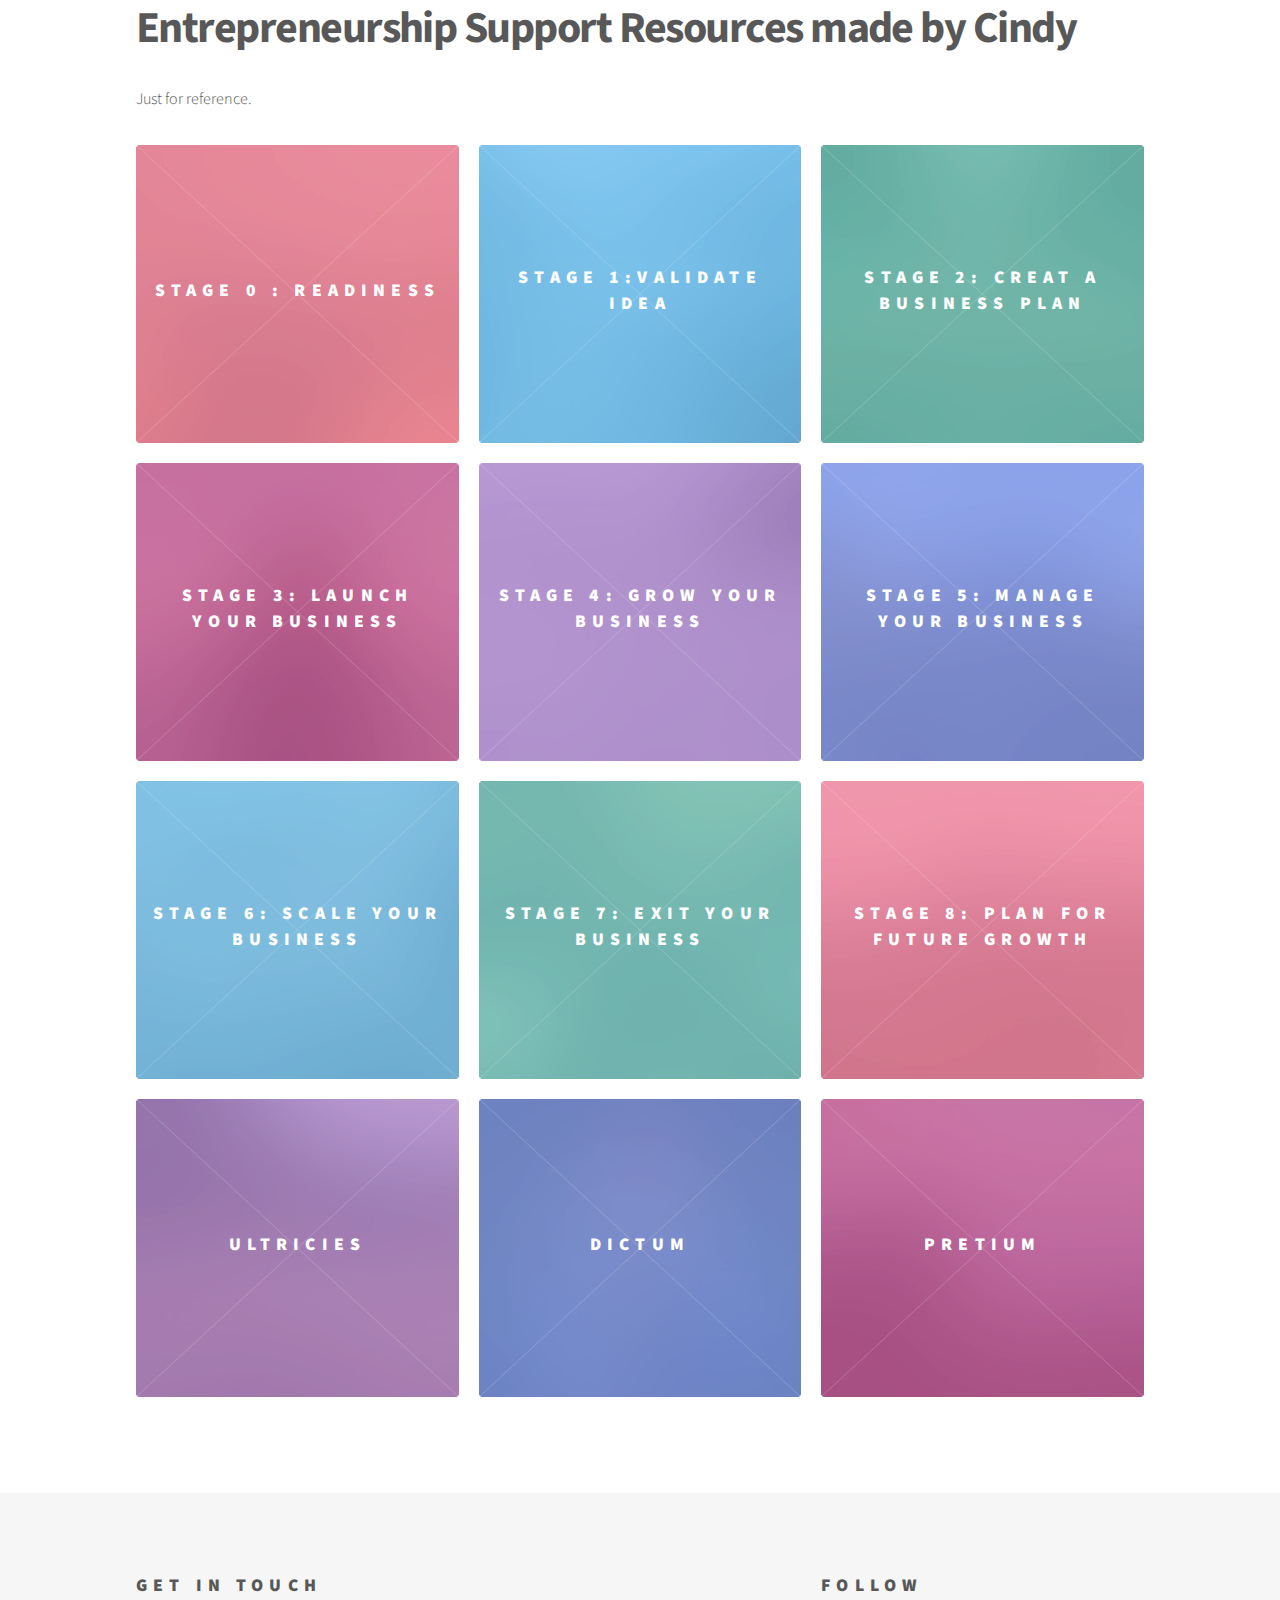
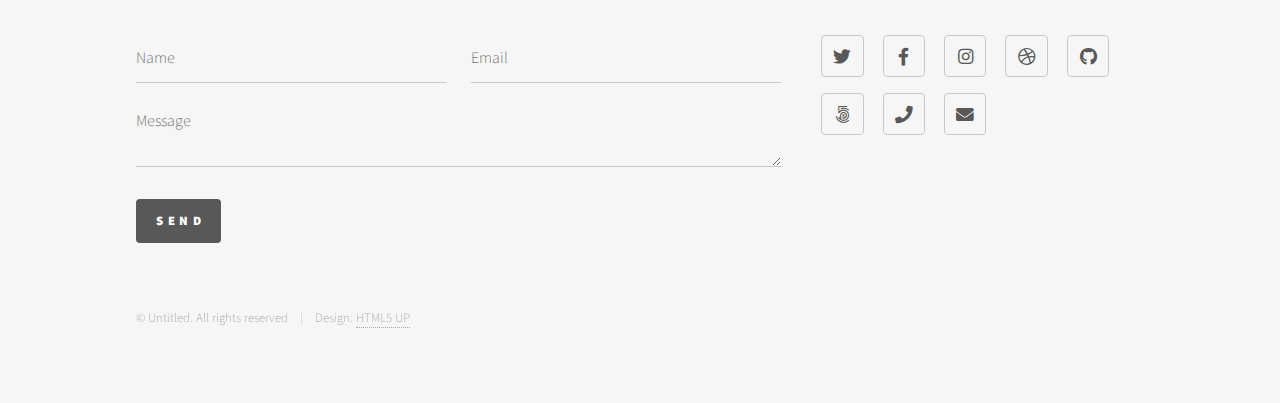
<file: index.html>
<!DOCTYPE HTML>
<!--
	Phantom by HTML5 UP
	html5up.net | @ajlkn
	Free for personal and commercial use under the CCA 3.0 license (html5up.net/license)
-->
<html>
	<head>
		<title>Entrepreneurship Support Cindy</title>
		<meta charset="utf-8" />
		<meta name="viewport" content="width=device-width, initial-scale=1, user-scalable=no" />
		<link rel="stylesheet" href="assets/css/main.css" />
		<noscript><link rel="stylesheet" href="assets/css/noscript.css" /></noscript>
	</head>
	<body class="is-preload">
		<!-- Wrapper -->
			<div id="wrapper">

				<!-- Header -->
					<header id="header">
						<div class="inner">

							<!-- Logo -->
								<a href="index.html" class="logo">
									<span class="symbol"><img src="images/logo.svg" alt="" /></span><span class="title">Phantom</span>
								</a>

							<!-- Nav -->
								<nav>
									<ul>
										<li><a href="#menu">Menu</a></li>
									</ul>
								</nav>

						</div>
					</header>

				<!-- Menu -->
					<nav id="menu">
						<h2>Menu</h2>
						<ul>
							<li><a href="index.html">Home</a></li>
							<li><a href="generic.html">Ipsum veroeros</a></li>
							<li><a href="generic.html">Tempus etiam</a></li>
							<li><a href="generic.html">Consequat dolor</a></li>
							<li><a href="elements.html">Elements</a></li>
						</ul>
					</nav>

				<!-- Main -->
					<div id="main">
						<div class="inner">
							<header>
								<h1> Entrepreneurship Support Resources made by Cindy </h1>
								<p> Just for reference.</p>
							</header>
							<section class="tiles">
								<article class="style1">
									<span class="image">
										<img src="images/pic01.jpg" alt="" />
									</span>
									<a href="readiness.html">
										<h2>STAGE 0 : Readiness</h2>
										<div class="content">
											<p> Found readiness score </p>
										</div>
									</a>
								</article>
								<article class="style2">
									<span class="image">
										<img src="images/pic02.jpg" alt="" />
									</span>
									<a href="idea.html">
										<h2>STAGE 1:Validate Idea </h2>
										<div class="content">
											<p> Validate your business idea check list and Resources </p>
										</div>
									</a>
								</article>
								<article class="style3">
									<span class="image">
										<img src="images/pic03.jpg" alt="" />
									</span>
									<a href="generic.html">
										<h2>Stage 2: Creat a Business Plan</h2>
										<div class="content">
											<p>Sed nisl arcu euismod sit amet nisi lorem etiam dolor veroeros et feugiat.</p>
										</div>
									</a>
								</article>
								<article class="style4">
									<span class="image">
										<img src="images/pic04.jpg" alt="" />
									</span>
									<a href="generic.html">
										<h2>Stage 3: Launch Your Business</h2>
										<div class="content">
											<p>Sed nisl arcu euismod sit amet nisi lorem etiam dolor veroeros et feugiat.</p>
										</div>
									</a>
								</article>
								<article class="style5">
									<span class="image">
										<img src="images/pic05.jpg" alt="" />
									</span>
									<a href="generic.html">
										<h2>Stage 4: Grow Your Business</h2>
										<div class="content">
											<p>Sed nisl arcu euismod sit amet nisi lorem etiam dolor veroeros et feugiat.</p>
										</div>
									</a>
								</article>
								<article class="style6">
									<span class="image">
										<img src="images/pic06.jpg" alt="" />
									</span>
									<a href="generic.html">
										<h2>Stage 5: Manage Your Business</h2>
										<div class="content">
											<p>Sed nisl arcu euismod sit amet nisi lorem etiam dolor veroeros et feugiat.</p>
										</div>
									</a>
								</article>
								<article class="style2">
									<span class="image">
										<img src="images/pic07.jpg" alt="" />
									</span>
									<a href="generic.html">
										<h2>Stage 6: Scale Your Business</h2>
										<div class="content">
											<p>Sed nisl arcu euismod sit amet nisi lorem etiam dolor veroeros et feugiat.</p>
										</div>
									</a>
								</article>
								<article class="style3">
									<span class="image">
										<img src="images/pic08.jpg" alt="" />
									</span>
									<a href="generic.html">
										<h2>Stage 7: Exit Your Business</h2>
										<div class="content">
											<p>Sed nisl arcu euismod sit amet nisi lorem etiam dolor veroeros et feugiat.</p>
										</div>
									</a>
								</article>
								<article class="style1">
									<span class="image">
										<img src="images/pic09.jpg" alt="" />
									</span>
									<a href="generic.html">
										<h2>Stage 8: Plan for Future Growth</h2>
										<div class="content">
											<p>Sed nisl arcu euismod sit amet nisi lorem etiam dolor veroeros et feugiat.</p>
										</div>
									</a>
								</article>
								<article class="style5">
									<span class="image">
										<img src="images/pic10.jpg" alt="" />
									</span>
									<a href="generic.html">
										<h2>Ultricies</h2>
										<div class="content">
											<p>Sed nisl arcu euismod sit amet nisi lorem etiam dolor veroeros et feugiat.</p>
										</div>
									</a>
								</article>
								<article class="style6">
									<span class="image">
										<img src="images/pic11.jpg" alt="" />
									</span>
									<a href="generic.html">
										<h2>Dictum</h2>
										<div class="content">
											<p>Sed nisl arcu euismod sit amet nisi lorem etiam dolor veroeros et feugiat.</p>
										</div>
									</a>
								</article>
								<article class="style4">
									<span class="image">
										<img src="images/pic12.jpg" alt="" />
									</span>
									<a href="generic.html">
										<h2>Pretium</h2>
										<div class="content">
											<p>Sed nisl arcu euismod sit amet nisi lorem etiam dolor veroeros et feugiat.</p>
										</div>
									</a>
								</article>
							</section>
						</div>
					</div>

				<!-- Footer -->
					<footer id="footer">
						<div class="inner">
							<section>
								<h2>Get in touch</h2>
								<form method="post" action="#">
									<div class="fields">
										<div class="field half">
											<input type="text" name="name" id="name" placeholder="Name" />
										</div>
										<div class="field half">
											<input type="email" name="email" id="email" placeholder="Email" />
										</div>
										<div class="field">
											<textarea name="message" id="message" placeholder="Message"></textarea>
										</div>
									</div>
									<ul class="actions">
										<li><input type="submit" value="Send" class="primary" /></li>
									</ul>
								</form>
							</section>
							<section>
								<h2>Follow</h2>
								<ul class="icons">
									<li><a href="#" class="icon brands style2 fa-twitter"><span class="label">Twitter</span></a></li>
									<li><a href="#" class="icon brands style2 fa-facebook-f"><span class="label">Facebook</span></a></li>
									<li><a href="#" class="icon brands style2 fa-instagram"><span class="label">Instagram</span></a></li>
									<li><a href="#" class="icon brands style2 fa-dribbble"><span class="label">Dribbble</span></a></li>
									<li><a href="#" class="icon brands style2 fa-github"><span class="label">GitHub</span></a></li>
									<li><a href="#" class="icon brands style2 fa-500px"><span class="label">500px</span></a></li>
									<li><a href="#" class="icon solid style2 fa-phone"><span class="label">Phone</span></a></li>
									<li><a href="#" class="icon solid style2 fa-envelope"><span class="label">Email</span></a></li>
								</ul>
							</section>
							<ul class="copyright">
								<li>&copy; Untitled. All rights reserved</li><li>Design: <a href="http://html5up.net">HTML5 UP</a></li>
							</ul>
						</div>
					</footer>

			</div>

		<!-- Scripts -->
			<script src="assets/js/jquery.min.js"></script>
			<script src="assets/js/breakpoints.min.js"></script>
			<script src="assets/js/util.js"></script>
			<script src="assets/js/main.js"></script>

	</body>
</html>
</file>
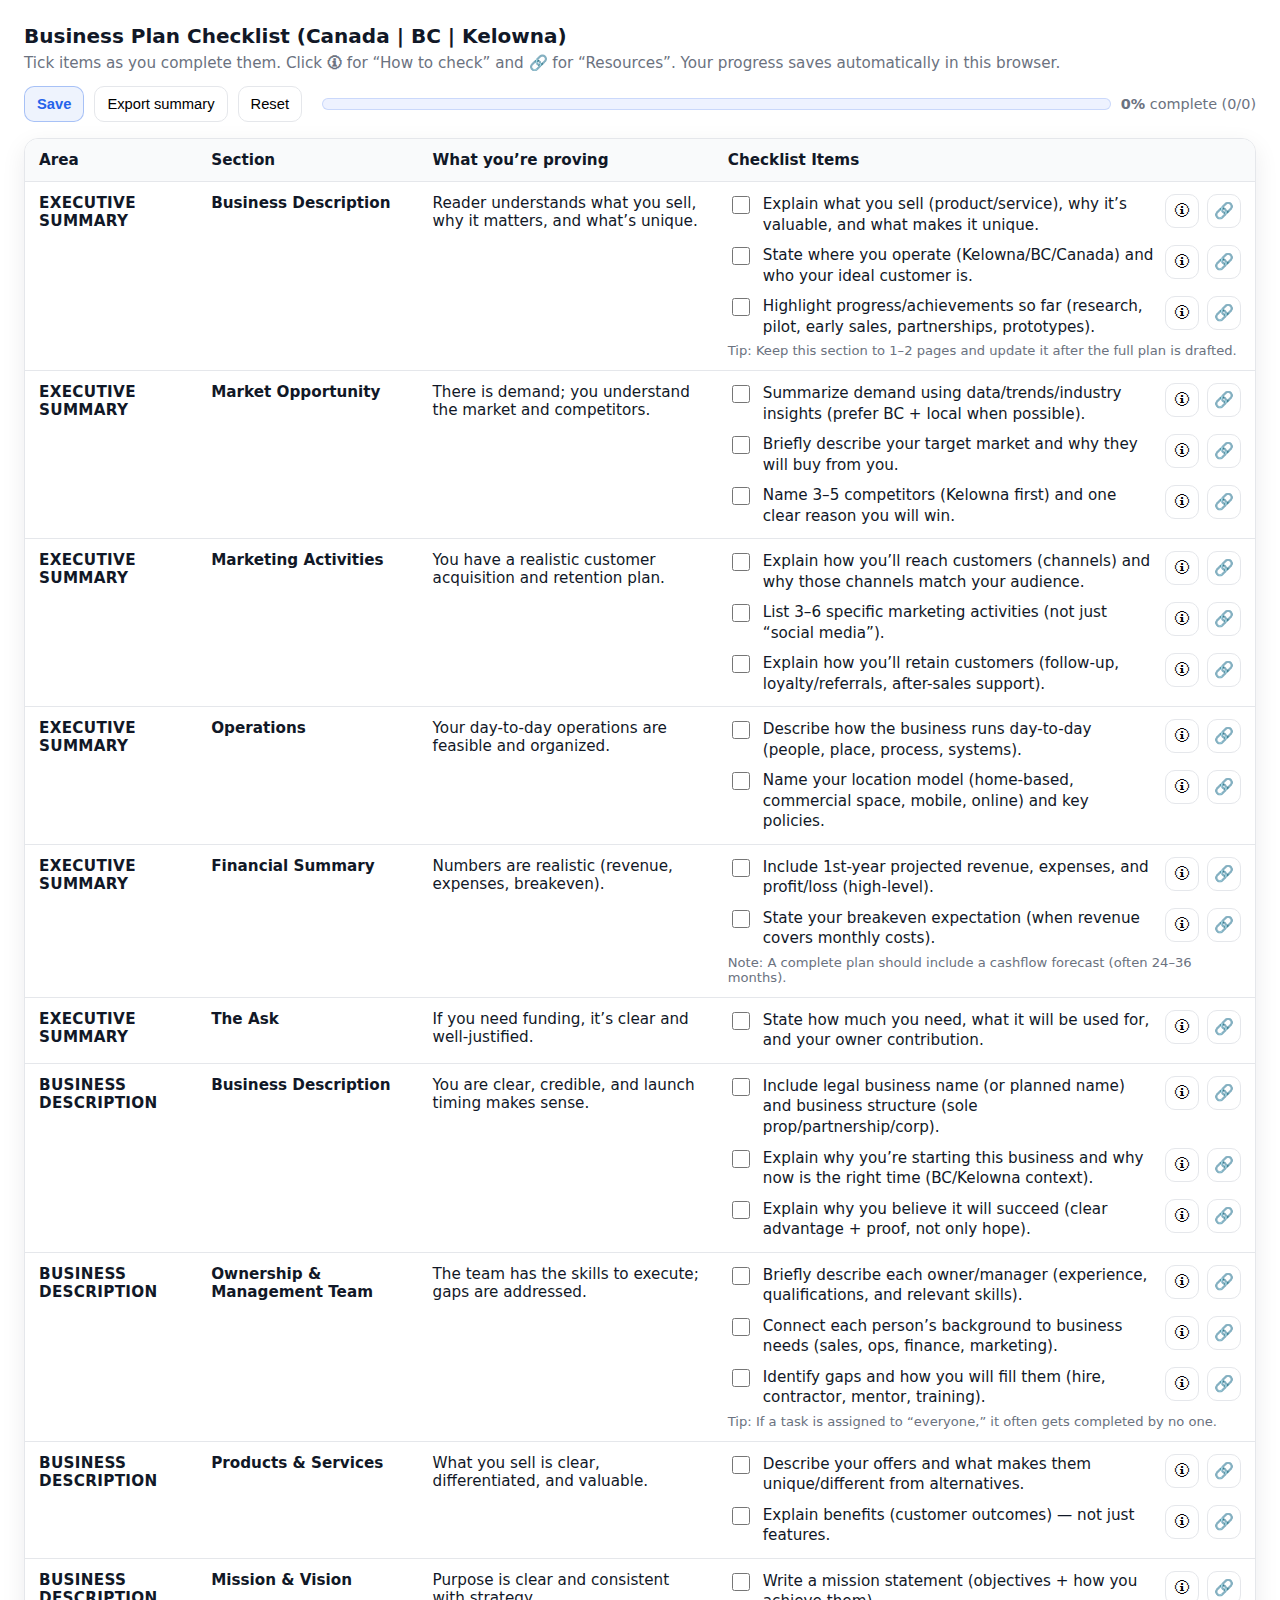
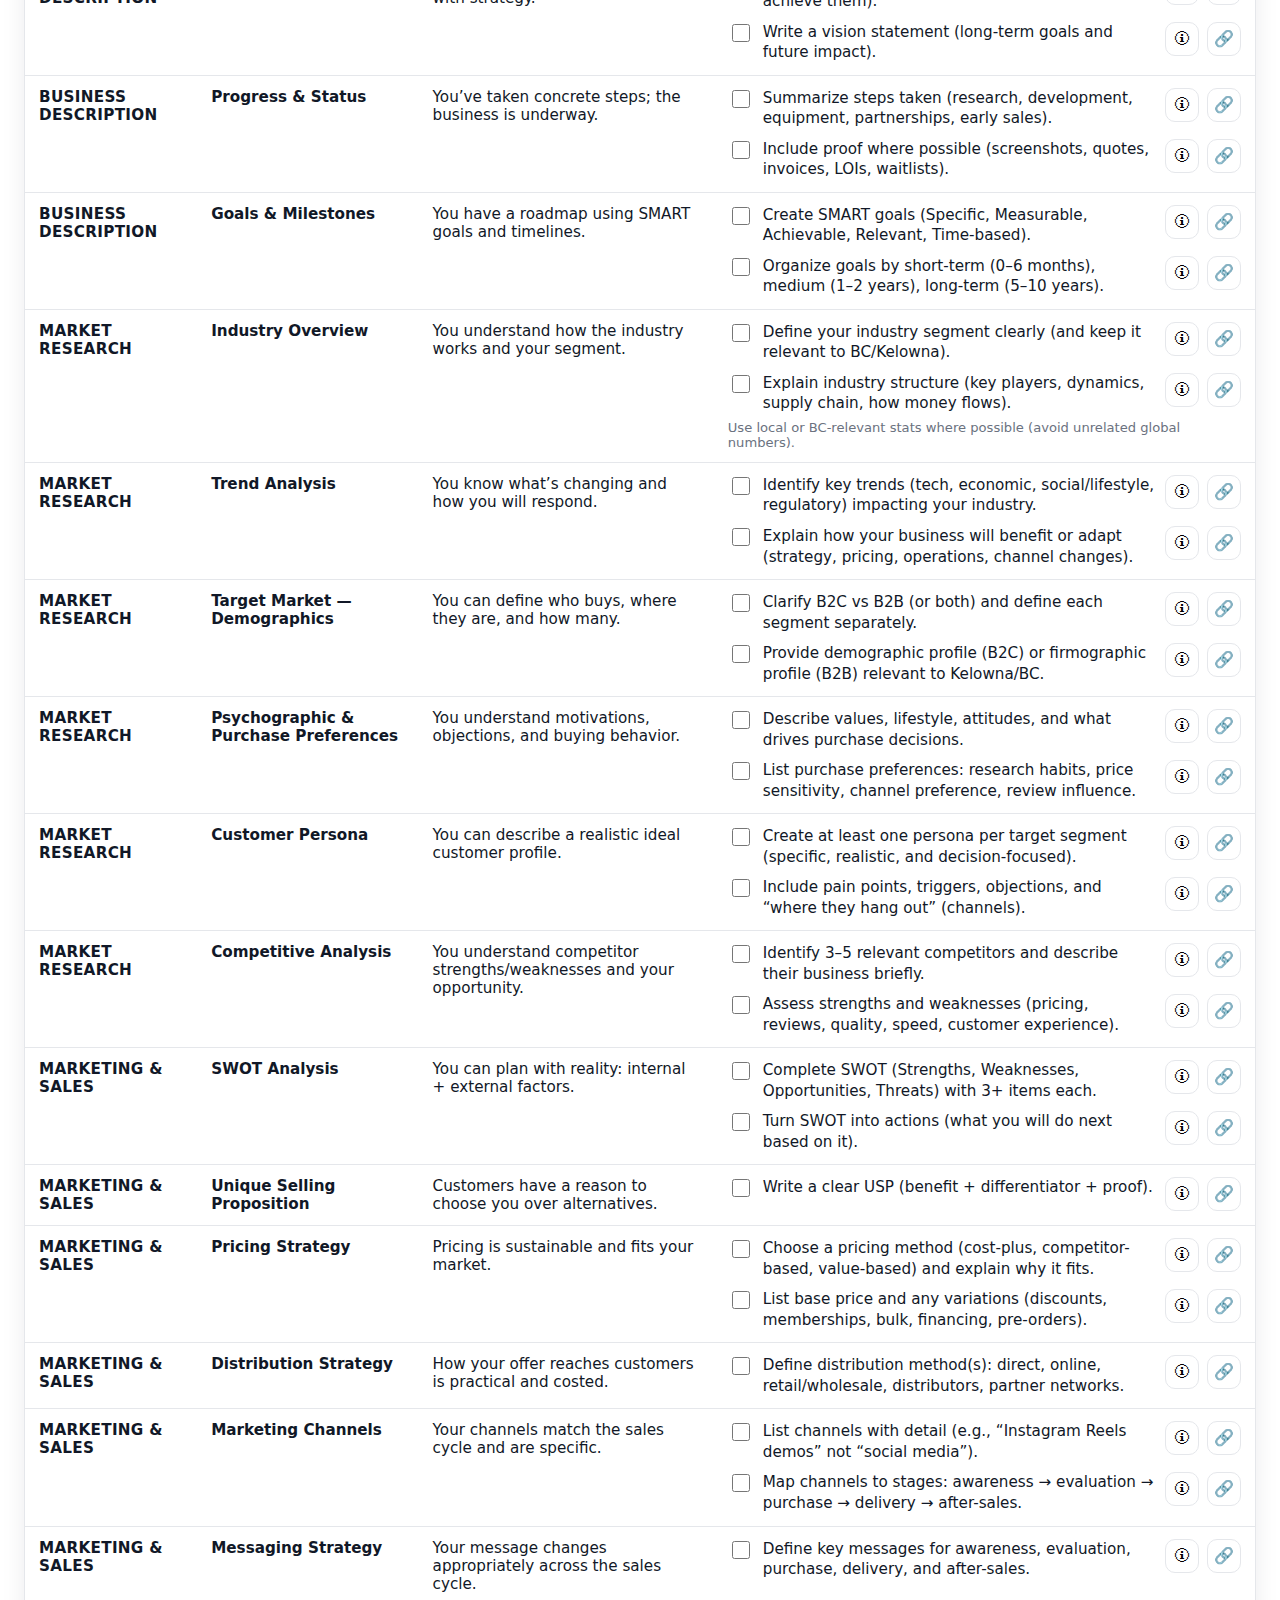
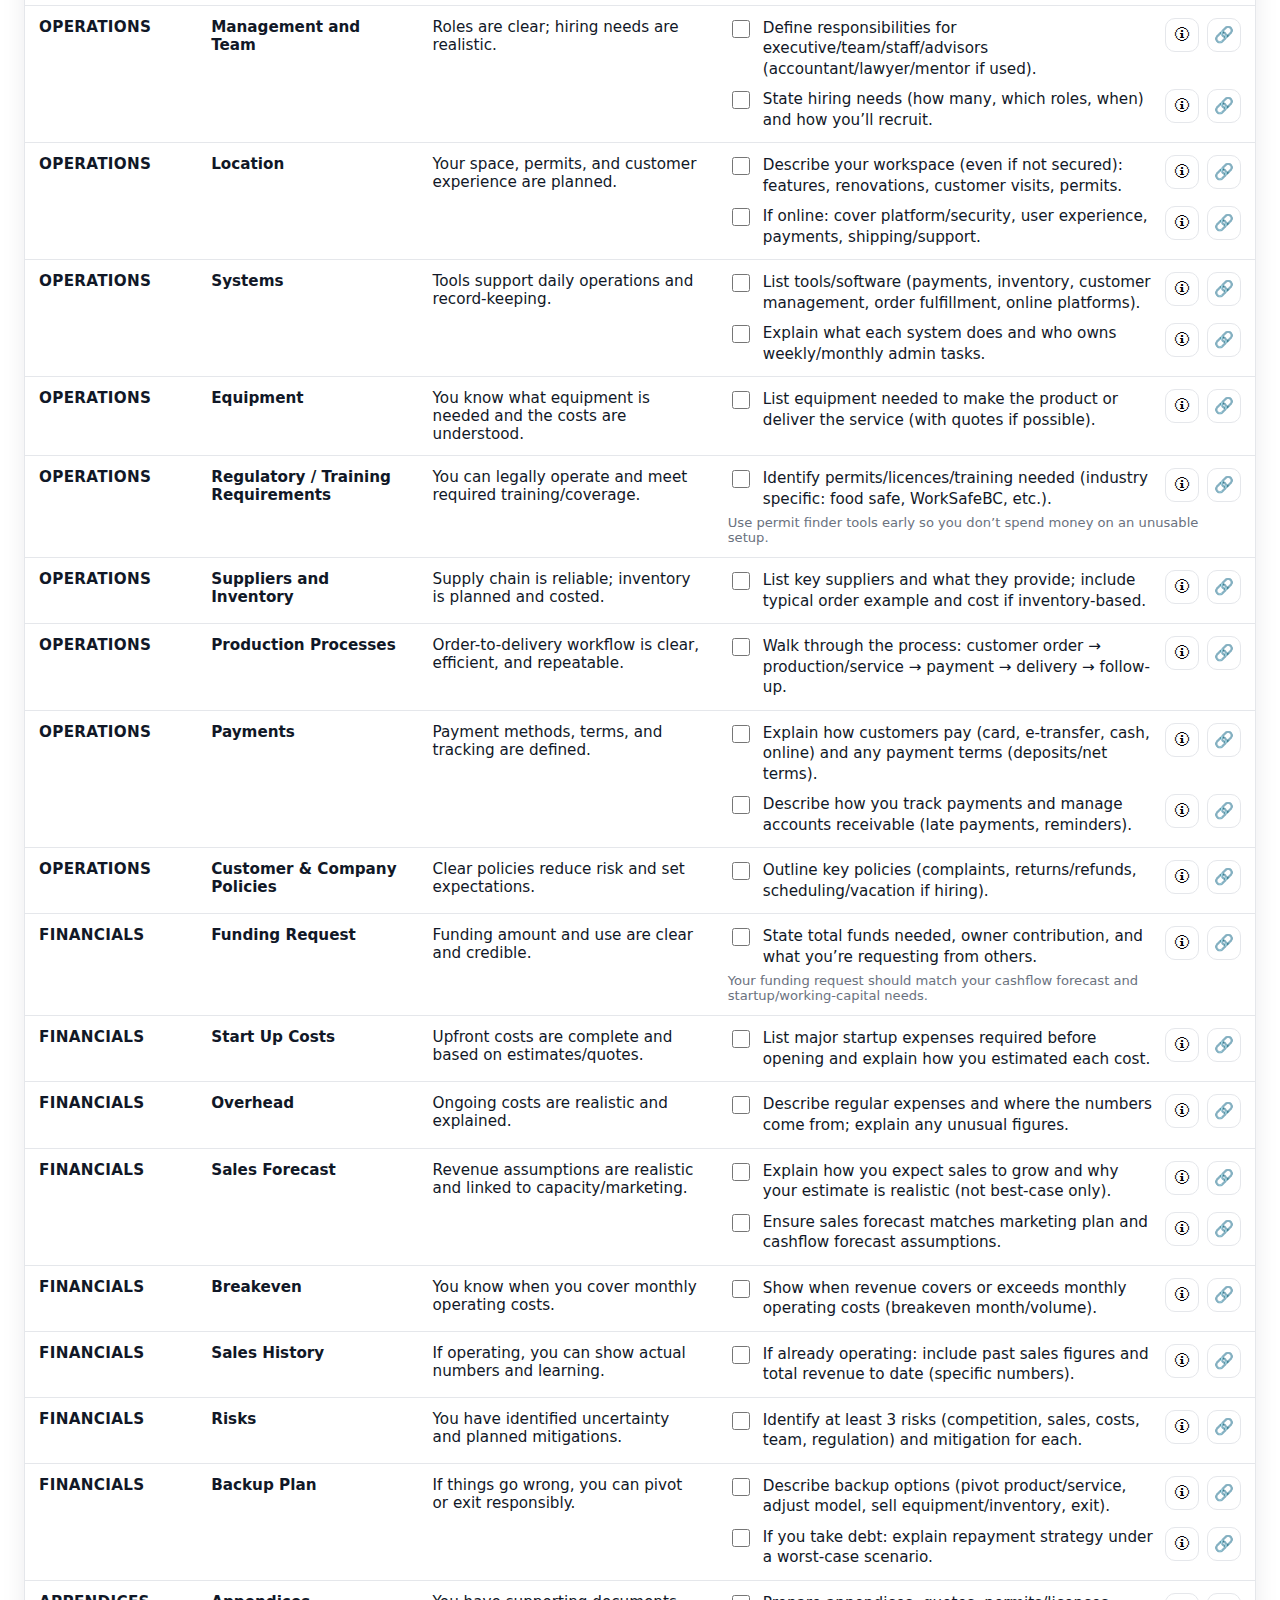
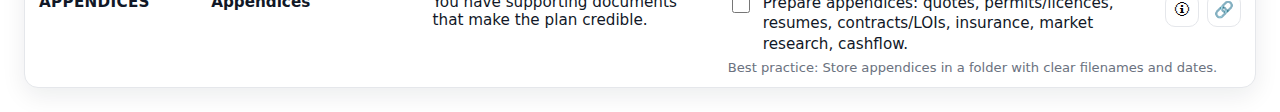
<file: business plan.html>
<!doctype html>
<html lang="en">
<head>
  <meta charset="utf-8" />
  <meta name="viewport" content="width=device-width, initial-scale=1" />
  <title>Business Plan Checklist (Canada | BC | Kelowna)</title>

  <style>
    :root{
      --border:#e5e7eb;
      --text:#111827;
      --muted:#6b7280;
      --bg:#ffffff;
      --bg2:#f9fafb;
      --card:#ffffff;
      --shadow: 0 8px 24px rgba(17,24,39,.08);
      --radius: 14px;
      --accent:#2563eb;
      --panel:#f8fafc;
    }
    body{
      font-family: system-ui, -apple-system, Segoe UI, Roboto, Arial, sans-serif;
      margin: 24px;
      color: var(--text);
      background: var(--bg);
    }
    h1{
      font-size: 1.25rem;
      margin: 0 0 6px;
    }
    .sub{
      margin: 0 0 10px;
      color: var(--muted);
      font-size: 0.95rem;
      max-width: 1100px;
    }

    /* Top bar */
    .topbar{
      display:flex;
      gap:10px;
      align-items:center;
      justify-content:space-between;
      flex-wrap:wrap;
      margin: 14px 0 16px;
    }
    .controls{
      display:flex;
      gap:10px;
      flex-wrap:wrap;
      align-items:center;
    }
    .btn{
      border:1px solid var(--border);
      background:#fff;
      border-radius: 10px;
      padding:9px 12px;
      cursor:pointer;
      font-size:0.92rem;
    }
    .btn:hover{ background: var(--bg2); border-color:#cbd5e1; }
    .btn.primary{
      border-color: rgba(37,99,235,.35);
      background: rgba(37,99,235,.08);
      color: var(--accent);
      font-weight: 700;
    }
    .progress{
      display:flex;
      gap:10px;
      align-items:center;
      min-width: min(520px, 92vw);
      flex: 1 1 380px;
    }
    .bar{
      height: 10px;
      background: #eef2ff;
      border:1px solid rgba(37,99,235,.18);
      border-radius:999px;
      overflow:hidden;
      flex: 1 1 auto;
      min-width: 200px;
    }
    .bar > div{
      height:100%;
      width:0%;
      background: rgba(37,99,235,.55);
    }
    .pct{
      font-size: 0.9rem;
      color: var(--muted);
      white-space: nowrap;
    }
    .tiny{
      font-size: 0.82rem;
      color: var(--muted);
    }

    /* Desktop/tablet: classic table */
    .table-wrap{
      overflow-x: auto;
      border: 1px solid var(--border);
      border-radius: var(--radius);
      background: var(--bg);
      box-shadow: var(--shadow);
    }
    table{
      width: 100%;
      border-collapse: collapse;
      min-width: 1040px;
    }
    thead th{
      text-align: left;
      font-weight: 800;
      font-size: 0.95rem;
      padding: 12px 14px;
      background: var(--bg2);
      border-bottom: 1px solid var(--border);
      position: sticky;
      top: 0;
      z-index: 1;
      white-space: nowrap;
    }
    tbody td{
      padding: 12px 14px;
      border-bottom: 1px solid var(--border);
      vertical-align: top;
      font-size: 0.95rem;
    }
    tbody tr:last-child td{
      border-bottom: none;
    }

    /* Checklist styling */
    .items{
      display: grid;
      gap: 10px;
    }
    .item{
      display: flex;
      align-items: flex-start;
      justify-content: space-between;
      gap: 10px;
      line-height: 1.35;
    }
    .item-left{
      display:flex;
      gap:10px;
      align-items:flex-start;
      min-width: 0;
    }
    .item input[type="checkbox"]{
      width: 18px;
      height: 18px;
      margin-top: 2px;
      accent-color: var(--accent);
      flex: 0 0 auto;
      cursor: pointer;
    }
    .item label{
      cursor: pointer;
      display:block;
    }
    .item-tools{
      display:flex;
      gap:8px;
      flex: 0 0 auto;
    }
    .iconBtn{
      width: 34px;
      height: 34px;
      border-radius: 10px;
      border: 1px solid var(--border);
      background: #fff;
      cursor: pointer;
      display:inline-flex;
      align-items:center;
      justify-content:center;
      font-size: 16px;
      line-height: 1;
    }
    .iconBtn:hover{
      border-color: #cbd5e1;
      background: #f9fafb;
    }
    .iconBtn:focus{
      outline: 2px solid rgba(37,99,235,.25);
      outline-offset: 2px;
    }
    .hint{
      font-size: 0.82rem;
      color: var(--muted);
      margin-top: 6px;
    }

    /* Area + Section cells */
    .areaCell{
      font-weight: 900;
      letter-spacing: .02em;
    }
    .sectionCell{
      font-weight: 800;
    }

    /* Drawer (learning panel) */
    .drawerOverlay{
      position:fixed;
      inset:0;
      background: rgba(17,24,39,.35);
      display:none;
      z-index:50;
    }
    .drawerOverlay.open{ display:block; }
    .drawer{
      position:fixed;
      top:0;
      right:0;
      height:100%;
      width:min(560px, 92vw);
      background:#fff;
      box-shadow: var(--shadow);
      transform: translateX(105%);
      transition: transform .18s ease;
      z-index:60;
      display:flex;
      flex-direction:column;
    }
    .drawer.open{ transform: translateX(0); }
    .drawerHeader{
      padding:14px;
      border-bottom:1px solid var(--border);
      display:flex;
      align-items:flex-start;
      justify-content:space-between;
      gap:12px;
    }
    .drawerHeader h2{
      margin:0;
      font-size: 1rem;
      line-height:1.25;
    }
    .drawerTag{
      margin-top:6px;
      font-size:0.85rem;
      color: var(--muted);
    }
    .closeBtn{
      border:1px solid var(--border);
      background:#fff;
      border-radius: 10px;
      padding:8px 10px;
      cursor:pointer;
    }
    .tabs{
      display:flex;
      gap:8px;
      padding:10px 14px;
      border-bottom:1px solid var(--border);
      background: var(--panel);
    }
    .tab{
      border:1px solid var(--border);
      background:#fff;
      border-radius: 999px;
      padding:7px 10px;
      font-size:0.9rem;
      cursor:pointer;
    }
    .tab.active{
      border-color: rgba(37,99,235,.35);
      background: rgba(37,99,235,.08);
      color: var(--accent);
      font-weight:800;
    }
    .drawerBody{
      padding: 12px 14px 18px;
      overflow:auto;
    }
    .panelBlock{
      border:1px solid var(--border);
      border-radius: 12px;
      padding: 12px;
      margin-bottom: 10px;
      background:#fff;
    }
    .panelTitle{
      margin:0 0 8px 0;
      font-size: 0.82rem;
      color: var(--muted);
      text-transform: uppercase;
      letter-spacing: .06em;
      font-weight: 900;
    }
    ul{
      margin:0;
      padding-left: 18px;
    }
    li{ margin: 6px 0; }
    .links a{
      display:block;
      margin: 6px 0;
      word-break: break-word;
    }

    /* Mobile: cards */
    @media (max-width: 640px){
      body{ margin: 16px; }
      .table-wrap{
        border: none;
        border-radius: 0;
        box-shadow: none;
        overflow: visible;
      }
      table{ min-width: 0; }
      thead{ display: none; }
      tbody, tr, td{ display: block; width: 100%; }
      tbody tr{
        border: 1px solid var(--border);
        border-radius: var(--radius);
        margin-bottom: 12px;
        background: var(--card);
        box-shadow: var(--shadow);
        overflow: hidden;
      }
      tbody td{
        border: none;
        border-bottom: 1px solid var(--border);
        padding: 12px 14px;
      }
      tbody td:last-child{ border-bottom: none; }
      td::before{
        content: attr(data-label);
        display: block;
        font-weight: 800;
        font-size: 0.85rem;
        color: var(--muted);
        margin-bottom: 6px;
      }
      .progress{ min-width: 100%; }
    }
  </style>
</head>

<body>
  <h1>Business Plan Checklist (Canada | BC | Kelowna)</h1>
  <p class="sub">
    Tick items as you complete them. Click <b>🛈</b> for “How to check” and <b>🔗</b> for “Resources”.
    Your progress saves automatically in this browser.
  </p>

  <div class="topbar" aria-label="Checklist controls">
    <div class="controls">
      <button class="btn primary" type="button" id="btnSave">Save</button>
      <button class="btn" type="button" id="btnExport">Export summary</button>
      <button class="btn" type="button" id="btnReset">Reset</button>
      <span class="tiny" id="saveStatus" aria-live="polite"></span>
    </div>

    <div class="progress" aria-label="Progress">
      <div class="bar" aria-hidden="true"><div id="barFill"></div></div>
      <div class="pct"><b id="pctText">0%</b> complete (<span id="countText">0/0</span>)</div>
    </div>
  </div>

  <div class="table-wrap" role="region" aria-label="Business Plan Checklist Table" tabindex="0">
    <table>
      <thead>
        <tr>
          <th style="width:14%">Area</th>
          <th style="width:18%">Section</th>
          <th style="width:24%">What you’re proving</th>
          <th>Checklist Items</th>
        </tr>
      </thead>

      <tbody>
        <!-- ===================== EXECUTIVE SUMMARY ===================== -->
        <tr>
          <td class="areaCell" data-label="Area">EXECUTIVE SUMMARY</td>
          <td class="sectionCell" data-label="Section">Business Description</td>
          <td data-label="What you’re proving">Reader understands what you sell, why it matters, and what’s unique.</td>
          <td data-label="Checklist Items">
            <div class="items">
              <div class="item">
                <div class="item-left">
                  <input id="es-bd-1" type="checkbox" />
                  <label for="es-bd-1">Explain what you sell (product/service), why it’s valuable, and what makes it unique.</label>
                </div>
                <div class="item-tools">
                  <button class="iconBtn" type="button" data-open="how" data-id="es-bd-1" aria-label="How to check">🛈</button>
                  <button class="iconBtn" type="button" data-open="res" data-id="es-bd-1" aria-label="Resources">🔗</button>
                </div>
              </div>

              <div class="item">
                <div class="item-left">
                  <input id="es-bd-2" type="checkbox" />
                  <label for="es-bd-2">State where you operate (Kelowna/BC/Canada) and who your ideal customer is.</label>
                </div>
                <div class="item-tools">
                  <button class="iconBtn" type="button" data-open="how" data-id="es-bd-2">🛈</button>
                  <button class="iconBtn" type="button" data-open="res" data-id="es-bd-2">🔗</button>
                </div>
              </div>

              <div class="item">
                <div class="item-left">
                  <input id="es-bd-3" type="checkbox" />
                  <label for="es-bd-3">Highlight progress/achievements so far (research, pilot, early sales, partnerships, prototypes).</label>
                </div>
                <div class="item-tools">
                  <button class="iconBtn" type="button" data-open="how" data-id="es-bd-3">🛈</button>
                  <button class="iconBtn" type="button" data-open="res" data-id="es-bd-3">🔗</button>
                </div>
              </div>
            </div>
            <div class="hint">Tip: Keep this section to 1–2 pages and update it after the full plan is drafted.</div>
          </td>
        </tr>

        <tr>
          <td class="areaCell" data-label="Area">EXECUTIVE SUMMARY</td>
          <td class="sectionCell" data-label="Section">Market Opportunity</td>
          <td data-label="What you’re proving">There is demand; you understand the market and competitors.</td>
          <td data-label="Checklist Items">
            <div class="items">
              <div class="item">
                <div class="item-left">
                  <input id="es-mo-1" type="checkbox" />
                  <label for="es-mo-1">Summarize demand using data/trends/industry insights (prefer BC + local when possible).</label>
                </div>
                <div class="item-tools">
                  <button class="iconBtn" data-open="how" data-id="es-mo-1" type="button">🛈</button>
                  <button class="iconBtn" data-open="res" data-id="es-mo-1" type="button">🔗</button>
                </div>
              </div>
              <div class="item">
                <div class="item-left">
                  <input id="es-mo-2" type="checkbox" />
                  <label for="es-mo-2">Briefly describe your target market and why they will buy from you.</label>
                </div>
                <div class="item-tools">
                  <button class="iconBtn" data-open="how" data-id="es-mo-2" type="button">🛈</button>
                  <button class="iconBtn" data-open="res" data-id="es-mo-2" type="button">🔗</button>
                </div>
              </div>
              <div class="item">
                <div class="item-left">
                  <input id="es-mo-3" type="checkbox" />
                  <label for="es-mo-3">Name 3–5 competitors (Kelowna first) and one clear reason you will win.</label>
                </div>
                <div class="item-tools">
                  <button class="iconBtn" data-open="how" data-id="es-mo-3" type="button">🛈</button>
                  <button class="iconBtn" data-open="res" data-id="es-mo-3" type="button">🔗</button>
                </div>
              </div>
            </div>
          </td>
        </tr>

        <tr>
          <td class="areaCell" data-label="Area">EXECUTIVE SUMMARY</td>
          <td class="sectionCell" data-label="Section">Marketing Activities</td>
          <td data-label="What you’re proving">You have a realistic customer acquisition and retention plan.</td>
          <td data-label="Checklist Items">
            <div class="items">
              <div class="item">
                <div class="item-left">
                  <input id="es-ma-1" type="checkbox" />
                  <label for="es-ma-1">Explain how you’ll reach customers (channels) and why those channels match your audience.</label>
                </div>
                <div class="item-tools">
                  <button class="iconBtn" data-open="how" data-id="es-ma-1" type="button">🛈</button>
                  <button class="iconBtn" data-open="res" data-id="es-ma-1" type="button">🔗</button>
                </div>
              </div>
              <div class="item">
                <div class="item-left">
                  <input id="es-ma-2" type="checkbox" />
                  <label for="es-ma-2">List 3–6 specific marketing activities (not just “social media”).</label>
                </div>
                <div class="item-tools">
                  <button class="iconBtn" data-open="how" data-id="es-ma-2" type="button">🛈</button>
                  <button class="iconBtn" data-open="res" data-id="es-ma-2" type="button">🔗</button>
                </div>
              </div>
              <div class="item">
                <div class="item-left">
                  <input id="es-ma-3" type="checkbox" />
                  <label for="es-ma-3">Explain how you’ll retain customers (follow-up, loyalty/referrals, after-sales support).</label>
                </div>
                <div class="item-tools">
                  <button class="iconBtn" data-open="how" data-id="es-ma-3" type="button">🛈</button>
                  <button class="iconBtn" data-open="res" data-id="es-ma-3" type="button">🔗</button>
                </div>
              </div>
            </div>
          </td>
        </tr>

        <tr>
          <td class="areaCell" data-label="Area">EXECUTIVE SUMMARY</td>
          <td class="sectionCell" data-label="Section">Operations</td>
          <td data-label="What you’re proving">Your day-to-day operations are feasible and organized.</td>
          <td data-label="Checklist Items">
            <div class="items">
              <div class="item">
                <div class="item-left">
                  <input id="es-op-1" type="checkbox" />
                  <label for="es-op-1">Describe how the business runs day-to-day (people, place, process, systems).</label>
                </div>
                <div class="item-tools">
                  <button class="iconBtn" data-open="how" data-id="es-op-1" type="button">🛈</button>
                  <button class="iconBtn" data-open="res" data-id="es-op-1" type="button">🔗</button>
                </div>
              </div>
              <div class="item">
                <div class="item-left">
                  <input id="es-op-2" type="checkbox" />
                  <label for="es-op-2">Name your location model (home-based, commercial space, mobile, online) and key policies.</label>
                </div>
                <div class="item-tools">
                  <button class="iconBtn" data-open="how" data-id="es-op-2" type="button">🛈</button>
                  <button class="iconBtn" data-open="res" data-id="es-op-2" type="button">🔗</button>
                </div>
              </div>
            </div>
          </td>
        </tr>

        <tr>
          <td class="areaCell" data-label="Area">EXECUTIVE SUMMARY</td>
          <td class="sectionCell" data-label="Section">Financial Summary</td>
          <td data-label="What you’re proving">Numbers are realistic (revenue, expenses, breakeven).</td>
          <td data-label="Checklist Items">
            <div class="items">
              <div class="item">
                <div class="item-left">
                  <input id="es-fin-1" type="checkbox" />
                  <label for="es-fin-1">Include 1st-year projected revenue, expenses, and profit/loss (high-level).</label>
                </div>
                <div class="item-tools">
                  <button class="iconBtn" data-open="how" data-id="es-fin-1" type="button">🛈</button>
                  <button class="iconBtn" data-open="res" data-id="es-fin-1" type="button">🔗</button>
                </div>
              </div>
              <div class="item">
                <div class="item-left">
                  <input id="es-fin-2" type="checkbox" />
                  <label for="es-fin-2">State your breakeven expectation (when revenue covers monthly costs).</label>
                </div>
                <div class="item-tools">
                  <button class="iconBtn" data-open="how" data-id="es-fin-2" type="button">🛈</button>
                  <button class="iconBtn" data-open="res" data-id="es-fin-2" type="button">🔗</button>
                </div>
              </div>
            </div>
            <div class="hint">Note: A complete plan should include a cashflow forecast (often 24–36 months).</div>
          </td>
        </tr>

        <tr>
          <td class="areaCell" data-label="Area">EXECUTIVE SUMMARY</td>
          <td class="sectionCell" data-label="Section">The Ask</td>
          <td data-label="What you’re proving">If you need funding, it’s clear and well-justified.</td>
          <td data-label="Checklist Items">
            <div class="items">
              <div class="item">
                <div class="item-left">
                  <input id="es-ask-1" type="checkbox" />
                  <label for="es-ask-1">State how much you need, what it will be used for, and your owner contribution.</label>
                </div>
                <div class="item-tools">
                  <button class="iconBtn" data-open="how" data-id="es-ask-1" type="button">🛈</button>
                  <button class="iconBtn" data-open="res" data-id="es-ask-1" type="button">🔗</button>
                </div>
              </div>
            </div>
          </td>
        </tr>

        <!-- ===================== BUSINESS DESCRIPTION ===================== -->
        <tr>
          <td class="areaCell" data-label="Area">BUSINESS DESCRIPTION</td>
          <td class="sectionCell" data-label="Section">Business Description</td>
          <td data-label="What you’re proving">You are clear, credible, and launch timing makes sense.</td>
          <td data-label="Checklist Items">
            <div class="items">
              <div class="item">
                <div class="item-left">
                  <input id="bd-1" type="checkbox" />
                  <label for="bd-1">Include legal business name (or planned name) and business structure (sole prop/partnership/corp).</label>
                </div>
                <div class="item-tools">
                  <button class="iconBtn" data-open="how" data-id="bd-1" type="button">🛈</button>
                  <button class="iconBtn" data-open="res" data-id="bd-1" type="button">🔗</button>
                </div>
              </div>
              <div class="item">
                <div class="item-left">
                  <input id="bd-2" type="checkbox" />
                  <label for="bd-2">Explain why you’re starting this business and why now is the right time (BC/Kelowna context).</label>
                </div>
                <div class="item-tools">
                  <button class="iconBtn" data-open="how" data-id="bd-2" type="button">🛈</button>
                  <button class="iconBtn" data-open="res" data-id="bd-2" type="button">🔗</button>
                </div>
              </div>
              <div class="item">
                <div class="item-left">
                  <input id="bd-3" type="checkbox" />
                  <label for="bd-3">Explain why you believe it will succeed (clear advantage + proof, not only hope).</label>
                </div>
                <div class="item-tools">
                  <button class="iconBtn" data-open="how" data-id="bd-3" type="button">🛈</button>
                  <button class="iconBtn" data-open="res" data-id="bd-3" type="button">🔗</button>
                </div>
              </div>
            </div>
          </td>
        </tr>

        <tr>
          <td class="areaCell" data-label="Area">BUSINESS DESCRIPTION</td>
          <td class="sectionCell" data-label="Section">Ownership & Management Team</td>
          <td data-label="What you’re proving">The team has the skills to execute; gaps are addressed.</td>
          <td data-label="Checklist Items">
            <div class="items">
              <div class="item">
                <div class="item-left">
                  <input id="team-1" type="checkbox" />
                  <label for="team-1">Briefly describe each owner/manager (experience, qualifications, and relevant skills).</label>
                </div>
                <div class="item-tools">
                  <button class="iconBtn" data-open="how" data-id="team-1" type="button">🛈</button>
                  <button class="iconBtn" data-open="res" data-id="team-1" type="button">🔗</button>
                </div>
              </div>
              <div class="item">
                <div class="item-left">
                  <input id="team-2" type="checkbox" />
                  <label for="team-2">Connect each person’s background to business needs (sales, ops, finance, marketing).</label>
                </div>
                <div class="item-tools">
                  <button class="iconBtn" data-open="how" data-id="team-2" type="button">🛈</button>
                  <button class="iconBtn" data-open="res" data-id="team-2" type="button">🔗</button>
                </div>
              </div>
              <div class="item">
                <div class="item-left">
                  <input id="team-3" type="checkbox" />
                  <label for="team-3">Identify gaps and how you will fill them (hire, contractor, mentor, training).</label>
                </div>
                <div class="item-tools">
                  <button class="iconBtn" data-open="how" data-id="team-3" type="button">🛈</button>
                  <button class="iconBtn" data-open="res" data-id="team-3" type="button">🔗</button>
                </div>
              </div>
            </div>
            <div class="hint">Tip: If a task is assigned to “everyone,” it often gets completed by no one.</div>
          </td>
        </tr>

        <tr>
          <td class="areaCell" data-label="Area">BUSINESS DESCRIPTION</td>
          <td class="sectionCell" data-label="Section">Products & Services</td>
          <td data-label="What you’re proving">What you sell is clear, differentiated, and valuable.</td>
          <td data-label="Checklist Items">
            <div class="items">
              <div class="item">
                <div class="item-left">
                  <input id="ps-1" type="checkbox" />
                  <label for="ps-1">Describe your offers and what makes them unique/different from alternatives.</label>
                </div>
                <div class="item-tools">
                  <button class="iconBtn" data-open="how" data-id="ps-1" type="button">🛈</button>
                  <button class="iconBtn" data-open="res" data-id="ps-1" type="button">🔗</button>
                </div>
              </div>
              <div class="item">
                <div class="item-left">
                  <input id="ps-2" type="checkbox" />
                  <label for="ps-2">Explain benefits (customer outcomes) — not just features.</label>
                </div>
                <div class="item-tools">
                  <button class="iconBtn" data-open="how" data-id="ps-2" type="button">🛈</button>
                  <button class="iconBtn" data-open="res" data-id="ps-2" type="button">🔗</button>
                </div>
              </div>
            </div>
          </td>
        </tr>

        <tr>
          <td class="areaCell" data-label="Area">BUSINESS DESCRIPTION</td>
          <td class="sectionCell" data-label="Section">Mission & Vision</td>
          <td data-label="What you’re proving">Purpose is clear and consistent with strategy.</td>
          <td data-label="Checklist Items">
            <div class="items">
              <div class="item">
                <div class="item-left">
                  <input id="mv-1" type="checkbox" />
                  <label for="mv-1">Write a mission statement (objectives + how you achieve them).</label>
                </div>
                <div class="item-tools">
                  <button class="iconBtn" data-open="how" data-id="mv-1" type="button">🛈</button>
                  <button class="iconBtn" data-open="res" data-id="mv-1" type="button">🔗</button>
                </div>
              </div>
              <div class="item">
                <div class="item-left">
                  <input id="mv-2" type="checkbox" />
                  <label for="mv-2">Write a vision statement (long-term goals and future impact).</label>
                </div>
                <div class="item-tools">
                  <button class="iconBtn" data-open="how" data-id="mv-2" type="button">🛈</button>
                  <button class="iconBtn" data-open="res" data-id="mv-2" type="button">🔗</button>
                </div>
              </div>
            </div>
          </td>
        </tr>

        <tr>
          <td class="areaCell" data-label="Area">BUSINESS DESCRIPTION</td>
          <td class="sectionCell" data-label="Section">Progress & Status</td>
          <td data-label="What you’re proving">You’ve taken concrete steps; the business is underway.</td>
          <td data-label="Checklist Items">
            <div class="items">
              <div class="item">
                <div class="item-left">
                  <input id="prog-1" type="checkbox" />
                  <label for="prog-1">Summarize steps taken (research, development, equipment, partnerships, early sales).</label>
                </div>
                <div class="item-tools">
                  <button class="iconBtn" data-open="how" data-id="prog-1" type="button">🛈</button>
                  <button class="iconBtn" data-open="res" data-id="prog-1" type="button">🔗</button>
                </div>
              </div>
              <div class="item">
                <div class="item-left">
                  <input id="prog-2" type="checkbox" />
                  <label for="prog-2">Include proof where possible (screenshots, quotes, invoices, LOIs, waitlists).</label>
                </div>
                <div class="item-tools">
                  <button class="iconBtn" data-open="how" data-id="prog-2" type="button">🛈</button>
                  <button class="iconBtn" data-open="res" data-id="prog-2" type="button">🔗</button>
                </div>
              </div>
            </div>
          </td>
        </tr>

        <tr>
          <td class="areaCell" data-label="Area">BUSINESS DESCRIPTION</td>
          <td class="sectionCell" data-label="Section">Goals & Milestones</td>
          <td data-label="What you’re proving">You have a roadmap using SMART goals and timelines.</td>
          <td data-label="Checklist Items">
            <div class="items">
              <div class="item">
                <div class="item-left">
                  <input id="goals-1" type="checkbox" />
                  <label for="goals-1">Create SMART goals (Specific, Measurable, Achievable, Relevant, Time-based).</label>
                </div>
                <div class="item-tools">
                  <button class="iconBtn" data-open="how" data-id="goals-1" type="button">🛈</button>
                  <button class="iconBtn" data-open="res" data-id="goals-1" type="button">🔗</button>
                </div>
              </div>
              <div class="item">
                <div class="item-left">
                  <input id="goals-2" type="checkbox" />
                  <label for="goals-2">Organize goals by short-term (0–6 months), medium (1–2 years), long-term (5–10 years).</label>
                </div>
                <div class="item-tools">
                  <button class="iconBtn" data-open="how" data-id="goals-2" type="button">🛈</button>
                  <button class="iconBtn" data-open="res" data-id="goals-2" type="button">🔗</button>
                </div>
              </div>
            </div>
          </td>
        </tr>

        <!-- ===================== MARKET RESEARCH ===================== -->
        <tr>
          <td class="areaCell" data-label="Area">MARKET RESEARCH</td>
          <td class="sectionCell" data-label="Section">Industry Overview</td>
          <td data-label="What you’re proving">You understand how the industry works and your segment.</td>
          <td data-label="Checklist Items">
            <div class="items">
              <div class="item">
                <div class="item-left">
                  <input id="ind-1" type="checkbox" />
                  <label for="ind-1">Define your industry segment clearly (and keep it relevant to BC/Kelowna).</label>
                </div>
                <div class="item-tools">
                  <button class="iconBtn" data-open="how" data-id="ind-1" type="button">🛈</button>
                  <button class="iconBtn" data-open="res" data-id="ind-1" type="button">🔗</button>
                </div>
              </div>
              <div class="item">
                <div class="item-left">
                  <input id="ind-2" type="checkbox" />
                  <label for="ind-2">Explain industry structure (key players, dynamics, supply chain, how money flows).</label>
                </div>
                <div class="item-tools">
                  <button class="iconBtn" data-open="how" data-id="ind-2" type="button">🛈</button>
                  <button class="iconBtn" data-open="res" data-id="ind-2" type="button">🔗</button>
                </div>
              </div>
            </div>
            <div class="hint">Use local or BC-relevant stats where possible (avoid unrelated global numbers).</div>
          </td>
        </tr>

        <tr>
          <td class="areaCell" data-label="Area">MARKET RESEARCH</td>
          <td class="sectionCell" data-label="Section">Trend Analysis</td>
          <td data-label="What you’re proving">You know what’s changing and how you will respond.</td>
          <td data-label="Checklist Items">
            <div class="items">
              <div class="item">
                <div class="item-left">
                  <input id="trend-1" type="checkbox" />
                  <label for="trend-1">Identify key trends (tech, economic, social/lifestyle, regulatory) impacting your industry.</label>
                </div>
                <div class="item-tools">
                  <button class="iconBtn" data-open="how" data-id="trend-1" type="button">🛈</button>
                  <button class="iconBtn" data-open="res" data-id="trend-1" type="button">🔗</button>
                </div>
              </div>
              <div class="item">
                <div class="item-left">
                  <input id="trend-2" type="checkbox" />
                  <label for="trend-2">Explain how your business will benefit or adapt (strategy, pricing, operations, channel changes).</label>
                </div>
                <div class="item-tools">
                  <button class="iconBtn" data-open="how" data-id="trend-2" type="button">🛈</button>
                  <button class="iconBtn" data-open="res" data-id="trend-2" type="button">🔗</button>
                </div>
              </div>
            </div>
          </td>
        </tr>

        <tr>
          <td class="areaCell" data-label="Area">MARKET RESEARCH</td>
          <td class="sectionCell" data-label="Section">Target Market — Demographics</td>
          <td data-label="What you’re proving">You can define who buys, where they are, and how many.</td>
          <td data-label="Checklist Items">
            <div class="items">
              <div class="item">
                <div class="item-left">
                  <input id="demo-1" type="checkbox" />
                  <label for="demo-1">Clarify B2C vs B2B (or both) and define each segment separately.</label>
                </div>
                <div class="item-tools">
                  <button class="iconBtn" data-open="how" data-id="demo-1" type="button">🛈</button>
                  <button class="iconBtn" data-open="res" data-id="demo-1" type="button">🔗</button>
                </div>
              </div>
              <div class="item">
                <div class="item-left">
                  <input id="demo-2" type="checkbox" />
                  <label for="demo-2">Provide demographic profile (B2C) or firmographic profile (B2B) relevant to Kelowna/BC.</label>
                </div>
                <div class="item-tools">
                  <button class="iconBtn" data-open="how" data-id="demo-2" type="button">🛈</button>
                  <button class="iconBtn" data-open="res" data-id="demo-2" type="button">🔗</button>
                </div>
              </div>
            </div>
          </td>
        </tr>

        <tr>
          <td class="areaCell" data-label="Area">MARKET RESEARCH</td>
          <td class="sectionCell" data-label="Section">Psychographic & Purchase Preferences</td>
          <td data-label="What you’re proving">You understand motivations, objections, and buying behavior.</td>
          <td data-label="Checklist Items">
            <div class="items">
              <div class="item">
                <div class="item-left">
                  <input id="psy-1" type="checkbox" />
                  <label for="psy-1">Describe values, lifestyle, attitudes, and what drives purchase decisions.</label>
                </div>
                <div class="item-tools">
                  <button class="iconBtn" data-open="how" data-id="psy-1" type="button">🛈</button>
                  <button class="iconBtn" data-open="res" data-id="psy-1" type="button">🔗</button>
                </div>
              </div>
              <div class="item">
                <div class="item-left">
                  <input id="psy-2" type="checkbox" />
                  <label for="psy-2">List purchase preferences: research habits, price sensitivity, channel preference, review influence.</label>
                </div>
                <div class="item-tools">
                  <button class="iconBtn" data-open="how" data-id="psy-2" type="button">🛈</button>
                  <button class="iconBtn" data-open="res" data-id="psy-2" type="button">🔗</button>
                </div>
              </div>
            </div>
          </td>
        </tr>

        <tr>
          <td class="areaCell" data-label="Area">MARKET RESEARCH</td>
          <td class="sectionCell" data-label="Section">Customer Persona</td>
          <td data-label="What you’re proving">You can describe a realistic ideal customer profile.</td>
          <td data-label="Checklist Items">
            <div class="items">
              <div class="item">
                <div class="item-left">
                  <input id="per-1" type="checkbox" />
                  <label for="per-1">Create at least one persona per target segment (specific, realistic, and decision-focused).</label>
                </div>
                <div class="item-tools">
                  <button class="iconBtn" data-open="how" data-id="per-1" type="button">🛈</button>
                  <button class="iconBtn" data-open="res" data-id="per-1" type="button">🔗</button>
                </div>
              </div>
              <div class="item">
                <div class="item-left">
                  <input id="per-2" type="checkbox" />
                  <label for="per-2">Include pain points, triggers, objections, and “where they hang out” (channels).</label>
                </div>
                <div class="item-tools">
                  <button class="iconBtn" data-open="how" data-id="per-2" type="button">🛈</button>
                  <button class="iconBtn" data-open="res" data-id="per-2" type="button">🔗</button>
                </div>
              </div>
            </div>
          </td>
        </tr>

        <tr>
          <td class="areaCell" data-label="Area">MARKET RESEARCH</td>
          <td class="sectionCell" data-label="Section">Competitive Analysis</td>
          <td data-label="What you’re proving">You understand competitor strengths/weaknesses and your opportunity.</td>
          <td data-label="Checklist Items">
            <div class="items">
              <div class="item">
                <div class="item-left">
                  <input id="comp-1" type="checkbox" />
                  <label for="comp-1">Identify 3–5 relevant competitors and describe their business briefly.</label>
                </div>
                <div class="item-tools">
                  <button class="iconBtn" data-open="how" data-id="comp-1" type="button">🛈</button>
                  <button class="iconBtn" data-open="res" data-id="comp-1" type="button">🔗</button>
                </div>
              </div>
              <div class="item">
                <div class="item-left">
                  <input id="comp-2" type="checkbox" />
                  <label for="comp-2">Assess strengths and weaknesses (pricing, reviews, quality, speed, customer experience).</label>
                </div>
                <div class="item-tools">
                  <button class="iconBtn" data-open="how" data-id="comp-2" type="button">🛈</button>
                  <button class="iconBtn" data-open="res" data-id="comp-2" type="button">🔗</button>
                </div>
              </div>
            </div>
          </td>
        </tr>

        <!-- ===================== MARKETING AND SALES STRATEGIES ===================== -->
        <tr>
          <td class="areaCell" data-label="Area">MARKETING & SALES</td>
          <td class="sectionCell" data-label="Section">SWOT Analysis</td>
          <td data-label="What you’re proving">You can plan with reality: internal + external factors.</td>
          <td data-label="Checklist Items">
            <div class="items">
              <div class="item">
                <div class="item-left">
                  <input id="swot-1" type="checkbox" />
                  <label for="swot-1">Complete SWOT (Strengths, Weaknesses, Opportunities, Threats) with 3+ items each.</label>
                </div>
                <div class="item-tools">
                  <button class="iconBtn" data-open="how" data-id="swot-1" type="button">🛈</button>
                  <button class="iconBtn" data-open="res" data-id="swot-1" type="button">🔗</button>
                </div>
              </div>
              <div class="item">
                <div class="item-left">
                  <input id="swot-2" type="checkbox" />
                  <label for="swot-2">Turn SWOT into actions (what you will do next based on it).</label>
                </div>
                <div class="item-tools">
                  <button class="iconBtn" data-open="how" data-id="swot-2" type="button">🛈</button>
                  <button class="iconBtn" data-open="res" data-id="swot-2" type="button">🔗</button>
                </div>
              </div>
            </div>
          </td>
        </tr>

        <tr>
          <td class="areaCell" data-label="Area">MARKETING & SALES</td>
          <td class="sectionCell" data-label="Section">Unique Selling Proposition</td>
          <td data-label="What you’re proving">Customers have a reason to choose you over alternatives.</td>
          <td data-label="Checklist Items">
            <div class="items">
              <div class="item">
                <div class="item-left">
                  <input id="usp-1" type="checkbox" />
                  <label for="usp-1">Write a clear USP (benefit + differentiator + proof).</label>
                </div>
                <div class="item-tools">
                  <button class="iconBtn" data-open="how" data-id="usp-1" type="button">🛈</button>
                  <button class="iconBtn" data-open="res" data-id="usp-1" type="button">🔗</button>
                </div>
              </div>
            </div>
          </td>
        </tr>

        <tr>
          <td class="areaCell" data-label="Area">MARKETING & SALES</td>
          <td class="sectionCell" data-label="Section">Pricing Strategy</td>
          <td data-label="What you’re proving">Pricing is sustainable and fits your market.</td>
          <td data-label="Checklist Items">
            <div class="items">
              <div class="item">
                <div class="item-left">
                  <input id="price-1" type="checkbox" />
                  <label for="price-1">Choose a pricing method (cost-plus, competitor-based, value-based) and explain why it fits.</label>
                </div>
                <div class="item-tools">
                  <button class="iconBtn" data-open="how" data-id="price-1" type="button">🛈</button>
                  <button class="iconBtn" data-open="res" data-id="price-1" type="button">🔗</button>
                </div>
              </div>
              <div class="item">
                <div class="item-left">
                  <input id="price-2" type="checkbox" />
                  <label for="price-2">List base price and any variations (discounts, memberships, bulk, financing, pre-orders).</label>
                </div>
                <div class="item-tools">
                  <button class="iconBtn" data-open="how" data-id="price-2" type="button">🛈</button>
                  <button class="iconBtn" data-open="res" data-id="price-2" type="button">🔗</button>
                </div>
              </div>
            </div>
          </td>
        </tr>

        <tr>
          <td class="areaCell" data-label="Area">MARKETING & SALES</td>
          <td class="sectionCell" data-label="Section">Distribution Strategy</td>
          <td data-label="What you’re proving">How your offer reaches customers is practical and costed.</td>
          <td data-label="Checklist Items">
            <div class="items">
              <div class="item">
                <div class="item-left">
                  <input id="dist-1" type="checkbox" />
                  <label for="dist-1">Define distribution method(s): direct, online, retail/wholesale, distributors, partner networks.</label>
                </div>
                <div class="item-tools">
                  <button class="iconBtn" data-open="how" data-id="dist-1" type="button">🛈</button>
                  <button class="iconBtn" data-open="res" data-id="dist-1" type="button">🔗</button>
                </div>
              </div>
            </div>
          </td>
        </tr>

        <tr>
          <td class="areaCell" data-label="Area">MARKETING & SALES</td>
          <td class="sectionCell" data-label="Section">Marketing Channels</td>
          <td data-label="What you’re proving">Your channels match the sales cycle and are specific.</td>
          <td data-label="Checklist Items">
            <div class="items">
              <div class="item">
                <div class="item-left">
                  <input id="chan-1" type="checkbox" />
                  <label for="chan-1">List channels with detail (e.g., “Instagram Reels demos” not “social media”).</label>
                </div>
                <div class="item-tools">
                  <button class="iconBtn" data-open="how" data-id="chan-1" type="button">🛈</button>
                  <button class="iconBtn" data-open="res" data-id="chan-1" type="button">🔗</button>
                </div>
              </div>
              <div class="item">
                <div class="item-left">
                  <input id="chan-2" type="checkbox" />
                  <label for="chan-2">Map channels to stages: awareness → evaluation → purchase → delivery → after-sales.</label>
                </div>
                <div class="item-tools">
                  <button class="iconBtn" data-open="how" data-id="chan-2" type="button">🛈</button>
                  <button class="iconBtn" data-open="res" data-id="chan-2" type="button">🔗</button>
                </div>
              </div>
            </div>
          </td>
        </tr>

        <tr>
          <td class="areaCell" data-label="Area">MARKETING & SALES</td>
          <td class="sectionCell" data-label="Section">Messaging Strategy</td>
          <td data-label="What you’re proving">Your message changes appropriately across the sales cycle.</td>
          <td data-label="Checklist Items">
            <div class="items">
              <div class="item">
                <div class="item-left">
                  <input id="msg-1" type="checkbox" />
                  <label for="msg-1">Define key messages for awareness, evaluation, purchase, delivery, and after-sales.</label>
                </div>
                <div class="item-tools">
                  <button class="iconBtn" data-open="how" data-id="msg-1" type="button">🛈</button>
                  <button class="iconBtn" data-open="res" data-id="msg-1" type="button">🔗</button>
                </div>
              </div>
            </div>
          </td>
        </tr>

        <!-- ===================== OPERATIONS ===================== -->
        <tr>
          <td class="areaCell" data-label="Area">OPERATIONS</td>
          <td class="sectionCell" data-label="Section">Management and Team</td>
          <td data-label="What you’re proving">Roles are clear; hiring needs are realistic.</td>
          <td data-label="Checklist Items">
            <div class="items">
              <div class="item">
                <div class="item-left">
                  <input id="ops-team-1" type="checkbox" />
                  <label for="ops-team-1">Define responsibilities for executive/team/staff/advisors (accountant/lawyer/mentor if used).</label>
                </div>
                <div class="item-tools">
                  <button class="iconBtn" data-open="how" data-id="ops-team-1" type="button">🛈</button>
                  <button class="iconBtn" data-open="res" data-id="ops-team-1" type="button">🔗</button>
                </div>
              </div>
              <div class="item">
                <div class="item-left">
                  <input id="ops-team-2" type="checkbox" />
                  <label for="ops-team-2">State hiring needs (how many, which roles, when) and how you’ll recruit.</label>
                </div>
                <div class="item-tools">
                  <button class="iconBtn" data-open="how" data-id="ops-team-2" type="button">🛈</button>
                  <button class="iconBtn" data-open="res" data-id="ops-team-2" type="button">🔗</button>
                </div>
              </div>
            </div>
          </td>
        </tr>

        <tr>
          <td class="areaCell" data-label="Area">OPERATIONS</td>
          <td class="sectionCell" data-label="Section">Location</td>
          <td data-label="What you’re proving">Your space, permits, and customer experience are planned.</td>
          <td data-label="Checklist Items">
            <div class="items">
              <div class="item">
                <div class="item-left">
                  <input id="loc-1" type="checkbox" />
                  <label for="loc-1">Describe your workspace (even if not secured): features, renovations, customer visits, permits.</label>
                </div>
                <div class="item-tools">
                  <button class="iconBtn" data-open="how" data-id="loc-1" type="button">🛈</button>
                  <button class="iconBtn" data-open="res" data-id="loc-1" type="button">🔗</button>
                </div>
              </div>
              <div class="item">
                <div class="item-left">
                  <input id="loc-2" type="checkbox" />
                  <label for="loc-2">If online: cover platform/security, user experience, payments, shipping/support.</label>
                </div>
                <div class="item-tools">
                  <button class="iconBtn" data-open="how" data-id="loc-2" type="button">🛈</button>
                  <button class="iconBtn" data-open="res" data-id="loc-2" type="button">🔗</button>
                </div>
              </div>
            </div>
          </td>
        </tr>

        <tr>
          <td class="areaCell" data-label="Area">OPERATIONS</td>
          <td class="sectionCell" data-label="Section">Systems</td>
          <td data-label="What you’re proving">Tools support daily operations and record-keeping.</td>
          <td data-label="Checklist Items">
            <div class="items">
              <div class="item">
                <div class="item-left">
                  <input id="sys-1" type="checkbox" />
                  <label for="sys-1">List tools/software (payments, inventory, customer management, order fulfillment, online platforms).</label>
                </div>
                <div class="item-tools">
                  <button class="iconBtn" data-open="how" data-id="sys-1" type="button">🛈</button>
                  <button class="iconBtn" data-open="res" data-id="sys-1" type="button">🔗</button>
                </div>
              </div>
              <div class="item">
                <div class="item-left">
                  <input id="sys-2" type="checkbox" />
                  <label for="sys-2">Explain what each system does and who owns weekly/monthly admin tasks.</label>
                </div>
                <div class="item-tools">
                  <button class="iconBtn" data-open="how" data-id="sys-2" type="button">🛈</button>
                  <button class="iconBtn" data-open="res" data-id="sys-2" type="button">🔗</button>
                </div>
              </div>
            </div>
          </td>
        </tr>

        <tr>
          <td class="areaCell" data-label="Area">OPERATIONS</td>
          <td class="sectionCell" data-label="Section">Equipment</td>
          <td data-label="What you’re proving">You know what equipment is needed and the costs are understood.</td>
          <td data-label="Checklist Items">
            <div class="items">
              <div class="item">
                <div class="item-left">
                  <input id="equip-1" type="checkbox" />
                  <label for="equip-1">List equipment needed to make the product or deliver the service (with quotes if possible).</label>
                </div>
                <div class="item-tools">
                  <button class="iconBtn" data-open="how" data-id="equip-1" type="button">🛈</button>
                  <button class="iconBtn" data-open="res" data-id="equip-1" type="button">🔗</button>
                </div>
              </div>
            </div>
          </td>
        </tr>

        <tr>
          <td class="areaCell" data-label="Area">OPERATIONS</td>
          <td class="sectionCell" data-label="Section">Regulatory / Training Requirements</td>
          <td data-label="What you’re proving">You can legally operate and meet required training/coverage.</td>
          <td data-label="Checklist Items">
            <div class="items">
              <div class="item">
                <div class="item-left">
                  <input id="reg-1" type="checkbox" />
                  <label for="reg-1">Identify permits/licences/training needed (industry specific: food safe, WorkSafeBC, etc.).</label>
                </div>
                <div class="item-tools">
                  <button class="iconBtn" data-open="how" data-id="reg-1" type="button">🛈</button>
                  <button class="iconBtn" data-open="res" data-id="reg-1" type="button">🔗</button>
                </div>
              </div>
            </div>
            <div class="hint">Use permit finder tools early so you don’t spend money on an unusable setup.</div>
          </td>
        </tr>

        <tr>
          <td class="areaCell" data-label="Area">OPERATIONS</td>
          <td class="sectionCell" data-label="Section">Suppliers and Inventory</td>
          <td data-label="What you’re proving">Supply chain is reliable; inventory is planned and costed.</td>
          <td data-label="Checklist Items">
            <div class="items">
              <div class="item">
                <div class="item-left">
                  <input id="supp-1" type="checkbox" />
                  <label for="supp-1">List key suppliers and what they provide; include typical order example and cost if inventory-based.</label>
                </div>
                <div class="item-tools">
                  <button class="iconBtn" data-open="how" data-id="supp-1" type="button">🛈</button>
                  <button class="iconBtn" data-open="res" data-id="supp-1" type="button">🔗</button>
                </div>
              </div>
            </div>
          </td>
        </tr>

        <tr>
          <td class="areaCell" data-label="Area">OPERATIONS</td>
          <td class="sectionCell" data-label="Section">Production Processes</td>
          <td data-label="What you’re proving">Order-to-delivery workflow is clear, efficient, and repeatable.</td>
          <td data-label="Checklist Items">
            <div class="items">
              <div class="item">
                <div class="item-left">
                  <input id="proc-1" type="checkbox" />
                  <label for="proc-1">Walk through the process: customer order → production/service → payment → delivery → follow-up.</label>
                </div>
                <div class="item-tools">
                  <button class="iconBtn" data-open="how" data-id="proc-1" type="button">🛈</button>
                  <button class="iconBtn" data-open="res" data-id="proc-1" type="button">🔗</button>
                </div>
              </div>
            </div>
          </td>
        </tr>

        <tr>
          <td class="areaCell" data-label="Area">OPERATIONS</td>
          <td class="sectionCell" data-label="Section">Payments</td>
          <td data-label="What you’re proving">Payment methods, terms, and tracking are defined.</td>
          <td data-label="Checklist Items">
            <div class="items">
              <div class="item">
                <div class="item-left">
                  <input id="pay-1" type="checkbox" />
                  <label for="pay-1">Explain how customers pay (card, e-transfer, cash, online) and any payment terms (deposits/net terms).</label>
                </div>
                <div class="item-tools">
                  <button class="iconBtn" data-open="how" data-id="pay-1" type="button">🛈</button>
                  <button class="iconBtn" data-open="res" data-id="pay-1" type="button">🔗</button>
                </div>
              </div>
              <div class="item">
                <div class="item-left">
                  <input id="pay-2" type="checkbox" />
                  <label for="pay-2">Describe how you track payments and manage accounts receivable (late payments, reminders).</label>
                </div>
                <div class="item-tools">
                  <button class="iconBtn" data-open="how" data-id="pay-2" type="button">🛈</button>
                  <button class="iconBtn" data-open="res" data-id="pay-2" type="button">🔗</button>
                </div>
              </div>
            </div>
          </td>
        </tr>

        <tr>
          <td class="areaCell" data-label="Area">OPERATIONS</td>
          <td class="sectionCell" data-label="Section">Customer & Company Policies</td>
          <td data-label="What you’re proving">Clear policies reduce risk and set expectations.</td>
          <td data-label="Checklist Items">
            <div class="items">
              <div class="item">
                <div class="item-left">
                  <input id="pol-1" type="checkbox" />
                  <label for="pol-1">Outline key policies (complaints, returns/refunds, scheduling/vacation if hiring).</label>
                </div>
                <div class="item-tools">
                  <button class="iconBtn" data-open="how" data-id="pol-1" type="button">🛈</button>
                  <button class="iconBtn" data-open="res" data-id="pol-1" type="button">🔗</button>
                </div>
              </div>
            </div>
          </td>
        </tr>

        <!-- ===================== FINANCIALS ===================== -->
        <tr>
          <td class="areaCell" data-label="Area">FINANCIALS</td>
          <td class="sectionCell" data-label="Section">Funding Request</td>
          <td data-label="What you’re proving">Funding amount and use are clear and credible.</td>
          <td data-label="Checklist Items">
            <div class="items">
              <div class="item">
                <div class="item-left">
                  <input id="fund-1" type="checkbox" />
                  <label for="fund-1">State total funds needed, owner contribution, and what you’re requesting from others.</label>
                </div>
                <div class="item-tools">
                  <button class="iconBtn" data-open="how" data-id="fund-1" type="button">🛈</button>
                  <button class="iconBtn" data-open="res" data-id="fund-1" type="button">🔗</button>
                </div>
              </div>
            </div>
            <div class="hint">Your funding request should match your cashflow forecast and startup/working-capital needs.</div>
          </td>
        </tr>

        <tr>
          <td class="areaCell" data-label="Area">FINANCIALS</td>
          <td class="sectionCell" data-label="Section">Start Up Costs</td>
          <td data-label="What you’re proving">Upfront costs are complete and based on estimates/quotes.</td>
          <td data-label="Checklist Items">
            <div class="items">
              <div class="item">
                <div class="item-left">
                  <input id="su-1" type="checkbox" />
                  <label for="su-1">List major startup expenses required before opening and explain how you estimated each cost.</label>
                </div>
                <div class="item-tools">
                  <button class="iconBtn" data-open="how" data-id="su-1" type="button">🛈</button>
                  <button class="iconBtn" data-open="res" data-id="su-1" type="button">🔗</button>
                </div>
              </div>
            </div>
          </td>
        </tr>

        <tr>
          <td class="areaCell" data-label="Area">FINANCIALS</td>
          <td class="sectionCell" data-label="Section">Overhead</td>
          <td data-label="What you’re proving">Ongoing costs are realistic and explained.</td>
          <td data-label="Checklist Items">
            <div class="items">
              <div class="item">
                <div class="item-left">
                  <input id="oh-1" type="checkbox" />
                  <label for="oh-1">Describe regular expenses and where the numbers come from; explain any unusual figures.</label>
                </div>
                <div class="item-tools">
                  <button class="iconBtn" data-open="how" data-id="oh-1" type="button">🛈</button>
                  <button class="iconBtn" data-open="res" data-id="oh-1" type="button">🔗</button>
                </div>
              </div>
            </div>
          </td>
        </tr>

        <tr>
          <td class="areaCell" data-label="Area">FINANCIALS</td>
          <td class="sectionCell" data-label="Section">Sales Forecast</td>
          <td data-label="What you’re proving">Revenue assumptions are realistic and linked to capacity/marketing.</td>
          <td data-label="Checklist Items">
            <div class="items">
              <div class="item">
                <div class="item-left">
                  <input id="sf-1" type="checkbox" />
                  <label for="sf-1">Explain how you expect sales to grow and why your estimate is realistic (not best-case only).</label>
                </div>
                <div class="item-tools">
                  <button class="iconBtn" data-open="how" data-id="sf-1" type="button">🛈</button>
                  <button class="iconBtn" data-open="res" data-id="sf-1" type="button">🔗</button>
                </div>
              </div>
              <div class="item">
                <div class="item-left">
                  <input id="sf-2" type="checkbox" />
                  <label for="sf-2">Ensure sales forecast matches marketing plan and cashflow forecast assumptions.</label>
                </div>
                <div class="item-tools">
                  <button class="iconBtn" data-open="how" data-id="sf-2" type="button">🛈</button>
                  <button class="iconBtn" data-open="res" data-id="sf-2" type="button">🔗</button>
                </div>
              </div>
            </div>
          </td>
        </tr>

        <tr>
          <td class="areaCell" data-label="Area">FINANCIALS</td>
          <td class="sectionCell" data-label="Section">Breakeven</td>
          <td data-label="What you’re proving">You know when you cover monthly operating costs.</td>
          <td data-label="Checklist Items">
            <div class="items">
              <div class="item">
                <div class="item-left">
                  <input id="be-1" type="checkbox" />
                  <label for="be-1">Show when revenue covers or exceeds monthly operating costs (breakeven month/volume).</label>
                </div>
                <div class="item-tools">
                  <button class="iconBtn" data-open="how" data-id="be-1" type="button">🛈</button>
                  <button class="iconBtn" data-open="res" data-id="be-1" type="button">🔗</button>
                </div>
              </div>
            </div>
          </td>
        </tr>

        <tr>
          <td class="areaCell" data-label="Area">FINANCIALS</td>
          <td class="sectionCell" data-label="Section">Sales History</td>
          <td data-label="What you’re proving">If operating, you can show actual numbers and learning.</td>
          <td data-label="Checklist Items">
            <div class="items">
              <div class="item">
                <div class="item-left">
                  <input id="hist-1" type="checkbox" />
                  <label for="hist-1">If already operating: include past sales figures and total revenue to date (specific numbers).</label>
                </div>
                <div class="item-tools">
                  <button class="iconBtn" data-open="how" data-id="hist-1" type="button">🛈</button>
                  <button class="iconBtn" data-open="res" data-id="hist-1" type="button">🔗</button>
                </div>
              </div>
            </div>
          </td>
        </tr>

        <tr>
          <td class="areaCell" data-label="Area">FINANCIALS</td>
          <td class="sectionCell" data-label="Section">Risks</td>
          <td data-label="What you’re proving">You have identified uncertainty and planned mitigations.</td>
          <td data-label="Checklist Items">
            <div class="items">
              <div class="item">
                <div class="item-left">
                  <input id="risk-1" type="checkbox" />
                  <label for="risk-1">Identify at least 3 risks (competition, sales, costs, team, regulation) and mitigation for each.</label>
                </div>
                <div class="item-tools">
                  <button class="iconBtn" data-open="how" data-id="risk-1" type="button">🛈</button>
                  <button class="iconBtn" data-open="res" data-id="risk-1" type="button">🔗</button>
                </div>
              </div>
            </div>
          </td>
        </tr>

        <tr>
          <td class="areaCell" data-label="Area">FINANCIALS</td>
          <td class="sectionCell" data-label="Section">Backup Plan</td>
          <td data-label="What you’re proving">If things go wrong, you can pivot or exit responsibly.</td>
          <td data-label="Checklist Items">
            <div class="items">
              <div class="item">
                <div class="item-left">
                  <input id="bp-1" type="checkbox" />
                  <label for="bp-1">Describe backup options (pivot product/service, adjust model, sell equipment/inventory, exit).</label>
                </div>
                <div class="item-tools">
                  <button class="iconBtn" data-open="how" data-id="bp-1" type="button">🛈</button>
                  <button class="iconBtn" data-open="res" data-id="bp-1" type="button">🔗</button>
                </div>
              </div>
              <div class="item">
                <div class="item-left">
                  <input id="bp-2" type="checkbox" />
                  <label for="bp-2">If you take debt: explain repayment strategy under a worst-case scenario.</label>
                </div>
                <div class="item-tools">
                  <button class="iconBtn" data-open="how" data-id="bp-2" type="button">🛈</button>
                  <button class="iconBtn" data-open="res" data-id="bp-2" type="button">🔗</button>
                </div>
              </div>
            </div>
          </td>
        </tr>

        <!-- ===================== APPENDICES ===================== -->
        <tr>
          <td class="areaCell" data-label="Area">APPENDICES</td>
          <td class="sectionCell" data-label="Section">Appendices</td>
          <td data-label="What you’re proving">You have supporting documents that make the plan credible.</td>
          <td data-label="Checklist Items">
            <div class="items">
              <div class="item">
                <div class="item-left">
                  <input id="app-1" type="checkbox" />
                  <label for="app-1">Prepare appendices: quotes, permits/licences, resumes, contracts/LOIs, insurance, market research, cashflow.</label>
                </div>
                <div class="item-tools">
                  <button class="iconBtn" data-open="how" data-id="app-1" type="button">🛈</button>
                  <button class="iconBtn" data-open="res" data-id="app-1" type="button">🔗</button>
                </div>
              </div>
            </div>
            <div class="hint">Best practice: Store appendices in a folder with clear filenames and dates.</div>
          </td>
        </tr>

      </tbody>
    </table>
  </div>

  <!-- Learning Panel -->
  <div class="drawerOverlay" id="drawerOverlay" aria-hidden="true"></div>
  <aside class="drawer" id="drawer" aria-label="Learning panel" aria-hidden="true">
    <div class="drawerHeader">
      <div>
        <h2 id="drawerTitle">Item details</h2>
        <div class="drawerTag" id="drawerTag"></div>
      </div>
      <button class="closeBtn" id="closeBtn" type="button">Close</button>
    </div>

    <div class="tabs" role="tablist" aria-label="Panel tabs">
      <button class="tab active" id="tabHow" type="button" role="tab" aria-selected="true">How to check</button>
      <button class="tab" id="tabRes" type="button" role="tab" aria-selected="false">Resources</button>
    </div>

    <div class="drawerBody">
      <div id="howPanel"></div>
      <div id="resPanel" style="display:none;"></div>
    </div>
  </aside>

  <script>
    // NOTE:
    // Keep your existing CONTENT object here from the previous file (unchanged).
    // This HTML focuses on the requested structural update:
    // split "Section (Template Subtitle)" into 2 columns: Area + Section.
    //
    // If you paste this into your previous file, KEEP your full CONTENT = {...} block.

    /******************************************************************
     * Per-item 🛈 "How to check" + 🔗 "Resources"
     * (Paste your full CONTENT object from the prior version below)
     ******************************************************************/
    const CONTENT = {
      // Minimal placeholder to avoid JS errors if you test this file alone.
      // Replace with the full CONTENT object from the previous version.
      "es-bd-1": { area:"EXECUTIVE SUMMARY • Business Description", question:"", title:"", how:[""], resources:[] }
    };

    /******************************************************************
     * Drawer UI
     ******************************************************************/
    const drawer = document.getElementById("drawer");
    const overlay = document.getElementById("drawerOverlay");
    const closeBtn = document.getElementById("closeBtn");
    const drawerTitle = document.getElementById("drawerTitle");
    const drawerTag = document.getElementById("drawerTag");
    const tabHow = document.getElementById("tabHow");
    const tabRes = document.getElementById("tabRes");
    const howPanel = document.getElementById("howPanel");
    const resPanel = document.getElementById("resPanel");

    function escapeHtml(str){
      return String(str)
        .replaceAll("&","&amp;")
        .replaceAll("<","&lt;")
        .replaceAll(">","&gt;")
        .replaceAll('"',"&quot;")
        .replaceAll("'","&#039;");
    }
    function renderHow(data){
      const lis = (data.how || []).map(x => `<li>${escapeHtml(x)}</li>`).join("");
      return `
        <div class="panelBlock">
          <div class="panelTitle">How to check</div>
          <ul>${lis || "<li>No guidance yet.</li>"}</ul>
        </div>
      `;
    }
    function renderRes(data){
      const links = (data.resources || []).map(r =>
        `<div class="links"><a href="${escapeHtml(r.url)}" target="_blank" rel="noopener noreferrer">${escapeHtml(r.label)}</a></div>`
      ).join("");
      return `
        <div class="panelBlock">
          <div class="panelTitle">Resources</div>
          ${links || `<div class="tiny">No links yet.</div>`}
          <div class="hint">Links open in a new tab.</div>
        </div>
      `;
    }
    function setTab(which){
      const isHow = which === "how";
      tabHow.classList.toggle("active", isHow);
      tabHow.setAttribute("aria-selected", isHow ? "true" : "false");
      tabRes.classList.toggle("active", !isHow);
      tabRes.setAttribute("aria-selected", !isHow ? "true" : "false");
      howPanel.style.display = isHow ? "block" : "none";
      resPanel.style.display = isHow ? "none" : "block";
    }
    function openDrawer(id, mode){
      const data = CONTENT[id];
      if(!data){
        drawerTitle.textContent = "Item details";
        drawerTag.textContent = "No content found for this item.";
        howPanel.innerHTML = `<div class="panelBlock"><div class="panelTitle">How to check</div><div class="tiny">Please add guidance for this ID: ${escapeHtml(id)}</div></div>`;
        resPanel.innerHTML = `<div class="panelBlock"><div class="panelTitle">Resources</div><div class="tiny">Please add links for this ID: ${escapeHtml(id)}</div></div>`;
      } else {
        drawerTitle.textContent = data.title || "Item details";
        drawerTag.textContent = `${data.area || ""}${data.question ? " • " + data.question : ""}`;
        howPanel.innerHTML = renderHow(data);
        resPanel.innerHTML = renderRes(data);
      }
      setTab(mode === "res" ? "res" : "how");
      drawer.classList.add("open");
      overlay.classList.add("open");
      drawer.setAttribute("aria-hidden", "false");
      overlay.setAttribute("aria-hidden", "false");
    }
    function closeDrawer(){
      drawer.classList.remove("open");
      overlay.classList.remove("open");
      drawer.setAttribute("aria-hidden", "true");
      overlay.setAttribute("aria-hidden", "true");
    }
    document.querySelectorAll("button[data-open]").forEach(btn => {
      btn.addEventListener("click", () => {
        openDrawer(btn.getAttribute("data-id"), btn.getAttribute("data-open"));
      });
    });
    tabHow.addEventListener("click", () => setTab("how"));
    tabRes.addEventListener("click", () => setTab("res"));
    closeBtn.addEventListener("click", closeDrawer);
    overlay.addEventListener("click", closeDrawer);
    document.addEventListener("keydown", (e) => {
      if(e.key === "Escape") closeDrawer();
    });

    /******************************************************************
     * Checkbox persistence + progress
     ******************************************************************/
    const STORAGE_KEY = "businessPlanChecklist_templateAligned_v2_areaSectionColumns";
    const saveStatus = document.getElementById("saveStatus");
    const barFill = document.getElementById("barFill");
    const pctText = document.getElementById("pctText");
    const countText = document.getElementById("countText");
    const btnSave = document.getElementById("btnSave");
    const btnReset = document.getElementById("btnReset");
    const btnExport = document.getElementById("btnExport");

    function allCheckboxes(){
      return Array.from(document.querySelectorAll('input[type="checkbox"]'));
    }
    function computeProgress(){
      const boxes = allCheckboxes();
      const total = boxes.length;
      const checked = boxes.filter(b => b.checked).length;
      const pct = total === 0 ? 0 : Math.round((checked / total) * 100);
      barFill.style.width = pct + "%";
      pctText.textContent = pct + "%";
      countText.textContent = `${checked}/${total}`;
    }
    function loadState(){
      try{
        const raw = localStorage.getItem(STORAGE_KEY);
        if(!raw) return;
        const state = JSON.parse(raw);
        allCheckboxes().forEach(cb => {
          if(Object.prototype.hasOwnProperty.call(state, cb.id)) cb.checked = !!state[cb.id];
        });
      }catch(err){}
      computeProgress();
    }
    function saveState(showToast=true){
      const state = {};
      allCheckboxes().forEach(cb => state[cb.id] = cb.checked);
      try{
        localStorage.setItem(STORAGE_KEY, JSON.stringify(state));
        if(showToast){
          const t = new Date();
          saveStatus.textContent = `Saved at ${t.toLocaleTimeString([], {hour:'2-digit', minute:'2-digit'})}`;
          setTimeout(() => { saveStatus.textContent = ""; }, 2500);
        }
      }catch(err){
        if(showToast){
          saveStatus.textContent = "Could not save (storage blocked).";
          setTimeout(() => { saveStatus.textContent = ""; }, 2500);
        }
      }
    }
    function resetAll(){
      allCheckboxes().forEach(cb => cb.checked = false);
      saveState(false);
      computeProgress();
      saveStatus.textContent = "Reset complete.";
      setTimeout(() => { saveStatus.textContent = ""; }, 2500);
    }
    function exportSummary(){
      const boxes = allCheckboxes();
      const checked = boxes.filter(b => b.checked).map(b => {
        const label = document.querySelector(`label[for="${b.id}"]`);
        return label ? label.textContent.trim() : b.id;
      });
      const unchecked = boxes.filter(b => !b.checked).map(b => {
        const label = document.querySelector(`label[for="${b.id}"]`);
        return label ? label.textContent.trim() : b.id;
      });

      const lines = [];
      lines.push("Business Plan Checklist Summary (Canada | BC | Kelowna)");
      lines.push("========================================================");
      lines.push("");
      lines.push(`Checked (${checked.length}):`);
      checked.forEach(x => lines.push(`- [x] ${x}`));
      lines.push("");
      lines.push(`Unchecked (${unchecked.length}):`);
      unchecked.forEach(x => lines.push(`- [ ] ${x}`));

      const blob = new Blob([lines.join("\n")], {type:"text/plain;charset=utf-8"});
      const url = URL.createObjectURL(blob);
      const a = document.createElement("a");
      a.href = url;
      a.download = "business-plan-checklist-summary.txt";
      document.body.appendChild(a);
      a.click();
      a.remove();
      URL.revokeObjectURL(url);
    }

    // Auto-save on change
    allCheckboxes().forEach(cb => {
      cb.addEventListener("change", () => {
        computeProgress();
        saveState(false);
      });
    });

    btnSave.addEventListener("click", () => saveState(true));
    btnReset.addEventListener("click", resetAll);
    btnExport.addEventListener("click", exportSummary);

    loadState();
  </script>
</body>
</html>
</file>
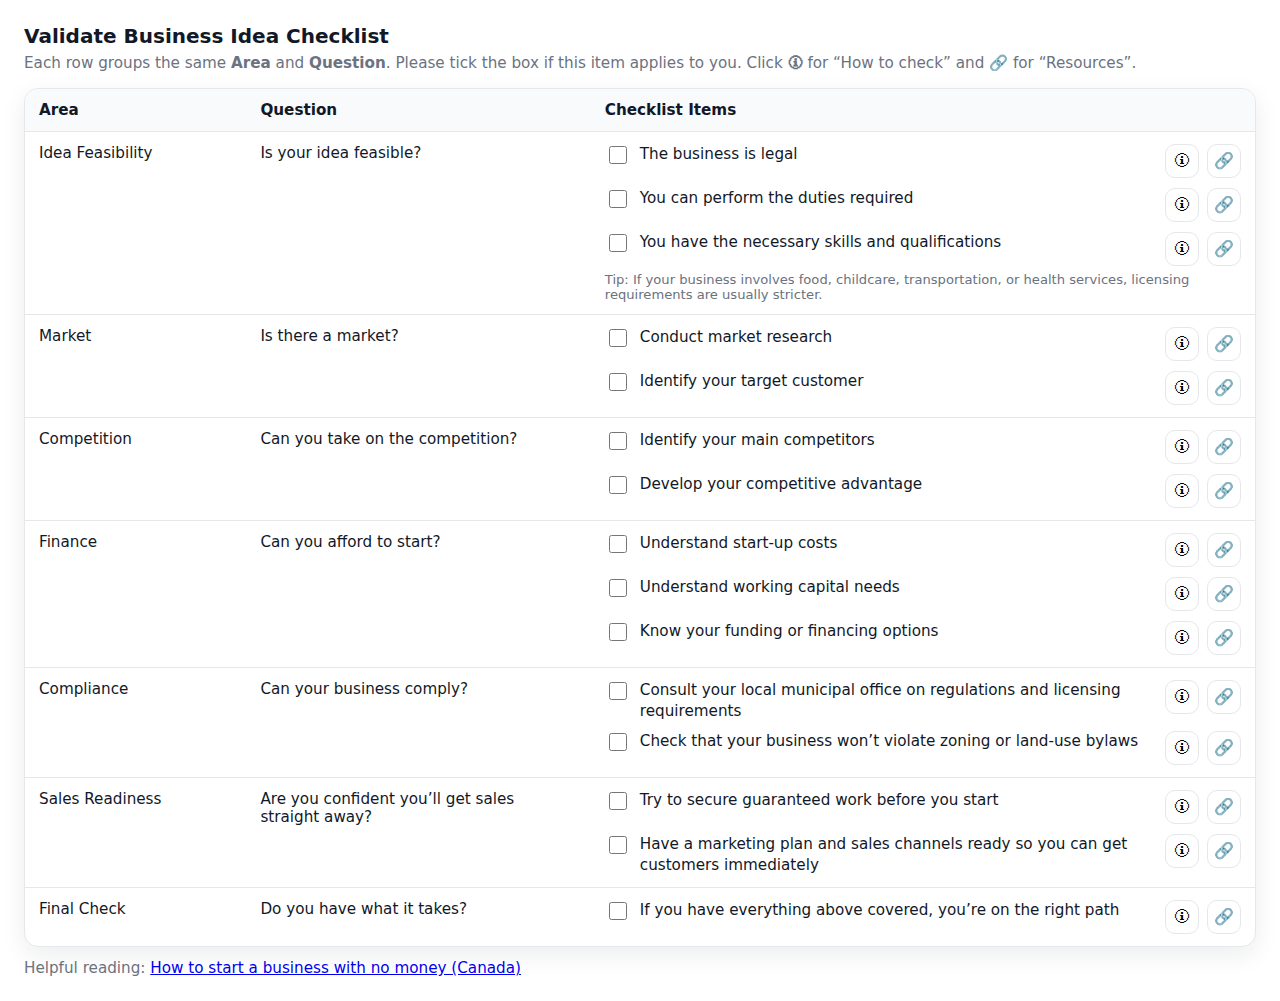
<file: idea.html>
<!doctype html>
<html lang="en">
<head>
  <meta charset="utf-8" />
  <meta name="viewport" content="width=device-width, initial-scale=1" />
  <title>Business Readiness Checklist</title>
  <style>
    :root{
      --border:#e5e7eb;
      --text:#111827;
      --muted:#6b7280;
      --bg:#ffffff;
      --bg2:#f9fafb;
      --card:#ffffff;
      --shadow: 0 8px 24px rgba(17,24,39,.08);
      --radius: 14px;
      --accent:#2563eb;
      --panel:#f8fafc;
    }
    body{
      font-family: system-ui, -apple-system, Segoe UI, Roboto, Arial, sans-serif;
      margin: 24px;
      color: var(--text);
      background: var(--bg);
    }
    h1{
      font-size: 1.25rem;
      margin: 0 0 6px;
    }
    .sub{
      margin: 0 0 16px;
      color: var(--muted);
      font-size: 0.95rem;
    }

    /* Desktop/tablet: classic table */
    .table-wrap{
      overflow-x: auto;
      border: 1px solid var(--border);
      border-radius: var(--radius);
      background: var(--bg);
      box-shadow: var(--shadow);
    }
    table{
      width: 100%;
      border-collapse: collapse;
      min-width: 840px;
    }
    thead th{
      text-align: left;
      font-weight: 700;
      font-size: 0.95rem;
      padding: 12px 14px;
      background: var(--bg2);
      border-bottom: 1px solid var(--border);
      position: sticky;
      top: 0;
      z-index: 1;
    }
    tbody td{
      padding: 12px 14px;
      border-bottom: 1px solid var(--border);
      vertical-align: top;
      font-size: 0.95rem;
    }
    tbody tr:last-child td{
      border-bottom: none;
    }

    /* Checklist styling */
    .items{
      display: grid;
      gap: 10px;
    }
    .item{
      display: flex;
      align-items: flex-start;
      justify-content: space-between;
      gap: 10px;
      line-height: 1.35;
    }
    .item-left{
      display:flex;
      gap:10px;
      align-items:flex-start;
      min-width: 0;
    }
    .item input[type="checkbox"]{
      width: 18px;
      height: 18px;
      margin-top: 2px;
      accent-color: var(--accent);
      flex: 0 0 auto;
      cursor: pointer;
    }
    .item label{
      cursor: pointer;
      display:block;
    }
    .item-tools{
      display:flex;
      gap:8px;
      flex: 0 0 auto;
    }
    .iconBtn{
      width: 34px;
      height: 34px;
      border-radius: 10px;
      border: 1px solid var(--border);
      background: #fff;
      cursor: pointer;
      display:inline-flex;
      align-items:center;
      justify-content:center;
      font-size: 16px;
      line-height: 1;
    }
    .iconBtn:hover{
      border-color: #cbd5e1;
      background: #f9fafb;
    }
    .iconBtn:focus{
      outline: 2px solid rgba(37,99,235,.25);
      outline-offset: 2px;
    }
    .hint{
      font-size: 0.82rem;
      color: var(--muted);
      margin-top: 6px;
    }
    .tiny{
      font-size: 0.82rem;
      color: var(--muted);
    }

    /* Drawer (learning panel) */
    .drawerOverlay{
      position:fixed;
      inset:0;
      background: rgba(17,24,39,.35);
      display:none;
      z-index:50;
    }
    .drawerOverlay.open{ display:block; }
    .drawer{
      position:fixed;
      top:0;
      right:0;
      height:100%;
      width:min(520px, 92vw);
      background:#fff;
      box-shadow: var(--shadow);
      transform: translateX(105%);
      transition: transform .18s ease;
      z-index:60;
      display:flex;
      flex-direction:column;
    }
    .drawer.open{ transform: translateX(0); }
    .drawerHeader{
      padding:14px;
      border-bottom:1px solid var(--border);
      display:flex;
      align-items:flex-start;
      justify-content:space-between;
      gap:12px;
    }
    .drawerHeader h2{
      margin:0;
      font-size: 1rem;
      line-height:1.25;
    }
    .drawerTag{
      margin-top:6px;
      font-size:0.85rem;
      color: var(--muted);
    }
    .closeBtn{
      border:1px solid var(--border);
      background:#fff;
      border-radius: 10px;
      padding:8px 10px;
      cursor:pointer;
    }
    .tabs{
      display:flex;
      gap:8px;
      padding:10px 14px;
      border-bottom:1px solid var(--border);
      background: var(--panel);
    }
    .tab{
      border:1px solid var(--border);
      background:#fff;
      border-radius: 999px;
      padding:7px 10px;
      font-size:0.9rem;
      cursor:pointer;
    }
    .tab.active{
      border-color: rgba(37,99,235,.35);
      background: rgba(37,99,235,.08);
      color: var(--accent);
      font-weight:700;
    }
    .drawerBody{
      padding: 12px 14px 18px;
      overflow:auto;
    }
    .section{
      border:1px solid var(--border);
      border-radius: 12px;
      padding: 12px;
      margin-bottom: 10px;
      background:#fff;
    }
    .sectionTitle{
      margin:0 0 8px 0;
      font-size: 0.82rem;
      color: var(--muted);
      text-transform: uppercase;
      letter-spacing: .06em;
      font-weight: 800;
    }
    ul{
      margin:0;
      padding-left: 18px;
    }
    li{ margin: 6px 0; }
    .links a{
      display:block;
      margin: 6px 0;
      word-break: break-word;
    }

    /* Mobile: cards */
    @media (max-width: 640px){
      .table-wrap{
        border: none;
        border-radius: 0;
        box-shadow: none;
        overflow: visible;
      }
      table{
        min-width: 0;
      }
      thead{
        display: none;
      }
      tbody, tr, td{
        display: block;
        width: 100%;
      }
      tbody tr{
        border: 1px solid var(--border);
        border-radius: var(--radius);
        margin-bottom: 12px;
        background: var(--card);
        box-shadow: var(--shadow);
        overflow: hidden;
      }
      tbody td{
        border: none;
        border-bottom: 1px solid var(--border);
        padding: 12px 14px;
      }
      tbody td:last-child{
        border-bottom: none;
      }
      td::before{
        content: attr(data-label);
        display: block;
        font-weight: 700;
        font-size: 0.85rem;
        color: var(--muted);
        margin-bottom: 6px;
      }
    }
  </style>
</head>

<body>
  <h1>Validate Business Idea Checklist</h1>
  <p class="sub">
    Each row groups the same <b>Area</b> and <b>Question</b>.
    Please tick the box if this item applies to you.
    Click <b>🛈</b> for “How to check” and <b>🔗</b> for “Resources”.
  </p>

  <div class="table-wrap" role="region" aria-label="Business Readiness Checklist Table" tabindex="0">
    <table>
      <thead>
        <tr>
          <th style="width:18%">Area</th>
          <th style="width:28%">Question</th>
          <th>Checklist Items</th>
        </tr>
      </thead>

      <tbody>
        <!-- Idea Feasibility -->
        <tr>
          <td data-label="Area">Idea Feasibility</td>
          <td data-label="Question">Is your idea feasible?</td>

          <td data-label="Checklist Items">
            <div class="items">
              <div class="item">
                <div class="item-left">
                  <input id="feasible-1" type="checkbox" />
                  <label for="feasible-1">The business is legal</label>
                </div>
                <div class="item-tools">
                  <button class="iconBtn" type="button" data-open="how" data-id="legal" aria-label="How to check: The business is legal">🛈</button>
                  <button class="iconBtn" type="button" data-open="res" data-id="legal" aria-label="Resources: The business is legal">🔗</button>
                </div>
              </div>

              <div class="item">
                <div class="item-left">
                  <input id="feasible-2" type="checkbox" />
                  <label for="feasible-2">You can perform the duties required</label>
                </div>
                <div class="item-tools">
                  <button class="iconBtn" type="button" data-open="how" data-id="duties" aria-label="How to check: You can perform the duties required">🛈</button>
                  <button class="iconBtn" type="button" data-open="res" data-id="duties" aria-label="Resources: You can perform the duties required">🔗</button>
                </div>
              </div>

              <div class="item">
                <div class="item-left">
                  <input id="feasible-3" type="checkbox" />
                  <label for="feasible-3">You have the necessary skills and qualifications</label>
                </div>
                <div class="item-tools">
                  <button class="iconBtn" type="button" data-open="how" data-id="skills" aria-label="How to check: Skills and qualifications">🛈</button>
                  <button class="iconBtn" type="button" data-open="res" data-id="skills" aria-label="Resources: Skills and qualifications">🔗</button>
                </div>
              </div>
            </div>
            <div class="hint">Tip: If your business involves food, childcare, transportation, or health services, licensing requirements are usually stricter.</div>
          </td>
        </tr>

        <!-- Market -->
        <tr>
          <td data-label="Area">Market</td>
          <td data-label="Question">Is there a market?</td>

          <td data-label="Checklist Items">
            <div class="items">
              <div class="item">
                <div class="item-left">
                  <input id="market-1" type="checkbox" />
                  <label for="market-1">Conduct market research</label>
                </div>
                <div class="item-tools">
                  <button class="iconBtn" type="button" data-open="how" data-id="research" aria-label="How to check: Conduct market research">🛈</button>
                  <button class="iconBtn" type="button" data-open="res" data-id="research" aria-label="Resources: Conduct market research">🔗</button>
                </div>
              </div>

              <div class="item">
                <div class="item-left">
                  <input id="market-2" type="checkbox" />
                  <label for="market-2">Identify your target customer</label>
                </div>
                <div class="item-tools">
                  <button class="iconBtn" type="button" data-open="how" data-id="target" aria-label="How to check: Identify your target customer">🛈</button>
                  <button class="iconBtn" type="button" data-open="res" data-id="target" aria-label="Resources: Identify your target customer">🔗</button>
                </div>
              </div>
            </div>
          </td>
        </tr>

        <!-- Competition -->
        <tr>
          <td data-label="Area">Competition</td>
          <td data-label="Question">Can you take on the competition?</td>

          <td data-label="Checklist Items">
            <div class="items">
              <div class="item">
                <div class="item-left">
                  <input id="comp-1" type="checkbox" />
                  <label for="comp-1">Identify your main competitors</label>
                </div>
                <div class="item-tools">
                  <button class="iconBtn" type="button" data-open="how" data-id="competitors" aria-label="How to check: Identify competitors">🛈</button>
                  <button class="iconBtn" type="button" data-open="res" data-id="competitors" aria-label="Resources: Identify competitors">🔗</button>
                </div>
              </div>

              <div class="item">
                <div class="item-left">
                  <input id="comp-2" type="checkbox" />
                  <label for="comp-2">Develop your competitive advantage</label>
                </div>
                <div class="item-tools">
                  <button class="iconBtn" type="button" data-open="how" data-id="advantage" aria-label="How to check: Competitive advantage">🛈</button>
                  <button class="iconBtn" type="button" data-open="res" data-id="advantage" aria-label="Resources: Competitive advantage">🔗</button>
                </div>
              </div>
            </div>
          </td>
        </tr>

        <!-- Finance -->
        <tr>
          <td data-label="Area">Finance</td>
          <td data-label="Question">Can you afford to start?</td>

          <td data-label="Checklist Items">
            <div class="items">
              <div class="item">
                <div class="item-left">
                  <input id="finance-1" type="checkbox" />
                  <label for="finance-1">Understand start-up costs</label>
                </div>
                <div class="item-tools">
                  <button class="iconBtn" type="button" data-open="how" data-id="startup-costs" aria-label="How to check: Start-up costs">🛈</button>
                  <button class="iconBtn" type="button" data-open="res" data-id="startup-costs" aria-label="Resources: Start-up costs">🔗</button>
                </div>
              </div>

              <div class="item">
                <div class="item-left">
                  <input id="finance-2" type="checkbox" />
                  <label for="finance-2">Understand working capital needs</label>
                </div>
                <div class="item-tools">
                  <button class="iconBtn" type="button" data-open="how" data-id="working-capital" aria-label="How to check: Working capital needs">🛈</button>
                  <button class="iconBtn" type="button" data-open="res" data-id="working-capital" aria-label="Resources: Working capital needs">🔗</button>
                </div>
              </div>

              <div class="item">
                <div class="item-left">
                  <input id="finance-3" type="checkbox" />
                  <label for="finance-3">Know your funding or financing options</label>
                </div>
                <div class="item-tools">
                  <button class="iconBtn" type="button" data-open="how" data-id="funding" aria-label="How to check: Funding options">🛈</button>
                  <button class="iconBtn" type="button" data-open="res" data-id="funding" aria-label="Resources: Funding options">🔗</button>
                </div>
              </div>
            </div>
          </td>
        </tr>

        <!-- Compliance -->
        <tr>
          <td data-label="Area">Compliance</td>
          <td data-label="Question">Can your business comply?</td>

          <td data-label="Checklist Items">
            <div class="items">
              <div class="item">
                <div class="item-left">
                  <input id="compliance-1" type="checkbox" />
                  <label for="compliance-1">Consult your local municipal office on regulations and licensing requirements</label>
                </div>
                <div class="item-tools">
                  <button class="iconBtn" type="button" data-open="how" data-id="municipal" aria-label="How to check: Municipal licensing">🛈</button>
                  <button class="iconBtn" type="button" data-open="res" data-id="municipal" aria-label="Resources: Municipal licensing">🔗</button>
                </div>
              </div>

              <div class="item">
                <div class="item-left">
                  <input id="compliance-2" type="checkbox" />
                  <label for="compliance-2">Check that your business won’t violate zoning or land-use bylaws</label>
                </div>
                <div class="item-tools">
                  <button class="iconBtn" type="button" data-open="how" data-id="zoning" aria-label="How to check: Zoning and land-use">🛈</button>
                  <button class="iconBtn" type="button" data-open="res" data-id="zoning" aria-label="Resources: Zoning and land-use">🔗</button>
                </div>
              </div>
            </div>
          </td>
        </tr>

        <!-- Sales Readiness -->
        <tr>
          <td data-label="Area">Sales Readiness</td>
          <td data-label="Question">Are you confident you’ll get sales straight away?</td>

          <td data-label="Checklist Items">
            <div class="items">
              <div class="item">
                <div class="item-left">
                  <input id="sales-1" type="checkbox" />
                  <label for="sales-1">Try to secure guaranteed work before you start</label>
                </div>
                <div class="item-tools">
                  <button class="iconBtn" type="button" data-open="how" data-id="guaranteed-work" aria-label="How to check: Secure early work">🛈</button>
                  <button class="iconBtn" type="button" data-open="res" data-id="guaranteed-work" aria-label="Resources: Secure early work">🔗</button>
                </div>
              </div>

              <div class="item">
                <div class="item-left">
                  <input id="sales-2" type="checkbox" />
                  <label for="sales-2">Have a marketing plan and sales channels ready so you can get customers immediately</label>
                </div>
                <div class="item-tools">
                  <button class="iconBtn" type="button" data-open="how" data-id="channels" aria-label="How to check: Marketing channels">🛈</button>
                  <button class="iconBtn" type="button" data-open="res" data-id="channels" aria-label="Resources: Marketing channels">🔗</button>
                </div>
              </div>
            </div>
          </td>
        </tr>

        <!-- Final Check -->
        <tr>
          <td data-label="Area">Final Check</td>
          <td data-label="Question">Do you have what it takes?</td>

          <td data-label="Checklist Items">
            <div class="items">
              <div class="item">
                <div class="item-left">
                  <input id="final-1" type="checkbox" />
                  <label for="final-1">If you have everything above covered, you’re on the right path</label>
                </div>
                <div class="item-tools">
                  <button class="iconBtn" type="button" data-open="how" data-id="final" aria-label="How to check: Final review">🛈</button>
                  <button class="iconBtn" type="button" data-open="res" data-id="final" aria-label="Resources: Final review">🔗</button>
                </div>
              </div>
            </div>
          </td>
        </tr>

      </tbody>
    </table>
  </div>

  <p class="sub" style="margin-top:12px;">
    Helpful reading:
    <a href="https://blog.canadastartups.org/articles/how-to-start-a-business-with-no-money-in-canada" target="_blank" rel="noopener noreferrer">
      How to start a business with no money (Canada)
    </a>
  </p>

  <!-- Learning Panel -->
  <div class="drawerOverlay" id="drawerOverlay" aria-hidden="true"></div>
  <aside class="drawer" id="drawer" aria-label="Learning panel" aria-hidden="true">
    <div class="drawerHeader">
      <div>
        <h2 id="drawerTitle">Item details</h2>
        <div class="drawerTag" id="drawerTag"></div>
      </div>
      <button class="closeBtn" id="closeBtn" type="button">Close</button>
    </div>

    <div class="tabs" role="tablist" aria-label="Panel tabs">
      <button class="tab active" id="tabHow" type="button" role="tab" aria-selected="true">How to check</button>
      <button class="tab" id="tabRes" type="button" role="tab" aria-selected="false">Resources</button>
    </div>

    <div class="drawerBody">
      <div id="howPanel"></div>
      <div id="resPanel" style="display:none;"></div>
    </div>
  </aside>

  <script>
    /******************************************************************
     * Learning content + links (Canada / BC / Kelowna)
     ******************************************************************/
    const CONTENT = {
      legal: {
        area: "Idea Feasibility",
        question: "Is your idea feasible?",
        title: "The business is legal",
        how: [
          "Describe your business in 1 sentence (what you do + where + for whom).",
          "Use BizPaL to see permits/licences required for your activity and location.",
          "Check if your industry has special rules (food, childcare, transportation, health services).",
          "If you will hire anyone, review WorkSafeBC employer responsibilities."
        ],
        resources: [
          { label: "BizPaL (permits & licences finder)", url: "https://bizpal.ca/" },
          { label: "BC: Permits & licences (overview)", url: "https://www2.gov.bc.ca/gov/content/employment-business/business/managing-a-business/starting-a-business/permits-licences" },
          { label: "WorkSafeBC: Small businesses", url: "https://www.worksafebc.com/en/for-employers/small-businesses" },
          { label: "WorkSafeBC: Employers' responsibilities", url: "https://www.worksafebc.com/en/insurance/need-coverage/employers-responsibilities" }
        ]
      },

      duties: {
        area: "Idea Feasibility",
        question: "Is your idea feasible?",
        title: "You can perform the duties required",
        how: [
          "Write a 'day-in-the-life' list: sales, delivery, admin, customer service, bookkeeping.",
          "Estimate weekly hours for the first 8–12 weeks (include evenings/weekends).",
          "List tasks you cannot do yet and plan training or outsourcing.",
          "Test it with a 1–2 week pilot and track time + energy."
        ],
        resources: [
          { label: "BC: Business plan guide", url: "https://gov.bc.ca/businessplan" },
          { label: "WorkBC: Planning resources", url: "https://www.workbc.ca/access-employer-resources/manage-your-business/planning-resources" }
        ]
      },

      skills: {
        area: "Idea Feasibility",
        question: "Is your idea feasible?",
        title: "You have the necessary skills and qualifications",
        how: [
          "Check whether your work requires licences/certifications (trade, safety, food handling, etc.).",
          "Compare your offer to competitors: quality, speed, language, warranty, service.",
          "Identify 1–3 skill gaps and choose training (course, mentorship, shadowing)."
        ],
        resources: [
          { label: "SkilledTradesBC: Get certified (trades)", url: "https://skilledtradesbc.ca/get-certified" },
          { label: "BC: Permits & licences (overview)", url: "https://www2.gov.bc.ca/gov/content/employment-business/business/managing-a-business/starting-a-business/permits-licences" }
        ]
      },

      research: {
        area: "Market",
        question: "Is there a market?",
        title: "Conduct market research",
        how: [
          "Interview 10–20 potential customers (problems, current solutions, willingness to pay).",
          "Read competitor reviews to find common complaints and unmet needs.",
          "Validate demographics and market size using StatsCan and BC resources."
        ],
        resources: [
          { label: "BC: Market research resources", url: "https://www2.gov.bc.ca/gov/content/employment-business/business/managing-a-business/starting-a-business/conduct-market-research/resources-for-market-research" },
          { label: "Statistics Canada: Market research (catalogue)", url: "https://www150.statcan.gc.ca/n1/en/catalogue/33220002" },
          { label: "BDC: How to conduct market research", url: "https://www.bdc.ca/en/articles-tools/blog/how-conduct-market-research-small-businesses" }
        ]
      },

      target: {
        area: "Market",
        question: "Is there a market?",
        title: "Identify your target customer",
        how: [
          "Write a simple customer profile: who, where, problem, buying triggers.",
          "Pick ONE primary segment first (e.g., newcomers in Kelowna, busy professionals).",
          "Validate by asking real people: “Would you buy? What would stop you?”"
        ],
        resources: [
          { label: "Canada: Business research hub", url: "https://www.canada.ca/en/services/business/research.html" },
          { label: "BC: Market research resources", url: "https://www2.gov.bc.ca/gov/content/employment-business/business/managing-a-business/starting-a-business/conduct-market-research/resources-for-market-research" }
        ]
      },

      competitors: {
        area: "Competition",
        question: "Can you take on the competition?",
        title: "Identify your main competitors",
        how: [
          "Search Google + Google Maps + social media for your service in your area.",
          "List 5–10 competitors: pricing, packages, turnaround time, reviews.",
          "Include substitutes (DIY, big-box stores, online options)."
        ],
        resources: [
          { label: "BC: Business plan guide (competition)", url: "https://gov.bc.ca/businessplan" }
        ]
      },

      advantage: {
        area: "Competition",
        question: "Can you take on the competition?",
        title: "Develop your competitive advantage",
        how: [
          "Choose 1–2 clear strengths (faster, more trusted, niche language, better results).",
          "Turn it into one sentence: “We help X achieve Y by Z.”",
          "Test it with customers and revise based on feedback."
        ],
        resources: [
          { label: "WorkBC: Planning resources", url: "https://www.workbc.ca/access-employer-resources/manage-your-business/planning-resources" }
        ]
      },

      "startup-costs": {
        area: "Finance",
        question: "Can you afford to start?",
        title: "Understand start-up costs",
        how: [
          "List one-time costs (registration, equipment, website, initial inventory).",
          "Get real quotes (compare at least 3 options).",
          "Add a 10–20% buffer for surprises."
        ],
        resources: [
          { label: "BC: Business plan guide (financials)", url: "https://gov.bc.ca/businessplan" }
        ]
      },

      "working-capital": {
        area: "Finance",
        question: "Can you afford to start?",
        title: "Understand working capital needs",
        how: [
          "Estimate monthly costs for 6 months (rent, phone, insurance, software).",
          "Estimate time-to-first-sale and time-to-get-paid (cash flow timing).",
          "Plan for slow months: what will you cut first?"
        ],
        resources: [
          { label: "BDC: Market research guide (revenue assumptions)", url: "https://www.bdc.ca/en/articles-tools/blog/how-conduct-market-research-small-businesses" }
        ]
      },

      funding: {
        area: "Finance",
        question: "Can you afford to start?",
        title: "Know your funding or financing options",
        how: [
          "List what you can invest personally (money + time).",
          "Compare reputable options (loans, mentorship programs).",
          "Avoid paying for “guaranteed grants” or “grant lists.”"
        ],
        resources: [
          { label: "WeBC: Business Loan Info Session", url: "https://we-bc.ca/blis/" },
          { label: "Futurpreneur: Core Startup Program", url: "https://futurpreneur.ca/en/offering/core-startup/" },
          { label: "Community Futures Central Okanagan: Business lending", url: "https://cfdcco.com/services/business-lending" }
        ]
      },

      municipal: {
        area: "Compliance",
        question: "Can your business comply?",
        title: "Consult local municipal office on regulations and licensing",
        how: [
          "Confirm if your business is home-based, mobile, or commercial.",
          "Check Kelowna business licence requirements and apply early.",
          "Use BizPaL to identify licences across governments."
        ],
        resources: [
          { label: "Kelowna: Home-based businesses", url: "https://www.kelowna.ca/business-services/permits-licences/business-licences/home-businesses" },
          { label: "Kelowna: Apply for a business licence", url: "https://billing.kelowna.ca/accounts/eapply/licensing/applywelcome.aspx" },
          { label: "BizPaL (permits & licences finder)", url: "https://bizpal.ca/" }
        ]
      },

      zoning: {
        area: "Compliance",
        question: "Can your business comply?",
        title: "Check zoning or land-use bylaws",
        how: [
          "Look up your address zoning in Kelowna Map Viewer.",
          "Check rules for customer visits, parking, signage, noise, storage, deliveries.",
          "If uncertain, contact the City before spending money."
        ],
        resources: [
          { label: "Kelowna: Map Viewer (zoning lookup)", url: "https://maps.kelowna.ca/public/mapviewer/" },
          { label: "Kelowna: Zoning bylaw overview", url: "https://www.kelowna.ca/homes-building/zoning-land-use/zoning-bylaw" }
        ]
      },

      "guaranteed-work": {
        area: "Sales Readiness",
        question: "Are you confident you’ll get sales straight away?",
        title: "Try to secure guaranteed work before you start",
        how: [
          "Offer a paid pilot (limited spots) and collect testimonials.",
          "Ask for letters of intent (LOIs) or pre-orders when appropriate.",
          "Track conversion: inquiries → quotes → paid customers."
        ],
        resources: [
          { label: "WeBC: What is market research?", url: "https://we-bc.ca/online_resources/what-is-market-research-what-can-it-do-for-you/" }
        ]
      },

      channels: {
        area: "Sales Readiness",
        question: "Are you confident you’ll get sales straight away?",
        title: "Have marketing plan and sales channels ready",
        how: [
          "Pick 1–2 channels first (Google Business Profile, Instagram, referrals, local groups).",
          "Prepare your offer + pricing + next steps (booking, payment, delivery).",
          "Write a short sales script and test it with real customers."
        ],
        resources: [
          { label: "BC: Small business resources hub", url: "https://www2.gov.bc.ca/gov/content/employment-business/business/small-business/resources" }
        ]
      },

      final: {
        area: "Final Check",
        question: "Do you have what it takes?",
        title: "If you have everything above covered, you’re on the right path",
        how: [
          "Review unchecked items: are they 'must fix' or 'nice to have'?",
          "Write your top 3 risks and one mitigation for each.",
          "Talk to an advisor before spending heavily."
        ],
        resources: [
          { label: "Community Futures Central Okanagan: Business lending", url: "https://cfdcco.com/services/business-lending" },
          { label: "WeBC: Business Loan Info Session", url: "https://we-bc.ca/blis/" }
        ]
      }
    };

    const drawer = document.getElementById("drawer");
    const overlay = document.getElementById("drawerOverlay");
    const closeBtn = document.getElementById("closeBtn");
    const drawerTitle = document.getElementById("drawerTitle");
    const drawerTag = document.getElementById("drawerTag");
    const tabHow = document.getElementById("tabHow");
    const tabRes = document.getElementById("tabRes");
    const howPanel = document.getElementById("howPanel");
    const resPanel = document.getElementById("resPanel");

    function escapeHtml(str){
      return String(str)
        .replaceAll("&","&amp;")
        .replaceAll("<","&lt;")
        .replaceAll(">","&gt;")
        .replaceAll('"',"&quot;")
        .replaceAll("'","&#039;");
    }

    function renderHow(data){
      const lis = (data.how || []).map(x => `<li>${escapeHtml(x)}</li>`).join("");
      return `
        <div class="section">
          <div class="sectionTitle">Step-by-step</div>
          <ul>${lis || "<li>No guidance yet.</li>"}</ul>
        </div>
      `;
    }

    function renderRes(data){
      const links = (data.resources || []).map(r =>
        `<div class="links"><a href="${escapeHtml(r.url)}" target="_blank" rel="noopener noreferrer">${escapeHtml(r.label)}</a></div>`
      ).join("");
      return `
        <div class="section">
          <div class="sectionTitle">Official links</div>
          ${links || `<div class="tiny">No links yet.</div>`}
          <div class="hint">Links open in a new tab.</div>
        </div>
      `;
    }

    function setTab(which){
      const isHow = which === "how";
      tabHow.classList.toggle("active", isHow);
      tabHow.setAttribute("aria-selected", isHow ? "true" : "false");
      tabRes.classList.toggle("active", !isHow);
      tabRes.setAttribute("aria-selected", !isHow ? "true" : "false");
      howPanel.style.display = isHow ? "block" : "none";
      resPanel.style.display = isHow ? "none" : "block";
    }

    function openDrawer(id, mode){
      const data = CONTENT[id];
      if(!data) return;

      drawerTitle.textContent = data.title;
      drawerTag.textContent = `${data.area} • ${data.question}`;
      howPanel.innerHTML = renderHow(data);
      resPanel.innerHTML = renderRes(data);

      setTab(mode === "res" ? "res" : "how");

      drawer.classList.add("open");
      overlay.classList.add("open");
      drawer.setAttribute("aria-hidden", "false");
      overlay.setAttribute("aria-hidden", "false");
    }

    function closeDrawer(){
      drawer.classList.remove("open");
      overlay.classList.remove("open");
      drawer.setAttribute("aria-hidden", "true");
      overlay.setAttribute("aria-hidden", "true");
    }

    document.querySelectorAll("button[data-open]").forEach(btn => {
      btn.addEventListener("click", () => {
        openDrawer(btn.getAttribute("data-id"), btn.getAttribute("data-open"));
      });
    });

    tabHow.addEventListener("click", () => setTab("how"));
    tabRes.addEventListener("click", () => setTab("res"));
    closeBtn.addEventListener("click", closeDrawer);
    overlay.addEventListener("click", closeDrawer);
    document.addEventListener("keydown", (e) => {
      if(e.key === "Escape") closeDrawer();
    });
  </script>
</body>
</html>
</file>
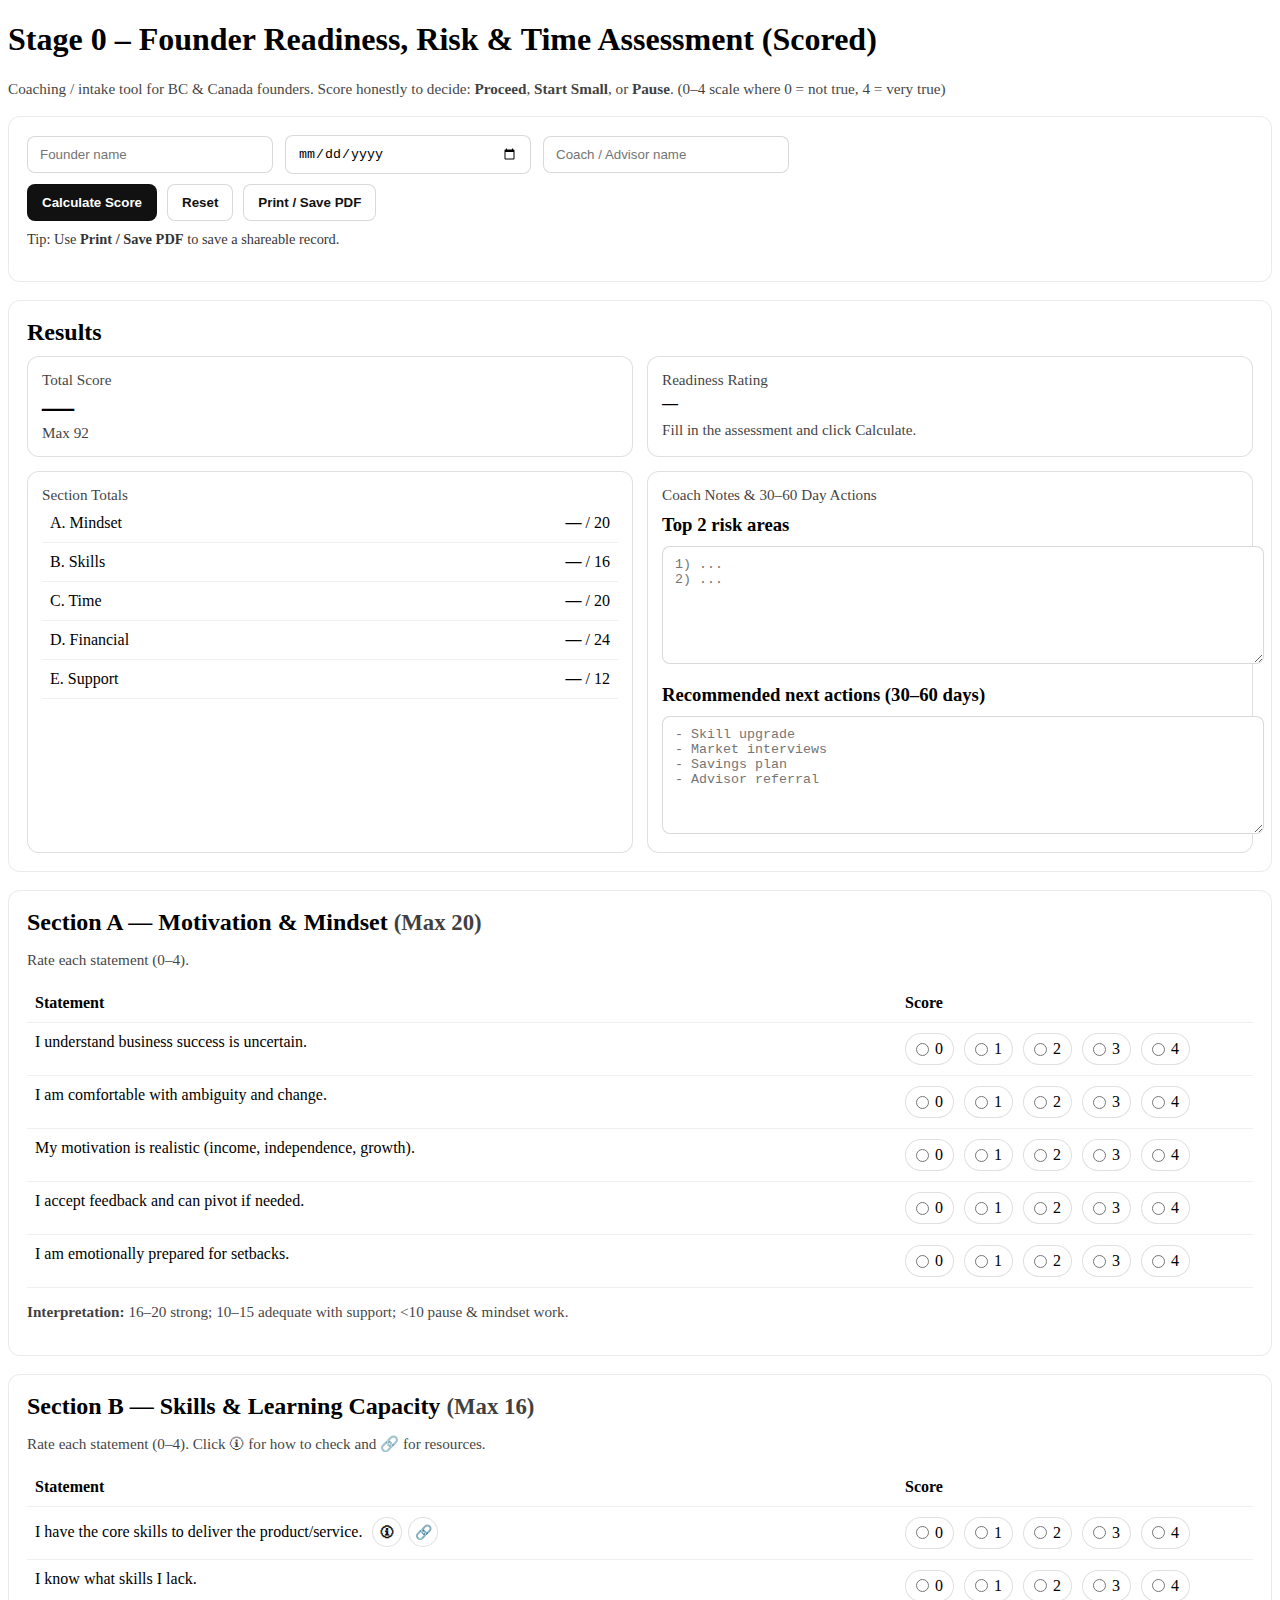
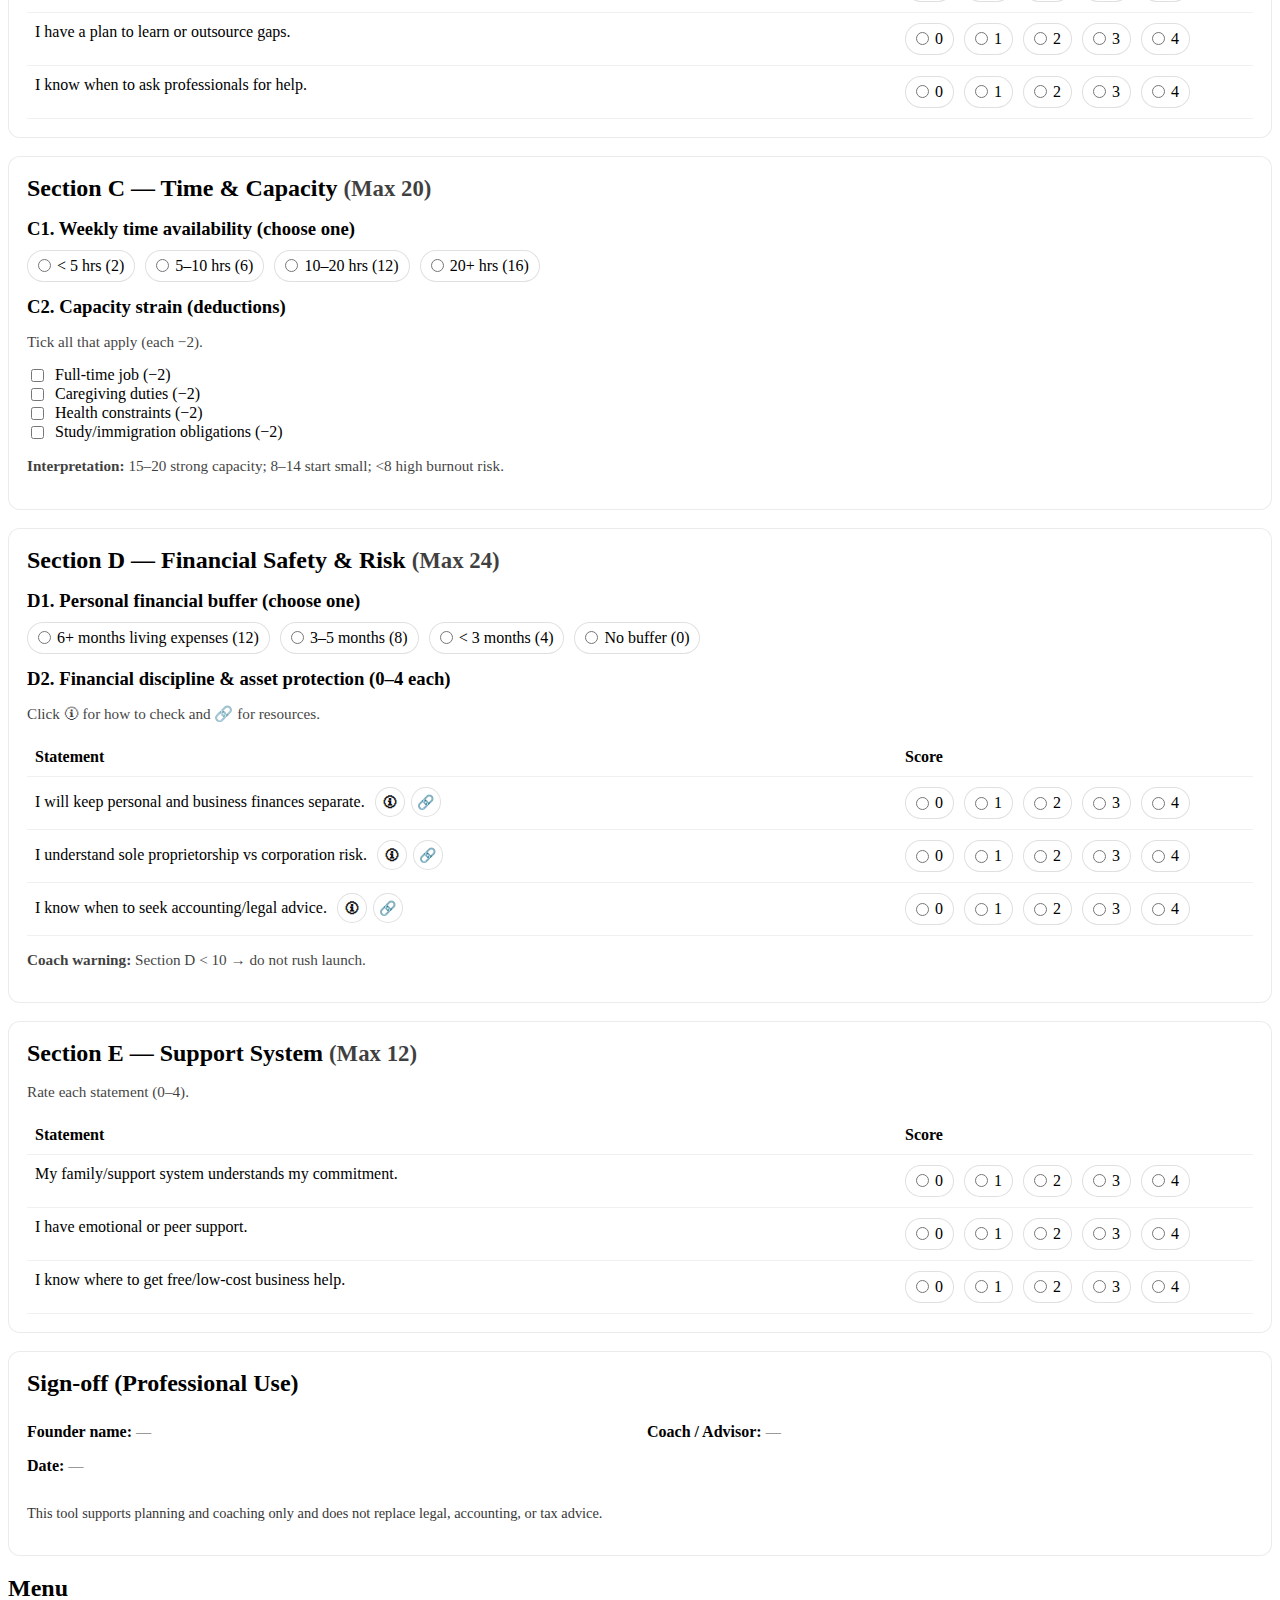
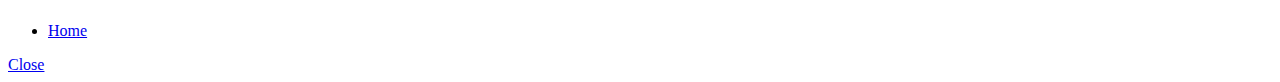
<file: readiness.html>
<!DOCTYPE HTML>
<!--
  Phantom by HTML5 UP
  html5up.net | @ajlkn
  Free for personal and commercial use under the CCA 3.0 license (html5up.net/license)
-->
<html>
  <head>
    <title>Stage 0 – Founder Readiness (Scored) | Phantom</title>
    <meta charset="utf-8" />
    <meta name="viewport" content="width=device-width, initial-scale=1, user-scalable=no" />
    <!-- NOTE: keep your Phantom stylesheet path here -->
    <link rel="stylesheet" href="" />
    <noscript><link rel="stylesheet" href="assets/css/noscript.css" /></noscript>

    <!-- Stage 0 tool styles (scoped under #stage0 to avoid breaking Phantom) -->
    <style>
      /* Keep Phantom look + make the tool readable inside the theme */
      #stage0 .tool-card {
        border: 1px solid rgba(0,0,0,0.08);
        border-radius: 12px;
        padding: 18px;
        margin: 18px 0;
        background: #fff;
      }
      #stage0 h2 { margin: 0 0 10px; }
      #stage0 h3 { margin: 16px 0 10px; }
      #stage0 .muted { opacity: .75; font-size: 0.95em; }
      #stage0 .row {
        display: flex;
        gap: 12px;
        flex-wrap: wrap;
        align-items: center;
      }
      #stage0 input[type="text"],
      #stage0 input[type="date"],
      #stage0 textarea {
        border: 1px solid rgba(0,0,0,0.15);
        border-radius: 8px;
        padding: 10px 12px;
        height: auto;
        min-width: 220px;
      }
      #stage0 textarea { width: 100%; min-height: 96px; }
      #stage0 .btns { display:flex; gap:10px; flex-wrap:wrap; margin-top: 10px; }
      #stage0 button {
        border-radius: 8px;
        border: 1px solid rgba(0,0,0,0.15);
        padding: 10px 14px;
        cursor: pointer;
        font-weight: 600;
        background: #111;
        color: #fff;
      }
      #stage0 button.secondary { background: #fff; color: #111; }
      #stage0 table { width: 100%; border-collapse: collapse; }
      #stage0 th, #stage0 td { padding: 10px 8px; border-bottom: 1px solid rgba(0,0,0,0.06); vertical-align: top; }
      #stage0 th { text-align:left; font-weight: 700; }
      #stage0 .scale {
        display: inline-flex;
        gap: 10px;
        flex-wrap: wrap;
      }
      #stage0 .scale label {
        display: inline-flex;
        align-items: center;
        gap: 6px;
        padding: 6px 10px;
        border: 1px solid rgba(0,0,0,0.12);
        border-radius: 999px;
        cursor: pointer;
        background: #fff;
        margin: 0;
      }
      #stage0 .scale input { margin: 0; }
      #stage0 .results-grid {
        display: grid;
        grid-template-columns: 1fr;
        gap: 14px;
      }
      @media (min-width: 820px) {
        #stage0 .results-grid { grid-template-columns: 1fr 1fr; }
        #stage0 .two-col { display:grid; grid-template-columns: 1fr 1fr; gap: 14px; }
      }
      #stage0 .resultBox {
        border: 1px solid rgba(0,0,0,0.12);
        border-radius: 12px;
        padding: 14px;
        background: #fff;
      }
      #stage0 .big {
        font-size: 2rem;
        font-weight: 800;
        margin: 0;
        line-height: 1.1;
      }
      #stage0 .rating { font-weight: 800; margin-top: 6px; }
      #stage0 .hint { margin-top: 8px; }
      #stage0 .ok { border-color: rgba(0,0,0,0.12); }
      #stage0 .good { border-color: rgba(16,185,129,0.35); }
      #stage0 .warn { border-color: rgba(245,158,11,0.35); }
      #stage0 .bad { border-color: rgba(239,68,68,0.35); }
      #stage0 .checkboxes label { display:flex; gap:8px; align-items:flex-start; }
      #stage0 .small { font-size: 0.9em; opacity: .8; }

      /* ===== Learning icons + popup (scoped under #stage0) ===== */
      #stage0 .stmt {
        display: inline-flex;
        align-items: center;
        gap: 8px;
        flex-wrap: wrap;
      }
      #stage0 .stmt .icons {
        display: inline-flex;
        gap: 6px;
        margin-left: 2px;
      }
      #stage0 .iconBtnMini{
        width: 30px;
        height: 30px;
        border-radius: 999px;
        border: 1px solid rgba(0,0,0,0.12);
        background: #fff;
        cursor: pointer;
        display: inline-flex;
        align-items: center;
        justify-content: center;
        line-height: 1;
        font-size: 14px;
        padding: 0;
      }
      #stage0 .iconBtnMini:hover{ border-color: rgba(0,0,0,0.25); }
      #stage0 .iconBtnMini:focus{
        outline: 2px solid rgba(37,99,235,.25);
        outline-offset: 2px;
      }

      #stage0 .learnOverlay{
        position: fixed;
        inset: 0;
        background: rgba(17,24,39,.35);
        display: none;
        z-index: 9998;
      }
      #stage0 .learnOverlay.open{ display:block; }

      #stage0 .learnModal{
        position: fixed;
        top: 50%;
        left: 50%;
        transform: translate(-50%, -50%);
        width: min(760px, 92vw);
        max-height: min(80vh, 720px);
        background: #fff;
        border-radius: 14px;
        border: 1px solid rgba(0,0,0,0.10);
        box-shadow: 0 18px 50px rgba(17,24,39,.20);
        display: none;
        z-index: 9999;
        overflow: hidden;
      }
      #stage0 .learnModal.open{ display:block; }

      #stage0 .learnHeader{
        padding: 14px 16px;
        border-bottom: 1px solid rgba(0,0,0,0.08);
        display: flex;
        align-items: flex-start;
        justify-content: space-between;
        gap: 12px;
      }
      #stage0 .learnHeader h3{
        margin: 0;
        font-size: 1rem;
        line-height: 1.25;
      }
      #stage0 .learnTag{
        margin-top: 6px;
        font-size: 0.9em;
        opacity: .75;
      }
      #stage0 .learnClose{
        border-radius: 10px;
        border: 1px solid rgba(0,0,0,0.15);
        padding: 8px 10px;
        background: #fff;
        cursor: pointer;
        font-weight: 700;
        color: #111;
      }

      #stage0 .learnTabs{
        padding: 10px 16px;
        background: #f8fafc;
        border-bottom: 1px solid rgba(0,0,0,0.08);
        display: flex;
        gap: 8px;
      }
      #stage0 .learnTab{
        border: 1px solid rgba(0,0,0,0.12);
        background: #fff;
        border-radius: 999px;
        padding: 7px 10px;
        cursor: pointer;
        font-weight: 800;
        font-size: 0.9rem;
        color: #111;
      }
      #stage0 .learnTab.active{
        border-color: rgba(37,99,235,.35);
        background: rgba(37,99,235,.08);
        color: #2563eb;
      }

      #stage0 .learnBody{
        padding: 14px 16px 18px;
        overflow: auto;
        max-height: calc(80vh - 120px);
      }
      #stage0 .learnBox{
        border: 1px solid rgba(0,0,0,0.10);
        border-radius: 12px;
        padding: 12px;
        background: #fff;
        margin-bottom: 10px;
      }
      #stage0 .learnBoxTitle{
        font-size: 0.82rem;
        opacity: .75;
        text-transform: uppercase;
        letter-spacing: .06em;
        font-weight: 800;
        margin: 0 0 8px 0;
      }
      #stage0 .learnBody ul{ margin: 0; padding-left: 18px; }
      #stage0 .learnBody li{ margin: 6px 0; }
      #stage0 .learnLinks a{ display:block; margin: 6px 0; word-break: break-word; }

      /* Force mini icon buttons to display literal emoji text (not theme icons) */
#stage0 .iconBtnMini{
  width: 30px;
  height: 30px;
  border-radius: 999px;
  border: 1px solid rgba(0,0,0,0.12);
  background: #fff !important;
  cursor: pointer;
  display: inline-flex !important;
  align-items: center;
  justify-content: center;
  line-height: 1;
  padding: 0 !important;
  font-size: 14px;
  color: #111 !important;

  /* prevent Phantom/FontAwesome “icon” rendering */
  font-family: system-ui, -apple-system, Segoe UI, Roboto, Arial, sans-serif !important;
  text-decoration: none !important;
}
#stage0 .iconBtnMini::before,
#stage0 .iconBtnMini::after{
  content: none !important;  /* stops theme pseudo-icon injection */
}
#stage0 .iconBtnMini .iconTxt{
  font-size: 16px;
  line-height: 1;
  display: inline-block;
}
    </style>
  </head>

  <body class="is-preload">
    <!-- Wrapper -->
    <div id="wrapper">

      <!-- Header -->
      <!-- (Your Phantom header goes here; omitted in your snippet) -->

      <!-- Menu -->
      <nav id="menu">
        <h2>Menu</h2>
        <ul>
          <li><a href="index.html">Home</a></li>
        </ul>
      </nav>

      <!-- Main -->
      <div id="main">
        <div class="inner">

          <section id="stage0">
            <header class="major">
              <h1>Stage 0 – Founder Readiness, Risk &amp; Time Assessment (Scored)</h1>
              <p class="muted">
                Coaching / intake tool for BC &amp; Canada founders. Score honestly to decide:
                <strong>Proceed</strong>, <strong>Start Small</strong>, or <strong>Pause</strong>.
                (0–4 scale where 0 = not true, 4 = very true)
              </p>
            </header>

            <!-- Top controls -->
            <div class="tool-card">
              <div class="row">
                <input id="founderName" type="text" placeholder="Founder name" />
                <input id="assessDate" type="date" />
                <input id="coachName" type="text" placeholder="Coach / Advisor name" />
              </div>

              <div class="btns">
                <button type="button" id="btnCalc">Calculate Score</button>
                <button type="button" class="secondary" id="btnReset">Reset</button>
                <button type="button" class="secondary" id="btnPrint">Print / Save PDF</button>
              </div>

              <p class="small" style="margin-top:10px;">
                Tip: Use <strong>Print / Save PDF</strong> to save a shareable record.
              </p>
            </div>

            <!-- Results -->
            <div class="tool-card">
              <h2>Results</h2>

              <div class="results-grid">
                <div id="totalBox" class="resultBox ok">
                  <p class="muted" style="margin:0;">Total Score</p>
                  <p class="big" id="totalScore">—</p>
                  <p class="muted" style="margin:0;">Max 92</p>
                </div>

                <div id="ratingBox" class="resultBox ok">
                  <p class="muted" style="margin:0;">Readiness Rating</p>
                  <div class="rating" id="ratingText">—</div>
                  <div class="hint muted" id="ratingHint">Fill in the assessment and click Calculate.</div>
                </div>
              </div>

              <div class="two-col" style="margin-top:14px;">
                <div class="resultBox ok">
                  <p class="muted" style="margin:0;">Section Totals</p>
                  <table>
                    <tbody>
                      <tr><td>A. Mindset</td><td style="text-align:right;"><strong id="sA">—</strong> / 20</td></tr>
                      <tr><td>B. Skills</td><td style="text-align:right;"><strong id="sB">—</strong> / 16</td></tr>
                      <tr><td>C. Time</td><td style="text-align:right;"><strong id="sC">—</strong> / 20</td></tr>
                      <tr><td>D. Financial</td><td style="text-align:right;"><strong id="sD">—</strong> / 24</td></tr>
                      <tr><td>E. Support</td><td style="text-align:right;"><strong id="sE">—</strong> / 12</td></tr>
                    </tbody>
                  </table>
                </div>

                <div class="resultBox ok">
                  <p class="muted" style="margin:0;">Coach Notes &amp; 30–60 Day Actions</p>
                  <h3 style="margin-top:10px;">Top 2 risk areas</h3>
                  <textarea id="riskAreas" placeholder="1) ...&#10;2) ..."></textarea>
                  <h3>Recommended next actions (30–60 days)</h3>
                  <textarea id="nextActions" placeholder="- Skill upgrade&#10;- Market interviews&#10;- Savings plan&#10;- Advisor referral"></textarea>
                </div>
              </div>
            </div>

            <!-- Section A -->
            <div class="tool-card">
              <h2>Section A — Motivation &amp; Mindset <span class="muted">(Max 20)</span></h2>
              <p class="muted">Rate each statement (0–4).</p>
              <table>
                <thead>
                  <tr><th>Statement</th><th style="width:340px;">Score</th></tr>
                </thead>
                <tbody>
                  <tr><td>I understand business success is uncertain.</td><td><div class="scale" data-group="A1"></div></td></tr>
                  <tr><td>I am comfortable with ambiguity and change.</td><td><div class="scale" data-group="A2"></div></td></tr>
                  <tr><td>My motivation is realistic (income, independence, growth).</td><td><div class="scale" data-group="A3"></div></td></tr>
                  <tr><td>I accept feedback and can pivot if needed.</td><td><div class="scale" data-group="A4"></div></td></tr>
                  <tr><td>I am emotionally prepared for setbacks.</td><td><div class="scale" data-group="A5"></div></td></tr>
                </tbody>
              </table>
              <p class="muted"><strong>Interpretation:</strong> 16–20 strong; 10–15 adequate with support; &lt;10 pause &amp; mindset work.</p>
            </div>

            <!-- Section B -->
            <div class="tool-card">
              <h2>Section B — Skills &amp; Learning Capacity <span class="muted">(Max 16)</span></h2>
              <p class="muted">Rate each statement (0–4). Click 🛈 for how to check and 🔗 for resources.</p>
              <table>
                <thead>
                  <tr><th>Statement</th><th style="width:340px;">Score</th></tr>
                </thead>
                <tbody>
                  <!-- B1 with icons -->
                  <tr>
                    <td>
                      <span class="stmt">
                        I have the core skills to deliver the product/service.
                        <span class="icons">
                          <button class="iconBtnMini" type="button" data-open="how" data-id="B1" aria-label="How to check">🛈</button>
                          <button class="iconBtnMini" type="button" data-open="res" data-id="B1" aria-label="Resources">🔗</button>
                        </span>
                      </span>
                    </td>
                    <td><div class="scale" data-group="B1"></div></td>
                  </tr>

                  <tr><td>I know what skills I lack.</td><td><div class="scale" data-group="B2"></div></td></tr>
                  <tr><td>I have a plan to learn or outsource gaps.</td><td><div class="scale" data-group="B3"></div></td></tr>
                  <tr><td>I know when to ask professionals for help.</td><td><div class="scale" data-group="B4"></div></td></tr>
                </tbody>
              </table>
            </div>

            <!-- Section C -->
            <div class="tool-card">
              <h2>Section C — Time &amp; Capacity <span class="muted">(Max 20)</span></h2>

              <h3>C1. Weekly time availability (choose one)</h3>
              <div class="scale" id="timeAvail">
                <label><input type="radio" name="C1" value="2"> &lt; 5 hrs (2)</label>
                <label><input type="radio" name="C1" value="6"> 5–10 hrs (6)</label>
                <label><input type="radio" name="C1" value="12"> 10–20 hrs (12)</label>
                <label><input type="radio" name="C1" value="16"> 20+ hrs (16)</label>
              </div>

              <h3 style="margin-top:14px;">C2. Capacity strain (deductions)</h3>
              <p class="muted">Tick all that apply (each −2).</p>
              <div class="checkboxes">
                <label><input type="checkbox" class="deduct" value="2"> Full-time job (−2)</label>
                <label><input type="checkbox" class="deduct" value="2"> Caregiving duties (−2)</label>
                <label><input type="checkbox" class="deduct" value="2"> Health constraints (−2)</label>
                <label><input type="checkbox" class="deduct" value="2"> Study/immigration obligations (−2)</label>
              </div>

              <p class="muted"><strong>Interpretation:</strong> 15–20 strong capacity; 8–14 start small; &lt;8 high burnout risk.</p>
            </div>

            <!-- Section D -->
            <div class="tool-card">
              <h2>Section D — Financial Safety &amp; Risk <span class="muted">(Max 24)</span></h2>

              <h3>D1. Personal financial buffer (choose one)</h3>
              <div class="scale" id="buffer">
                <label><input type="radio" name="D1" value="12"> 6+ months living expenses (12)</label>
                <label><input type="radio" name="D1" value="8"> 3–5 months (8)</label>
                <label><input type="radio" name="D1" value="4"> &lt; 3 months (4)</label>
                <label><input type="radio" name="D1" value="0"> No buffer (0)</label>
              </div>

              <h3 style="margin-top:14px;">D2. Financial discipline &amp; asset protection (0–4 each)</h3>
              <p class="muted">Click 🛈 for how to check and 🔗 for resources.</p>
              <table>
                <thead>
                  <tr><th>Statement</th><th style="width:340px;">Score</th></tr>
                </thead>
                <tbody>
                  <!-- D2_1 with icons -->
                  <tr>
                    <td>
                      <span class="stmt">
                        I will keep personal and business finances separate.
                        <span class="icons">
                          <button class="iconBtnMini" type="button" data-open="how" data-id="D2_1" aria-label="How to check">🛈</button>
                          <button class="iconBtnMini" type="button" data-open="res" data-id="D2_1" aria-label="Resources">🔗</button>
                        </span>
                      </span>
                    </td>
                    <td><div class="scale" data-group="D2_1"></div></td>
                  </tr>

                  <!-- D2_2 with icons -->
                  <tr>
                    <td>
                      <span class="stmt">
                        I understand sole proprietorship vs corporation risk.
                        <span class="icons">
                          <button class="iconBtnMini" type="button" data-open="how" data-id="D2_2" aria-label="How to check">🛈</button>
                          <button class="iconBtnMini" type="button" data-open="res" data-id="D2_2" aria-label="Resources">🔗</button>
                        </span>
                      </span>
                    </td>
                    <td><div class="scale" data-group="D2_2"></div></td>
                  </tr>

                  <!-- D2_3 with icons -->
                  <tr>
                    <td>
                      <span class="stmt">
                        I know when to seek accounting/legal advice.
                        <span class="icons">
                          <button class="iconBtnMini" type="button" data-open="how" data-id="D2_3" aria-label="How to check">🛈</button>
                          <button class="iconBtnMini" type="button" data-open="res" data-id="D2_3" aria-label="Resources">🔗</button>
                        </span>
                      </span>
                    </td>
                    <td><div class="scale" data-group="D2_3"></div></td>
                  </tr>
                </tbody>
              </table>

              <p class="muted"><strong>Coach warning:</strong> Section D &lt; 10 → do not rush launch.</p>
            </div>

            <!-- Section E -->
            <div class="tool-card">
              <h2>Section E — Support System <span class="muted">(Max 12)</span></h2>
              <p class="muted">Rate each statement (0–4).</p>
              <table>
                <thead>
                  <tr><th>Statement</th><th style="width:340px;">Score</th></tr>
                </thead>
                <tbody>
                  <tr><td>My family/support system understands my commitment.</td><td><div class="scale" data-group="E1"></div></td></tr>
                  <tr><td>I have emotional or peer support.</td><td><div class="scale" data-group="E2"></div></td></tr>
                  <tr><td>I know where to get free/low-cost business help.</td><td><div class="scale" data-group="E3"></div></td></tr>
                </tbody>
              </table>
            </div>

            <!-- Sign-off -->
            <div class="tool-card">
              <h2>Sign-off (Professional Use)</h2>
              <div class="two-col">
                <div>
                  <p><strong>Founder name:</strong> <span id="sigFounder" class="muted">—</span></p>
                  <p><strong>Date:</strong> <span id="sigDate" class="muted">—</span></p>
                </div>
                <div>
                  <p><strong>Coach / Advisor:</strong> <span id="sigCoach" class="muted">—</span></p>
                </div>
              </div>
              <p class="small">
                This tool supports planning and coaching only and does not replace legal, accounting, or tax advice.
              </p>
            </div>

            <!-- ===== Learning popup (scoped under #stage0) ===== -->
            <div class="learnOverlay" id="learnOverlay" aria-hidden="true"></div>

            <div class="learnModal" id="learnModal" aria-label="Learning panel" aria-hidden="true">
              <div class="learnHeader">
                <div>
                  <h3 id="learnTitle">Item details</h3>
                  <div class="learnTag" id="learnTag">—</div>
                </div>
                <button class="learnClose" id="learnClose" type="button">Close</button>
              </div>

              <div class="learnTabs" role="tablist" aria-label="Tabs">
                <button class="learnTab active" id="learnTabHow" type="button" role="tab" aria-selected="true">How to check</button>
                <button class="learnTab" id="learnTabRes" type="button" role="tab" aria-selected="false">Resources</button>
              </div>

              <div class="learnBody">
                <div id="learnHow"></div>
                <div id="learnRes" style="display:none;"></div>
              </div>
            </div>

          </section>

        </div>
      </div>

      <!-- Footer (unchanged; omitted in your snippet) -->

    </div>

    <!-- Scripts (Phantom) -->
    <script src="assets/js/jquery.min.js"></script>
    <script src="assets/js/browser.min.js"></script>
    <script src="assets/js/breakpoints.min.js"></script>
    <script src="assets/js/util.js"></script>
    <script src="assets/js/main.js"></script>

    <!-- Stage 0 tool JS (after Phantom scripts) -->
    <script>
      (function () {
        // Build 0–4 radio controls for each .scale[data-group]
        function buildScale(container, name) {
          container.innerHTML = "";
          for (var i = 0; i <= 4; i++) {
            var id = name + "_" + i;
            var label = document.createElement("label");
            label.htmlFor = id;
            label.innerHTML = '<input id="' + id + '" type="radio" name="' + name + '" value="' + i + '"> ' + i;
            container.appendChild(label);
          }
        }

        function getRadioValue(name) {
          var el = document.querySelector('input[name="' + name + '"]:checked');
          return el ? parseInt(el.value, 10) : 0;
        }

        function sumRadioGroupList(names) {
          return names.reduce(function (acc, n) { return acc + getRadioValue(n); }, 0);
        }

        function sumDeductions() {
          var d = 0;
          document.querySelectorAll('#stage0 .deduct:checked').forEach(function (cb) {
            d += parseInt(cb.value, 10);
          });
          return d;
        }

        function clamp(x, lo, hi) {
          return Math.max(lo, Math.min(hi, x));
        }

        function setBoxState(box, state) {
          box.classList.remove("good", "warn", "bad", "ok");
          box.classList.add(state);
        }

        function calculate() {
          // Section A (max 20)
          var sA = sumRadioGroupList(["A1","A2","A3","A4","A5"]);

          // Section B (max 16)
          var sB = sumRadioGroupList(["B1","B2","B3","B4"]);

          // Section C (max 20): C1 (2/6/12/16) - deductions, clamped
          var c1 = getRadioValue("C1");
          var ded = sumDeductions();
          var sC = clamp(c1 - ded, 0, 20);

          // Section D (max 24): D1 (0/4/8/12) + 3x(0–4)
          var d1 = getRadioValue("D1");
          var d2 = sumRadioGroupList(["D2_1","D2_2","D2_3"]);
          var sD = clamp(d1 + d2, 0, 24);

          // Section E (max 12)
          var sE = sumRadioGroupList(["E1","E2","E3"]);

          var total = sA + sB + sC + sD + sE; // max 92
          var financeWarn = (sD < 10);

          // Update UI
          document.getElementById("sA").textContent = sA;
          document.getElementById("sB").textContent = sB;
          document.getElementById("sC").textContent = sC;
          document.getElementById("sD").textContent = sD;
          document.getElementById("sE").textContent = sE;
          document.getElementById("totalScore").textContent = total;

          var ratingText = document.getElementById("ratingText");
          var ratingHint = document.getElementById("ratingHint");
          var totalBox = document.getElementById("totalBox");
          var ratingBox = document.getElementById("ratingBox");

          if (total >= 75 && !financeWarn) {
            ratingText.textContent = "🟢 READY TO PROCEED (75–92)";
            ratingHint.innerHTML = "Proceed to Stage 1–7 roadmap. Keep monitoring cash flow and compliance.";
            setBoxState(totalBox, "good");
            setBoxState(ratingBox, "good");
          } else if (total >= 55) {
            ratingText.textContent = "🟡 START SMALL / PART-TIME (55–74)";
            ratingHint.innerHTML = "Focus on validation + first sales. Delay major spending and avoid rushing incorporation.";
            setBoxState(totalBox, "warn");
            setBoxState(ratingBox, "warn");
          } else {
            ratingText.textContent = "🔴 PAUSE & PREPARE (<55)";
            ratingHint.innerHTML = "Build buffer, skills, and support first. Reassess in 60–90 days before launching.";
            setBoxState(totalBox, "bad");
            setBoxState(ratingBox, "bad");
          }

          if (financeWarn) {
            ratingHint.innerHTML += "<br><br><strong>Coach warning:</strong> Financial section is under 10 → do not rush launch. Consider savings plan, smaller scope, or additional income support.";
          }

          // Sign-off display
          document.getElementById("sigFounder").textContent = document.getElementById("founderName").value || "—";
          document.getElementById("sigCoach").textContent = document.getElementById("coachName").value || "—";
          document.getElementById("sigDate").textContent = document.getElementById("assessDate").value || "—";
        }

        function resetAll() {
          document.querySelectorAll('#stage0 input[type="radio"]').forEach(function (r) { r.checked = false; });
          document.querySelectorAll('#stage0 input[type="checkbox"]').forEach(function (c) { c.checked = false; });
          document.querySelectorAll('#stage0 input[type="text"], #stage0 input[type="date"]').forEach(function (i) { i.value = ""; });
          document.querySelectorAll('#stage0 textarea').forEach(function (t) { t.value = ""; });

          ["sA","sB","sC","sD","sE","totalScore"].forEach(function (id) {
            document.getElementById(id).textContent = "—";
          });
          document.getElementById("ratingText").textContent = "—";
          document.getElementById("ratingHint").textContent = "Fill in the assessment and click Calculate.";
          document.getElementById("sigFounder").textContent = "—";
          document.getElementById("sigCoach").textContent = "—";
          document.getElementById("sigDate").textContent = "—";

          setBoxState(document.getElementById("totalBox"), "ok");
          setBoxState(document.getElementById("ratingBox"), "ok");

          // Also close popup if open
          closeLearn();
        }

        /* ===== Learning popup content (ONLY for B1 + D2_1 + D2_2 + D2_3) ===== */
        var LEARN = {
          B1: {
            title: "Core skills to deliver the product/service",
            tag: "Section B • Skills",
            how: [
              "List the 5–8 must-have tasks required to deliver (step-by-step delivery).",
              "Run a small pilot: deliver to 1–3 real customers and track what was difficult.",
              "Confirm whether licences/certifications are required for your industry (non-optional).",
              "If gaps exist: learn, partner, outsource, or delay launch until ready."
            ],
            resources: [
              { label: "BizPaL (permits & licences finder)", url: "https://bizpal.ca/" },
              { label: "BC: Permits & licences (overview)", url: "https://www2.gov.bc.ca/gov/content/employment-business/business/managing-a-business/starting-a-business/permits-licences" },
              { label: "WorkBC: Planning resources", url: "https://www.workbc.ca/access-employer-resources/manage-your-business/planning-resources" },
              { label: "Community Futures Central Okanagan (Kelowna region)", url: "https://cfdcco.com" }
            ]
          },

          D2_1: {
            title: "Keep personal and business finances separate",
            tag: "Section D • Financial safety",
            how: [
              "Open a separate business bank account (even as a sole proprietor).",
              "Use one card/account for business purchases only.",
              "Save receipts and record purpose (simple notes are okay).",
              "Monthly check: can you clearly separate personal vs business money?"
            ],
            resources: [
              { label: "CRA: Businesses and taxes (Canada)", url: "https://www.canada.ca/en/services/taxes/businesses.html" },
              { label: "Small Business BC (BC)", url: "https://smallbusinessbc.ca" },
              { label: "Community Futures Central Okanagan (Kelowna region)", url: "https://cfdcco.com" }
            ]
          },

          D2_2: {
            title: "Understand sole proprietorship vs corporation risk",
            tag: "Section D • Liability & structure",
            how: [
              "Explain in your own words: personal liability (sole proprietor) vs limited liability (corporation).",
              "List top 3 risks (debt, claims, contracts) and who is responsible under each structure.",
                "As a sole proprietor, am I personally liable for debts, lawsuits, and obligations? ",
                "As a corporation,do I understant: limited liability(with exceptions);Ongoing costs(filings,bookkeeping,tax returns);Director responsibilityes?",
              "Comfirm tax responsibilities:",
                "Which taxes apply to your business (Corporate or personal income tax; GST/HST mandatory once revenue > $30,000; Payroll (CPP, EI) if hiring)",
                "When you must register for GST/HST.",
                "What records you must keep and for how long"
            ],
            resources: [
              { label: "BC: Choosing a business structure", url: "https://www2.gov.bc.ca/gov/content/employment-business/business/managing-a-business/starting-a-business/choosing-a-business-structure" },
              { label: "BC Registry Services", url: "https://www.bcregistry.gov.bc.ca" },
              { label: "CRA: Corporations (Canada)", url: "https://www.canada.ca/en/services/taxes/businesses/topics/corporations.html" }
            ]
          },

          D2_3: {
            title: "Know when to seek accounting/legal advice",
            tag: "Section D • Professional advice",
            how: [
              "Accounting: when revenue grows, cash flow is unclear, GST/HST may apply, or you hire contractors/employees.",
              "Legal: before signing leases/contracts, entering partnerships, or handling disputes/claims.",
              "If you cannot explain your biggest risk in 1 sentence → consult an advisor."
            ],
            resources: [
              { label: "CRA: GST/HST businesses (Canada)", url: "https://www.canada.ca/en/revenue-agency/services/tax/businesses/topics/gst-hst-businesses.html" },
              { label: "Small Business BC", url: "https://smallbusinessbc.ca" },
              { label: "WeBC (BC & North)", url: "https://we-bc.ca" },
              { label: "Kelowna Chamber of Commerce", url: "https://www.kelownachamber.org" }
            ]
          }
        };

        function escapeHtml(str){
          return String(str)
            .replaceAll("&","&amp;")
            .replaceAll("<","&lt;")
            .replaceAll(">","&gt;")
            .replaceAll('"',"&quot;")
            .replaceAll("'","&#039;");
        }

        function renderHow(item){
          var lis = (item.how || []).map(function(x){ return "<li>" + escapeHtml(x) + "</li>"; }).join("");
          return '<div class="learnBox"><div class="learnBoxTitle">Step-by-step</div><ul>' + (lis || "<li>—</li>") + '</ul></div>';
        }

        function renderRes(item){
          var links = (item.resources || []).map(function(r){
            return '<div class="learnLinks"><a href="' + escapeHtml(r.url) + '" target="_blank" rel="noopener noreferrer">' +
              escapeHtml(r.label) + "</a></div>";
          }).join("");
          return '<div class="learnBox"><div class="learnBoxTitle">Official links</div>' + (links || "—") + "</div>";
        }

        function setLearnTab(which){
          var tabHow = document.getElementById("learnTabHow");
          var tabRes = document.getElementById("learnTabRes");
          var howDiv = document.getElementById("learnHow");
          var resDiv = document.getElementById("learnRes");

          var isHow = (which === "how");
          tabHow.classList.toggle("active", isHow);
          tabRes.classList.toggle("active", !isHow);
          tabHow.setAttribute("aria-selected", isHow ? "true" : "false");
          tabRes.setAttribute("aria-selected", !isHow ? "true" : "false");
          howDiv.style.display = isHow ? "block" : "none";
          resDiv.style.display = isHow ? "none" : "block";
        }

        function openLearn(id, mode){
          var item = LEARN[id];
          if(!item) return;

          document.getElementById("learnTitle").textContent = item.title;
          document.getElementById("learnTag").textContent = item.tag;
          document.getElementById("learnHow").innerHTML = renderHow(item);
          document.getElementById("learnRes").innerHTML = renderRes(item);

          setLearnTab(mode === "res" ? "res" : "how");

          document.getElementById("learnOverlay").classList.add("open");
          document.getElementById("learnModal").classList.add("open");
          document.getElementById("learnOverlay").setAttribute("aria-hidden", "false");
          document.getElementById("learnModal").setAttribute("aria-hidden", "false");
        }

        function closeLearn(){
          var o = document.getElementById("learnOverlay");
          var m = document.getElementById("learnModal");
          if(!o || !m) return;
          o.classList.remove("open");
          m.classList.remove("open");
          o.setAttribute("aria-hidden", "true");
          m.setAttribute("aria-hidden", "true");
        }

        document.addEventListener("DOMContentLoaded", function () {
          // Build all 0–4 scales
          document.querySelectorAll('#stage0 .scale[data-group]').forEach(function (el) {
            buildScale(el, el.getAttribute('data-group'));
          });

          // Buttons
          document.getElementById("btnCalc").addEventListener("click", calculate);
          document.getElementById("btnReset").addEventListener("click", resetAll);
          document.getElementById("btnPrint").addEventListener("click", function () { window.print(); });

          // Icon clicks (🛈 / 🔗)
          document.querySelectorAll('#stage0 button[data-open][data-id]').forEach(function(btn){
            btn.addEventListener("click", function(){
              openLearn(btn.getAttribute("data-id"), btn.getAttribute("data-open"));
            });
          });

          // Tabs
          document.getElementById("learnTabHow").addEventListener("click", function(){ setLearnTab("how"); });
          document.getElementById("learnTabRes").addEventListener("click", function(){ setLearnTab("res"); });

          // Close behaviors
          document.getElementById("learnClose").addEventListener("click", closeLearn);
          document.getElementById("learnOverlay").addEventListener("click", closeLearn);
          document.addEventListener("keydown", function(e){
            if(e.key === "Escape") closeLearn();
          });
        });
      })();
    </script>

  </body>
</html>
</file>
<file: assets/css/noscript.css>
/*
	Phantom by HTML5 UP
	html5up.net | @ajlkn
	Free for personal and commercial use under the CCA 3.0 license (html5up.net/license)
*/

/* Tiles */

	body.is-preload .tiles article {
		-moz-transform: none;
		-webkit-transform: none;
		-ms-transform: none;
		transform: none;
		opacity: 1;
	}

	#header, #menu, a[href="#menu"] { 
  display: none !important; 
}
</file>
<file: assets/css/main.css>
@import url(fontawesome-all.min.css);
@import url("https://fonts.googleapis.com/css?family=Source+Sans+Pro:300,700,900");

/*
	Phantom by HTML5 UP
	html5up.net | @ajlkn
	Free for personal and commercial use under the CCA 3.0 license (html5up.net/license)
*/

html, body, div, span, applet, object,
iframe, h1, h2, h3, h4, h5, h6, p, blockquote,
pre, a, abbr, acronym, address, big, cite,
code, del, dfn, em, img, ins, kbd, q, s, samp,
small, strike, strong, sub, sup, tt, var, b,
u, i, center, dl, dt, dd, ol, ul, li, fieldset,
form, label, legend, table, caption, tbody,
tfoot, thead, tr, th, td, article, aside,
canvas, details, embed, figure, figcaption,
footer, header, hgroup, menu, nav, output, ruby,
section, summary, time, mark, audio, video {
	margin: 0;
	padding: 0;
	border: 0;
	font-size: 100%;
	font: inherit;
	vertical-align: baseline;}

article, aside, details, figcaption, figure,
footer, header, hgroup, menu, nav, section {
	display: block;}

body {
	line-height: 1;
}

ol, ul {
	list-style: none;
}

blockquote, q {
	quotes: none;
}

	blockquote:before, blockquote:after, q:before, q:after {
		content: '';
		content: none;
	}

table {
	border-collapse: collapse;
	border-spacing: 0;
}

body {
	-webkit-text-size-adjust: none;
}

mark {
	background-color: transparent;
	color: inherit;
}

input::-moz-focus-inner {
	border: 0;
	padding: 0;
}

input, select, textarea {
	-moz-appearance: none;
	-webkit-appearance: none;
	-ms-appearance: none;
	appearance: none;
}

/* Basic */

	@-ms-viewport {
		width: device-width;
	}

	body {
		-ms-overflow-style: scrollbar;
	}

	@media screen and (max-width: 480px) {

		html, body {
			min-width: 320px;
		}

	}

	html {
		box-sizing: border-box;
	}

	*, *:before, *:after {
		box-sizing: inherit;
	}

	body {
		background: #ffffff;
	}

		body.is-preload *, body.is-preload *:before, body.is-preload *:after {
			-moz-animation: none !important;
			-webkit-animation: none !important;
			-ms-animation: none !important;
			animation: none !important;
			-moz-transition: none !important;
			-webkit-transition: none !important;
			-ms-transition: none !important;
			transition: none !important;
		}

/* Type */

	body, input, select, textarea {
		color: #585858;
		font-family: "Source Sans Pro", Helvetica, sans-serif;
		font-size: 16pt;
		font-weight: 300;
		line-height: 1.75;
	}

		@media screen and (max-width: 1680px) {

			body, input, select, textarea {
				font-size: 14pt;
			}

		}

		@media screen and (max-width: 1280px) {

			body, input, select, textarea {
				font-size: 12pt;
			}

		}

	a {
		-moz-transition: border-bottom-color 0.2s ease, color 0.2s ease;
		-webkit-transition: border-bottom-color 0.2s ease, color 0.2s ease;
		-ms-transition: border-bottom-color 0.2s ease, color 0.2s ease;
		transition: border-bottom-color 0.2s ease, color 0.2s ease;
		text-decoration: none;
		color: #585858;
		border-bottom: dotted 1px rgba(88, 88, 88, 0.5);
	}

		a:hover {
			border-bottom-color: transparent;
			color: #f2849e !important;
		}

	strong, b {
		font-weight: 900;
	}

	em, i {
		font-style: italic;
	}

	p {
		margin: 0 0 2em 0;
	}

	h1 {
		font-size: 2.75em;
		font-weight: 700;
		line-height: 1.3;
		margin: 0 0 1em 0;
		letter-spacing: -0.035em;
	}

		h1 a {
			color: inherit;
		}

		@media screen and (max-width: 736px) {

			h1 {
				font-size: 2em;
				margin: 0 0 1em 0;
			}

		}

		@media screen and (max-width: 360px) {

			h1 {
				font-size: 1.75em;
			}

		}

	h2, h3, h4, h5, h6 {
		font-weight: 900;
		line-height: 1.5;
		margin: 0 0 2em 0;
		text-transform: uppercase;
		letter-spacing: 0.35em;
	}

		h2 a, h3 a, h4 a, h5 a, h6 a {
			color: inherit;
		}

	h2 {
		font-size: 1.1em;
	}

	h3 {
		font-size: 1em;
	}

	h4 {
		font-size: 0.8em;
	}

	h5 {
		font-size: 0.8em;
	}

	h6 {
		font-size: 0.8em;
	}

	@media screen and (max-width: 980px) {

		h1 br, h2 br, h3 br, h4 br, h5 br, h6 br {
			display: none;
		}

	}

	@media screen and (max-width: 736px) {

		h2 {
			font-size: 1em;
		}

		h3 {
			font-size: 0.8em;
		}

	}

	sub {
		font-size: 0.8em;
		position: relative;
		top: 0.5em;
	}

	sup {
		font-size: 0.8em;
		position: relative;
		top: -0.5em;
	}

	blockquote {
		border-left: solid 4px #c9c9c9;
		font-style: italic;
		margin: 0 0 2em 0;
		padding: 0.5em 0 0.5em 2em;
	}

	code {
		background: rgba(144, 144, 144, 0.075);
		border-radius: 4px;
		border: solid 1px #c9c9c9;
		font-family: "Courier New", monospace;
		font-size: 0.9em;
		margin: 0 0.25em;
		padding: 0.25em 0.65em;
	}

	pre {
		-webkit-overflow-scrolling: touch;
		font-family: "Courier New", monospace;
		font-size: 0.9em;
		margin: 0 0 2em 0;
	}

		pre code {
			display: block;
			line-height: 1.75;
			padding: 1em 1.5em;
			overflow-x: auto;
		}

	hr {
		border: 0;
		border-bottom: solid 1px #c9c9c9;
		margin: 2em 0;
	}

		hr.major {
			margin: 3em 0;
		}

	.align-left {
		text-align: left;
	}

	.align-center {
		text-align: center;
	}

	.align-right {
		text-align: right;
	}

/* Row */

	.row {
		display: flex;
		flex-wrap: wrap;
		box-sizing: border-box;
		align-items: stretch;
	}

		.row > * {
			box-sizing: border-box;
		}

		.row.gtr-uniform > * > :last-child {
			margin-bottom: 0;
		}

		.row.aln-left {
			justify-content: flex-start;
		}

		.row.aln-center {
			justify-content: center;
		}

		.row.aln-right {
			justify-content: flex-end;
		}

		.row.aln-top {
			align-items: flex-start;
		}

		.row.aln-middle {
			align-items: center;
		}

		.row.aln-bottom {
			align-items: flex-end;
		}

		.row > .imp {
			order: -1;
		}

		.row > .col-1 {
			width: 8.33333%;
		}

		.row > .off-1 {
			margin-left: 8.33333%;
		}

		.row > .col-2 {
			width: 16.66667%;
		}

		.row > .off-2 {
			margin-left: 16.66667%;
		}

		.row > .col-3 {
			width: 25%;
		}

		.row > .off-3 {
			margin-left: 25%;
		}

		.row > .col-4 {
			width: 33.33333%;
		}

		.row > .off-4 {
			margin-left: 33.33333%;
		}

		.row > .col-5 {
			width: 41.66667%;
		}

		.row > .off-5 {
			margin-left: 41.66667%;
		}

		.row > .col-6 {
			width: 50%;
		}

		.row > .off-6 {
			margin-left: 50%;
		}

		.row > .col-7 {
			width: 58.33333%;
		}

		.row > .off-7 {
			margin-left: 58.33333%;
		}

		.row > .col-8 {
			width: 66.66667%;
		}

		.row > .off-8 {
			margin-left: 66.66667%;
		}

		.row > .col-9 {
			width: 75%;
		}

		.row > .off-9 {
			margin-left: 75%;
		}

		.row > .col-10 {
			width: 83.33333%;
		}

		.row > .off-10 {
			margin-left: 83.33333%;
		}

		.row > .col-11 {
			width: 91.66667%;
		}

		.row > .off-11 {
			margin-left: 91.66667%;
		}

		.row > .col-12 {
			width: 100%;
		}

		.row > .off-12 {
			margin-left: 100%;
		}

		.row.gtr-0 {
			margin-top: 0;
			margin-left: 0em;
		}

			.row.gtr-0 > * {
				padding: 0 0 0 0em;
			}

			.row.gtr-0.gtr-uniform {
				margin-top: 0em;
			}

				.row.gtr-0.gtr-uniform > * {
					padding-top: 0em;
				}

		.row.gtr-25 {
			margin-top: 0;
			margin-left: -0.5em;
		}

			.row.gtr-25 > * {
				padding: 0 0 0 0.5em;
			}

			.row.gtr-25.gtr-uniform {
				margin-top: -0.5em;
			}

				.row.gtr-25.gtr-uniform > * {
					padding-top: 0.5em;
				}

		.row.gtr-50 {
			margin-top: 0;
			margin-left: -1em;
		}

			.row.gtr-50 > * {
				padding: 0 0 0 1em;
			}

			.row.gtr-50.gtr-uniform {
				margin-top: -1em;
			}

				.row.gtr-50.gtr-uniform > * {
					padding-top: 1em;
				}

		.row {
			margin-top: 0;
			margin-left: -2em;
		}

			.row > * {
				padding: 0 0 0 2em;
			}

			.row.gtr-uniform {
				margin-top: -2em;
			}

				.row.gtr-uniform > * {
					padding-top: 2em;
				}

		.row.gtr-150 {
			margin-top: 0;
			margin-left: -3em;
		}

			.row.gtr-150 > * {
				padding: 0 0 0 3em;
			}

			.row.gtr-150.gtr-uniform {
				margin-top: -3em;
			}

				.row.gtr-150.gtr-uniform > * {
					padding-top: 3em;
				}

		.row.gtr-200 {
			margin-top: 0;
			margin-left: -4em;
		}

			.row.gtr-200 > * {
				padding: 0 0 0 4em;
			}

			.row.gtr-200.gtr-uniform {
				margin-top: -4em;
			}

				.row.gtr-200.gtr-uniform > * {
					padding-top: 4em;
				}

		@media screen and (max-width: 1680px) {

			.row {
				display: flex;
				flex-wrap: wrap;
				box-sizing: border-box;
				align-items: stretch;
			}

				.row > * {
					box-sizing: border-box;
				}

				.row.gtr-uniform > * > :last-child {
					margin-bottom: 0;
				}

				.row.aln-left {
					justify-content: flex-start;
				}

				.row.aln-center {
					justify-content: center;
				}

				.row.aln-right {
					justify-content: flex-end;
				}

				.row.aln-top {
					align-items: flex-start;
				}

				.row.aln-middle {
					align-items: center;
				}

				.row.aln-bottom {
					align-items: flex-end;
				}

				.row > .imp-xlarge {
					order: -1;
				}

				.row > .col-1-xlarge {
					width: 8.33333%;
				}

				.row > .off-1-xlarge {
					margin-left: 8.33333%;
				}

				.row > .col-2-xlarge {
					width: 16.66667%;
				}

				.row > .off-2-xlarge {
					margin-left: 16.66667%;
				}

				.row > .col-3-xlarge {
					width: 25%;
				}

				.row > .off-3-xlarge {
					margin-left: 25%;
				}

				.row > .col-4-xlarge {
					width: 33.33333%;
				}

				.row > .off-4-xlarge {
					margin-left: 33.33333%;
				}

				.row > .col-5-xlarge {
					width: 41.66667%;
				}

				.row > .off-5-xlarge {
					margin-left: 41.66667%;
				}

				.row > .col-6-xlarge {
					width: 50%;
				}

				.row > .off-6-xlarge {
					margin-left: 50%;
				}

				.row > .col-7-xlarge {
					width: 58.33333%;
				}

				.row > .off-7-xlarge {
					margin-left: 58.33333%;
				}

				.row > .col-8-xlarge {
					width: 66.66667%;
				}

				.row > .off-8-xlarge {
					margin-left: 66.66667%;
				}

				.row > .col-9-xlarge {
					width: 75%;
				}

				.row > .off-9-xlarge {
					margin-left: 75%;
				}

				.row > .col-10-xlarge {
					width: 83.33333%;
				}

				.row > .off-10-xlarge {
					margin-left: 83.33333%;
				}

				.row > .col-11-xlarge {
					width: 91.66667%;
				}

				.row > .off-11-xlarge {
					margin-left: 91.66667%;
				}

				.row > .col-12-xlarge {
					width: 100%;
				}

				.row > .off-12-xlarge {
					margin-left: 100%;
				}

				.row.gtr-0 {
					margin-top: 0;
					margin-left: 0em;
				}

					.row.gtr-0 > * {
						padding: 0 0 0 0em;
					}

					.row.gtr-0.gtr-uniform {
						margin-top: 0em;
					}

						.row.gtr-0.gtr-uniform > * {
							padding-top: 0em;
						}

				.row.gtr-25 {
					margin-top: 0;
					margin-left: -0.5em;
				}

					.row.gtr-25 > * {
						padding: 0 0 0 0.5em;
					}

					.row.gtr-25.gtr-uniform {
						margin-top: -0.5em;
					}

						.row.gtr-25.gtr-uniform > * {
							padding-top: 0.5em;
						}

				.row.gtr-50 {
					margin-top: 0;
					margin-left: -1em;
				}

					.row.gtr-50 > * {
						padding: 0 0 0 1em;
					}

					.row.gtr-50.gtr-uniform {
						margin-top: -1em;
					}

						.row.gtr-50.gtr-uniform > * {
							padding-top: 1em;
						}

				.row {
					margin-top: 0;
					margin-left: -2em;
				}

					.row > * {
						padding: 0 0 0 2em;
					}

					.row.gtr-uniform {
						margin-top: -2em;
					}

						.row.gtr-uniform > * {
							padding-top: 2em;
						}

				.row.gtr-150 {
					margin-top: 0;
					margin-left: -3em;
				}

					.row.gtr-150 > * {
						padding: 0 0 0 3em;
					}

					.row.gtr-150.gtr-uniform {
						margin-top: -3em;
					}

						.row.gtr-150.gtr-uniform > * {
							padding-top: 3em;
						}

				.row.gtr-200 {
					margin-top: 0;
					margin-left: -4em;
				}

					.row.gtr-200 > * {
						padding: 0 0 0 4em;
					}

					.row.gtr-200.gtr-uniform {
						margin-top: -4em;
					}

						.row.gtr-200.gtr-uniform > * {
							padding-top: 4em;
						}

		}

		@media screen and (max-width: 1280px) {

			.row {
				display: flex;
				flex-wrap: wrap;
				box-sizing: border-box;
				align-items: stretch;
			}

				.row > * {
					box-sizing: border-box;
				}

				.row.gtr-uniform > * > :last-child {
					margin-bottom: 0;
				}

				.row.aln-left {
					justify-content: flex-start;
				}

				.row.aln-center {
					justify-content: center;
				}

				.row.aln-right {
					justify-content: flex-end;
				}

				.row.aln-top {
					align-items: flex-start;
				}

				.row.aln-middle {
					align-items: center;
				}

				.row.aln-bottom {
					align-items: flex-end;
				}

				.row > .imp-large {
					order: -1;
				}

				.row > .col-1-large {
					width: 8.33333%;
				}

				.row > .off-1-large {
					margin-left: 8.33333%;
				}

				.row > .col-2-large {
					width: 16.66667%;
				}

				.row > .off-2-large {
					margin-left: 16.66667%;
				}

				.row > .col-3-large {
					width: 25%;
				}

				.row > .off-3-large {
					margin-left: 25%;
				}

				.row > .col-4-large {
					width: 33.33333%;
				}

				.row > .off-4-large {
					margin-left: 33.33333%;
				}

				.row > .col-5-large {
					width: 41.66667%;
				}

				.row > .off-5-large {
					margin-left: 41.66667%;
				}

				.row > .col-6-large {
					width: 50%;
				}

				.row > .off-6-large {
					margin-left: 50%;
				}

				.row > .col-7-large {
					width: 58.33333%;
				}

				.row > .off-7-large {
					margin-left: 58.33333%;
				}

				.row > .col-8-large {
					width: 66.66667%;
				}

				.row > .off-8-large {
					margin-left: 66.66667%;
				}

				.row > .col-9-large {
					width: 75%;
				}

				.row > .off-9-large {
					margin-left: 75%;
				}

				.row > .col-10-large {
					width: 83.33333%;
				}

				.row > .off-10-large {
					margin-left: 83.33333%;
				}

				.row > .col-11-large {
					width: 91.66667%;
				}

				.row > .off-11-large {
					margin-left: 91.66667%;
				}

				.row > .col-12-large {
					width: 100%;
				}

				.row > .off-12-large {
					margin-left: 100%;
				}

				.row.gtr-0 {
					margin-top: 0;
					margin-left: 0em;
				}

					.row.gtr-0 > * {
						padding: 0 0 0 0em;
					}

					.row.gtr-0.gtr-uniform {
						margin-top: 0em;
					}

						.row.gtr-0.gtr-uniform > * {
							padding-top: 0em;
						}

				.row.gtr-25 {
					margin-top: 0;
					margin-left: -0.5em;
				}

					.row.gtr-25 > * {
						padding: 0 0 0 0.5em;
					}

					.row.gtr-25.gtr-uniform {
						margin-top: -0.5em;
					}

						.row.gtr-25.gtr-uniform > * {
							padding-top: 0.5em;
						}

				.row.gtr-50 {
					margin-top: 0;
					margin-left: -1em;
				}

					.row.gtr-50 > * {
						padding: 0 0 0 1em;
					}

					.row.gtr-50.gtr-uniform {
						margin-top: -1em;
					}

						.row.gtr-50.gtr-uniform > * {
							padding-top: 1em;
						}

				.row {
					margin-top: 0;
					margin-left: -2em;
				}

					.row > * {
						padding: 0 0 0 2em;
					}

					.row.gtr-uniform {
						margin-top: -2em;
					}

						.row.gtr-uniform > * {
							padding-top: 2em;
						}

				.row.gtr-150 {
					margin-top: 0;
					margin-left: -3em;
				}

					.row.gtr-150 > * {
						padding: 0 0 0 3em;
					}

					.row.gtr-150.gtr-uniform {
						margin-top: -3em;
					}

						.row.gtr-150.gtr-uniform > * {
							padding-top: 3em;
						}

				.row.gtr-200 {
					margin-top: 0;
					margin-left: -4em;
				}

					.row.gtr-200 > * {
						padding: 0 0 0 4em;
					}

					.row.gtr-200.gtr-uniform {
						margin-top: -4em;
					}

						.row.gtr-200.gtr-uniform > * {
							padding-top: 4em;
						}

		}

		@media screen and (max-width: 980px) {

			.row {
				display: flex;
				flex-wrap: wrap;
				box-sizing: border-box;
				align-items: stretch;
			}

				.row > * {
					box-sizing: border-box;
				}

				.row.gtr-uniform > * > :last-child {
					margin-bottom: 0;
				}

				.row.aln-left {
					justify-content: flex-start;
				}

				.row.aln-center {
					justify-content: center;
				}

				.row.aln-right {
					justify-content: flex-end;
				}

				.row.aln-top {
					align-items: flex-start;
				}

				.row.aln-middle {
					align-items: center;
				}

				.row.aln-bottom {
					align-items: flex-end;
				}

				.row > .imp-medium {
					order: -1;
				}

				.row > .col-1-medium {
					width: 8.33333%;
				}

				.row > .off-1-medium {
					margin-left: 8.33333%;
				}

				.row > .col-2-medium {
					width: 16.66667%;
				}

				.row > .off-2-medium {
					margin-left: 16.66667%;
				}

				.row > .col-3-medium {
					width: 25%;
				}

				.row > .off-3-medium {
					margin-left: 25%;
				}

				.row > .col-4-medium {
					width: 33.33333%;
				}

				.row > .off-4-medium {
					margin-left: 33.33333%;
				}

				.row > .col-5-medium {
					width: 41.66667%;
				}

				.row > .off-5-medium {
					margin-left: 41.66667%;
				}

				.row > .col-6-medium {
					width: 50%;
				}

				.row > .off-6-medium {
					margin-left: 50%;
				}

				.row > .col-7-medium {
					width: 58.33333%;
				}

				.row > .off-7-medium {
					margin-left: 58.33333%;
				}

				.row > .col-8-medium {
					width: 66.66667%;
				}

				.row > .off-8-medium {
					margin-left: 66.66667%;
				}

				.row > .col-9-medium {
					width: 75%;
				}

				.row > .off-9-medium {
					margin-left: 75%;
				}

				.row > .col-10-medium {
					width: 83.33333%;
				}

				.row > .off-10-medium {
					margin-left: 83.33333%;
				}

				.row > .col-11-medium {
					width: 91.66667%;
				}

				.row > .off-11-medium {
					margin-left: 91.66667%;
				}

				.row > .col-12-medium {
					width: 100%;
				}

				.row > .off-12-medium {
					margin-left: 100%;
				}

				.row.gtr-0 {
					margin-top: 0;
					margin-left: 0em;
				}

					.row.gtr-0 > * {
						padding: 0 0 0 0em;
					}

					.row.gtr-0.gtr-uniform {
						margin-top: 0em;
					}

						.row.gtr-0.gtr-uniform > * {
							padding-top: 0em;
						}

				.row.gtr-25 {
					margin-top: 0;
					margin-left: -0.375em;
				}

					.row.gtr-25 > * {
						padding: 0 0 0 0.375em;
					}

					.row.gtr-25.gtr-uniform {
						margin-top: -0.375em;
					}

						.row.gtr-25.gtr-uniform > * {
							padding-top: 0.375em;
						}

				.row.gtr-50 {
					margin-top: 0;
					margin-left: -0.75em;
				}

					.row.gtr-50 > * {
						padding: 0 0 0 0.75em;
					}

					.row.gtr-50.gtr-uniform {
						margin-top: -0.75em;
					}

						.row.gtr-50.gtr-uniform > * {
							padding-top: 0.75em;
						}

				.row {
					margin-top: 0;
					margin-left: -1.5em;
				}

					.row > * {
						padding: 0 0 0 1.5em;
					}

					.row.gtr-uniform {
						margin-top: -1.5em;
					}

						.row.gtr-uniform > * {
							padding-top: 1.5em;
						}

				.row.gtr-150 {
					margin-top: 0;
					margin-left: -2.25em;
				}

					.row.gtr-150 > * {
						padding: 0 0 0 2.25em;
					}

					.row.gtr-150.gtr-uniform {
						margin-top: -2.25em;
					}

						.row.gtr-150.gtr-uniform > * {
							padding-top: 2.25em;
						}

				.row.gtr-200 {
					margin-top: 0;
					margin-left: -3em;
				}

					.row.gtr-200 > * {
						padding: 0 0 0 3em;
					}

					.row.gtr-200.gtr-uniform {
						margin-top: -3em;
					}

						.row.gtr-200.gtr-uniform > * {
							padding-top: 3em;
						}

		}

		@media screen and (max-width: 736px) {

			.row {
				display: flex;
				flex-wrap: wrap;
				box-sizing: border-box;
				align-items: stretch;
			}

				.row > * {
					box-sizing: border-box;
				}

				.row.gtr-uniform > * > :last-child {
					margin-bottom: 0;
				}

				.row.aln-left {
					justify-content: flex-start;
				}

				.row.aln-center {
					justify-content: center;
				}

				.row.aln-right {
					justify-content: flex-end;
				}

				.row.aln-top {
					align-items: flex-start;
				}

				.row.aln-middle {
					align-items: center;
				}

				.row.aln-bottom {
					align-items: flex-end;
				}

				.row > .imp-small {
					order: -1;
				}

				.row > .col-1-small {
					width: 8.33333%;
				}

				.row > .off-1-small {
					margin-left: 8.33333%;
				}

				.row > .col-2-small {
					width: 16.66667%;
				}

				.row > .off-2-small {
					margin-left: 16.66667%;
				}

				.row > .col-3-small {
					width: 25%;
				}

				.row > .off-3-small {
					margin-left: 25%;
				}

				.row > .col-4-small {
					width: 33.33333%;
				}

				.row > .off-4-small {
					margin-left: 33.33333%;
				}

				.row > .col-5-small {
					width: 41.66667%;
				}

				.row > .off-5-small {
					margin-left: 41.66667%;
				}

				.row > .col-6-small {
					width: 50%;
				}

				.row > .off-6-small {
					margin-left: 50%;
				}

				.row > .col-7-small {
					width: 58.33333%;
				}

				.row > .off-7-small {
					margin-left: 58.33333%;
				}

				.row > .col-8-small {
					width: 66.66667%;
				}

				.row > .off-8-small {
					margin-left: 66.66667%;
				}

				.row > .col-9-small {
					width: 75%;
				}

				.row > .off-9-small {
					margin-left: 75%;
				}

				.row > .col-10-small {
					width: 83.33333%;
				}

				.row > .off-10-small {
					margin-left: 83.33333%;
				}

				.row > .col-11-small {
					width: 91.66667%;
				}

				.row > .off-11-small {
					margin-left: 91.66667%;
				}

				.row > .col-12-small {
					width: 100%;
				}

				.row > .off-12-small {
					margin-left: 100%;
				}

				.row.gtr-0 {
					margin-top: 0;
					margin-left: 0em;
				}

					.row.gtr-0 > * {
						padding: 0 0 0 0em;
					}

					.row.gtr-0.gtr-uniform {
						margin-top: 0em;
					}

						.row.gtr-0.gtr-uniform > * {
							padding-top: 0em;
						}

				.row.gtr-25 {
					margin-top: 0;
					margin-left: -0.25em;
				}

					.row.gtr-25 > * {
						padding: 0 0 0 0.25em;
					}

					.row.gtr-25.gtr-uniform {
						margin-top: -0.25em;
					}

						.row.gtr-25.gtr-uniform > * {
							padding-top: 0.25em;
						}

				.row.gtr-50 {
					margin-top: 0;
					margin-left: -0.5em;
				}

					.row.gtr-50 > * {
						padding: 0 0 0 0.5em;
					}

					.row.gtr-50.gtr-uniform {
						margin-top: -0.5em;
					}

						.row.gtr-50.gtr-uniform > * {
							padding-top: 0.5em;
						}

				.row {
					margin-top: 0;
					margin-left: -1em;
				}

					.row > * {
						padding: 0 0 0 1em;
					}

					.row.gtr-uniform {
						margin-top: -1em;
					}

						.row.gtr-uniform > * {
							padding-top: 1em;
						}

				.row.gtr-150 {
					margin-top: 0;
					margin-left: -1.5em;
				}

					.row.gtr-150 > * {
						padding: 0 0 0 1.5em;
					}

					.row.gtr-150.gtr-uniform {
						margin-top: -1.5em;
					}

						.row.gtr-150.gtr-uniform > * {
							padding-top: 1.5em;
						}

				.row.gtr-200 {
					margin-top: 0;
					margin-left: -2em;
				}

					.row.gtr-200 > * {
						padding: 0 0 0 2em;
					}

					.row.gtr-200.gtr-uniform {
						margin-top: -2em;
					}

						.row.gtr-200.gtr-uniform > * {
							padding-top: 2em;
						}

		}

		@media screen and (max-width: 480px) {

			.row {
				display: flex;
				flex-wrap: wrap;
				box-sizing: border-box;
				align-items: stretch;
			}

				.row > * {
					box-sizing: border-box;
				}

				.row.gtr-uniform > * > :last-child {
					margin-bottom: 0;
				}

				.row.aln-left {
					justify-content: flex-start;
				}

				.row.aln-center {
					justify-content: center;
				}

				.row.aln-right {
					justify-content: flex-end;
				}

				.row.aln-top {
					align-items: flex-start;
				}

				.row.aln-middle {
					align-items: center;
				}

				.row.aln-bottom {
					align-items: flex-end;
				}

				.row > .imp-xsmall {
					order: -1;
				}

				.row > .col-1-xsmall {
					width: 8.33333%;
				}

				.row > .off-1-xsmall {
					margin-left: 8.33333%;
				}

				.row > .col-2-xsmall {
					width: 16.66667%;
				}

				.row > .off-2-xsmall {
					margin-left: 16.66667%;
				}

				.row > .col-3-xsmall {
					width: 25%;
				}

				.row > .off-3-xsmall {
					margin-left: 25%;
				}

				.row > .col-4-xsmall {
					width: 33.33333%;
				}

				.row > .off-4-xsmall {
					margin-left: 33.33333%;
				}

				.row > .col-5-xsmall {
					width: 41.66667%;
				}

				.row > .off-5-xsmall {
					margin-left: 41.66667%;
				}

				.row > .col-6-xsmall {
					width: 50%;
				}

				.row > .off-6-xsmall {
					margin-left: 50%;
				}

				.row > .col-7-xsmall {
					width: 58.33333%;
				}

				.row > .off-7-xsmall {
					margin-left: 58.33333%;
				}

				.row > .col-8-xsmall {
					width: 66.66667%;
				}

				.row > .off-8-xsmall {
					margin-left: 66.66667%;
				}

				.row > .col-9-xsmall {
					width: 75%;
				}

				.row > .off-9-xsmall {
					margin-left: 75%;
				}

				.row > .col-10-xsmall {
					width: 83.33333%;
				}

				.row > .off-10-xsmall {
					margin-left: 83.33333%;
				}

				.row > .col-11-xsmall {
					width: 91.66667%;
				}

				.row > .off-11-xsmall {
					margin-left: 91.66667%;
				}

				.row > .col-12-xsmall {
					width: 100%;
				}

				.row > .off-12-xsmall {
					margin-left: 100%;
				}

				.row.gtr-0 {
					margin-top: 0;
					margin-left: 0em;
				}

					.row.gtr-0 > * {
						padding: 0 0 0 0em;
					}

					.row.gtr-0.gtr-uniform {
						margin-top: 0em;
					}

						.row.gtr-0.gtr-uniform > * {
							padding-top: 0em;
						}

				.row.gtr-25 {
					margin-top: 0;
					margin-left: -0.25em;
				}

					.row.gtr-25 > * {
						padding: 0 0 0 0.25em;
					}

					.row.gtr-25.gtr-uniform {
						margin-top: -0.25em;
					}

						.row.gtr-25.gtr-uniform > * {
							padding-top: 0.25em;
						}

				.row.gtr-50 {
					margin-top: 0;
					margin-left: -0.5em;
				}

					.row.gtr-50 > * {
						padding: 0 0 0 0.5em;
					}

					.row.gtr-50.gtr-uniform {
						margin-top: -0.5em;
					}

						.row.gtr-50.gtr-uniform > * {
							padding-top: 0.5em;
						}

				.row {
					margin-top: 0;
					margin-left: -1em;
				}

					.row > * {
						padding: 0 0 0 1em;
					}

					.row.gtr-uniform {
						margin-top: -1em;
					}

						.row.gtr-uniform > * {
							padding-top: 1em;
						}

				.row.gtr-150 {
					margin-top: 0;
					margin-left: -1.5em;
				}

					.row.gtr-150 > * {
						padding: 0 0 0 1.5em;
					}

					.row.gtr-150.gtr-uniform {
						margin-top: -1.5em;
					}

						.row.gtr-150.gtr-uniform > * {
							padding-top: 1.5em;
						}

				.row.gtr-200 {
					margin-top: 0;
					margin-left: -2em;
				}

					.row.gtr-200 > * {
						padding: 0 0 0 2em;
					}

					.row.gtr-200.gtr-uniform {
						margin-top: -2em;
					}

						.row.gtr-200.gtr-uniform > * {
							padding-top: 2em;
						}

		}

/* Section/Article */

	section.special, article.special {
		text-align: center;
	}

	header p {
		margin-top: -1em;
	}

	@media screen and (max-width: 736px) {

		header p {
			margin-top: 0;
		}

	}

/* Icon */

	.icon {
		text-decoration: none;
		border-bottom: none;
		position: relative;
	}

		.icon:before {
			-moz-osx-font-smoothing: grayscale;
			-webkit-font-smoothing: antialiased;
			display: inline-block;
			font-style: normal;
			font-variant: normal;
			text-rendering: auto;
			line-height: 1;
			text-transform: none !important;
			font-family: 'Font Awesome 5 Free';
			font-weight: 400;
		}

		.icon > .label {
			display: none;
		}

		.icon:before {
			line-height: inherit;
		}

		.icon.solid:before {
			font-weight: 900;
		}

		.icon.brands:before {
			font-family: 'Font Awesome 5 Brands';
		}

		.icon.style2 {
			-moz-transition: background-color 0.2s ease-in-out, color 0.2s ease-in-out, border-color 0.2s ease-in-out;
			-webkit-transition: background-color 0.2s ease-in-out, color 0.2s ease-in-out, border-color 0.2s ease-in-out;
			-ms-transition: background-color 0.2s ease-in-out, color 0.2s ease-in-out, border-color 0.2s ease-in-out;
			transition: background-color 0.2s ease-in-out, color 0.2s ease-in-out, border-color 0.2s ease-in-out;
			background-color: transparent;
			border: solid 1px #c9c9c9;
			border-radius: 4px;
			width: 2.65em;
			height: 2.65em;
			display: inline-block;
			text-align: center;
			line-height: 2.65em;
			color: inherit;
		}

			.icon.style2:before {
				font-size: 1.1em;
			}

			.icon.style2:hover {
				color: #f2849e;
				border-color: #f2849e;
			}

			.icon.style2:active {
				background-color: rgba(242, 132, 158, 0.1);
			}

/* List */

	ol {
		list-style: decimal;
		margin: 0 0 2em 0;
		padding-left: 1.25em;
	}

		ol li {
			padding-left: 0.25em;
		}

	ul {
		list-style: disc;
		margin: 0 0 2em 0;
		padding-left: 1em;
	}

		ul li {
			padding-left: 0.5em;
		}

		ul.alt {
			list-style: none;
			padding-left: 0;
		}

			ul.alt li {
				border-top: solid 1px #c9c9c9;
				padding: 0.5em 0;
			}

				ul.alt li:first-child {
					border-top: 0;
					padding-top: 0;
				}

	dl {
		margin: 0 0 2em 0;
	}

		dl dt {
			display: block;
			font-weight: 900;
			margin: 0 0 1em 0;
		}

		dl dd {
			margin-left: 2em;
		}

/* Actions */

	ul.actions {
		display: -moz-flex;
		display: -webkit-flex;
		display: -ms-flex;
		display: flex;
		cursor: default;
		list-style: none;
		margin-left: -1em;
		padding-left: 0;
	}

		ul.actions li {
			padding: 0 0 0 1em;
			vertical-align: middle;
		}

		ul.actions.special {
			-moz-justify-content: center;
			-webkit-justify-content: center;
			-ms-justify-content: center;
			justify-content: center;
			width: 100%;
			margin-left: 0;
		}

			ul.actions.special li:first-child {
				padding-left: 0;
			}

		ul.actions.stacked {
			-moz-flex-direction: column;
			-webkit-flex-direction: column;
			-ms-flex-direction: column;
			flex-direction: column;
			margin-left: 0;
		}

			ul.actions.stacked li {
				padding: 1.3em 0 0 0;
			}

				ul.actions.stacked li:first-child {
					padding-top: 0;
				}

		ul.actions.fit {
			width: calc(100% + 1em);
		}

			ul.actions.fit li {
				-moz-flex-grow: 1;
				-webkit-flex-grow: 1;
				-ms-flex-grow: 1;
				flex-grow: 1;
				-moz-flex-shrink: 1;
				-webkit-flex-shrink: 1;
				-ms-flex-shrink: 1;
				flex-shrink: 1;
				width: 100%;
			}

				ul.actions.fit li > * {
					width: 100%;
				}

			ul.actions.fit.stacked {
				width: 100%;
			}

		@media screen and (max-width: 480px) {

			ul.actions:not(.fixed) {
				-moz-flex-direction: column;
				-webkit-flex-direction: column;
				-ms-flex-direction: column;
				flex-direction: column;
				margin-left: 0;
				width: 100% !important;
			}

				ul.actions:not(.fixed) li {
					-moz-flex-grow: 1;
					-webkit-flex-grow: 1;
					-ms-flex-grow: 1;
					flex-grow: 1;
					-moz-flex-shrink: 1;
					-webkit-flex-shrink: 1;
					-ms-flex-shrink: 1;
					flex-shrink: 1;
					padding: 1em 0 0 0;
					text-align: center;
					width: 100%;
				}

					ul.actions:not(.fixed) li > * {
						width: 100%;
					}

					ul.actions:not(.fixed) li:first-child {
						padding-top: 0;
					}

					ul.actions:not(.fixed) li input[type="submit"],
					ul.actions:not(.fixed) li input[type="reset"],
					ul.actions:not(.fixed) li input[type="button"],
					ul.actions:not(.fixed) li button,
					ul.actions:not(.fixed) li .button {
						width: 100%;
					}

						ul.actions:not(.fixed) li input[type="submit"].icon:before,
						ul.actions:not(.fixed) li input[type="reset"].icon:before,
						ul.actions:not(.fixed) li input[type="button"].icon:before,
						ul.actions:not(.fixed) li button.icon:before,
						ul.actions:not(.fixed) li .button.icon:before {
							margin-left: -0.5rem;
						}

		}

/* Icons */

	ul.icons {
		cursor: default;
		list-style: none;
		padding-left: 0;
		margin: -1em 0 2em -1em;
	}

		ul.icons li {
			display: inline-block;
			padding: 1em 0 0 1em;
		}

/* Form */

	form {
		margin: 0 0 2em 0;
		overflow-x: hidden;
	}

		form > :last-child {
			margin-bottom: 0;
		}

		form > .fields {
			display: -moz-flex;
			display: -webkit-flex;
			display: -ms-flex;
			display: flex;
			-moz-flex-wrap: wrap;
			-webkit-flex-wrap: wrap;
			-ms-flex-wrap: wrap;
			flex-wrap: wrap;
			width: calc(100% + 3em);
			margin: -1.5em 0 2em -1.5em;
		}

			form > .fields > .field {
				-moz-flex-grow: 0;
				-webkit-flex-grow: 0;
				-ms-flex-grow: 0;
				flex-grow: 0;
				-moz-flex-shrink: 0;
				-webkit-flex-shrink: 0;
				-ms-flex-shrink: 0;
				flex-shrink: 0;
				padding: 1.5em 0 0 1.5em;
				width: calc(100% - 1.5em);
			}

				form > .fields > .field.half {
					width: calc(50% - 0.75em);
				}

				form > .fields > .field.third {
					width: calc(100%/3 - 0.5em);
				}

				form > .fields > .field.quarter {
					width: calc(25% - 0.375em);
				}

		@media screen and (max-width: 480px) {

			form > .fields {
				width: calc(100% + 3em);
				margin: -1.5em 0 2em -1.5em;
			}

				form > .fields > .field {
					padding: 1.5em 0 0 1.5em;
					width: calc(100% - 1.5em);
				}

					form > .fields > .field.half {
						width: calc(100% - 1.5em);
					}

					form > .fields > .field.third {
						width: calc(100% - 1.5em);
					}

					form > .fields > .field.quarter {
						width: calc(100% - 1.5em);
					}

		}

	label {
		display: block;
		font-size: 0.9em;
		font-weight: 900;
		margin: 0 0 1em 0;
	}

	input[type="text"],
	input[type="password"],
	input[type="email"],
	input[type="tel"],
	select,
	textarea {
		-moz-appearance: none;
		-webkit-appearance: none;
		-ms-appearance: none;
		appearance: none;
		background-color: transparent;
		border: none;
		border-radius: 0;
		border-bottom: solid 1px #c9c9c9;
		color: inherit;
		display: block;
		outline: 0;
		padding: 0;
		text-decoration: none;
		width: 100%;
	}

		input[type="text"]:invalid,
		input[type="password"]:invalid,
		input[type="email"]:invalid,
		input[type="tel"]:invalid,
		select:invalid,
		textarea:invalid {
			box-shadow: none;
		}

		input[type="text"]:focus,
		input[type="password"]:focus,
		input[type="email"]:focus,
		input[type="tel"]:focus,
		select:focus,
		textarea:focus {
			border-bottom-color: #f2849e;
			box-shadow: inset 0 -1px 0 0 #f2849e;
		}

	select {
		background-image: url("data:image/svg+xml;charset=utf8,%3Csvg xmlns='http://www.w3.org/2000/svg' width='40' height='40' preserveAspectRatio='none' viewBox='0 0 40 40'%3E%3Cpath d='M9.4,12.3l10.4,10.4l10.4-10.4c0.2-0.2,0.5-0.4,0.9-0.4c0.3,0,0.6,0.1,0.9,0.4l3.3,3.3c0.2,0.2,0.4,0.5,0.4,0.9 c0,0.4-0.1,0.6-0.4,0.9L20.7,31.9c-0.2,0.2-0.5,0.4-0.9,0.4c-0.3,0-0.6-0.1-0.9-0.4L4.3,17.3c-0.2-0.2-0.4-0.5-0.4-0.9 c0-0.4,0.1-0.6,0.4-0.9l3.3-3.3c0.2-0.2,0.5-0.4,0.9-0.4S9.1,12.1,9.4,12.3z' fill='%23c9c9c9' /%3E%3C/svg%3E");
		background-size: 1.25rem;
		background-repeat: no-repeat;
		background-position: calc(100% - 1rem) center;
		height: 3em;
		padding-right: 3em;
		text-overflow: ellipsis;
	}

		select option {
			background: #ffffff;
		}

		select:focus::-ms-value {
			background-color: transparent;
		}

		select::-ms-expand {
			display: none;
		}

	input[type="text"],
	input[type="password"],
	input[type="email"],
	select {
		height: 3em;
	}

	textarea {
		padding: 0;
		min-height: 3.75em;
	}

	input[type="checkbox"],
	input[type="radio"] {
		-moz-appearance: none;
		-webkit-appearance: none;
		-ms-appearance: none;
		appearance: none;
		display: block;
		float: left;
		margin-right: -2em;
		opacity: 0;
		width: 1em;
		z-index: -1;
	}

		input[type="checkbox"] + label,
		input[type="radio"] + label {
			text-decoration: none;
			color: #585858;
			cursor: pointer;
			display: inline-block;
			font-size: 1em;
			font-weight: 300;
			padding-left: 2.55em;
			padding-right: 0.75em;
			position: relative;
		}

			input[type="checkbox"] + label:before,
			input[type="radio"] + label:before {
				-moz-osx-font-smoothing: grayscale;
				-webkit-font-smoothing: antialiased;
				display: inline-block;
				font-style: normal;
				font-variant: normal;
				text-rendering: auto;
				line-height: 1;
				text-transform: none !important;
				font-family: 'Font Awesome 5 Free';
				font-weight: 900;
			}

			input[type="checkbox"] + label:before,
			input[type="radio"] + label:before {
				border-radius: 4px;
				border: solid 1px #c9c9c9;
				content: '';
				display: inline-block;
				font-size: 0.8em;
				height: 2.25em;
				left: 0;
				line-height: 2.25em;
				position: absolute;
				text-align: center;
				top: 0;
				width: 2.25em;
			}

		input[type="checkbox"]:checked + label:before,
		input[type="radio"]:checked + label:before {
			background: #585858;
			border-color: #585858;
			color: #ffffff;
			content: '\f00c';
		}

		input[type="checkbox"]:focus + label:before,
		input[type="radio"]:focus + label:before {
			border-color: #f2849e;
			box-shadow: 0 0 0 1px #f2849e;
		}

	input[type="checkbox"] + label:before {
		border-radius: 4px;
	}

	input[type="radio"] + label:before {
		border-radius: 100%;
	}

/* Box */

	.box {
		border-radius: 4px;
		border: solid 1px #c9c9c9;
		margin-bottom: 2em;
		padding: 1.5em;
	}

		.box > :last-child,
		.box > :last-child > :last-child,
		.box > :last-child > :last-child > :last-child {
			margin-bottom: 0;
		}

		.box.alt {
			border: 0;
			border-radius: 0;
			padding: 0;
		}

/* Image */

	.image {
		border-radius: 4px;
		border: 0;
		display: inline-block;
		position: relative;
	}

		.image img {
			border-radius: 4px;
			display: block;
		}

		.image.left, .image.right {
			max-width: 40%;
		}

			.image.left img, .image.right img {
				width: 100%;
			}

		.image.left {
			float: left;
			padding: 0 1.5em 1em 0;
			top: 0.25em;
		}

		.image.right {
			float: right;
			padding: 0 0 1em 1.5em;
			top: 0.25em;
		}

		.image.fit {
			display: block;
			margin: 0 0 2em 0;
			width: 100%;
		}

			.image.fit img {
				width: 100%;
			}

		.image.main {
			display: block;
			margin: 0 0 3em 0;
			width: 100%;
		}

			.image.main img {
				width: 100%;
			}

			@media screen and (max-width: 736px) {

				.image.main {
					margin: 0 0 2em 0;
				}

			}

/* Table */

	.table-wrapper {
		-webkit-overflow-scrolling: touch;
		overflow-x: auto;
	}

	table {
		margin: 0 0 2em 0;
		width: 100%;
	}

		table tbody tr {
			border: solid 1px #c9c9c9;
			border-left: 0;
			border-right: 0;
		}

			table tbody tr:nth-child(2n + 1) {
				background-color: rgba(144, 144, 144, 0.075);
			}

		table td {
			padding: 0.75em 0.75em;
		}

		table th {
			font-size: 0.9em;
			font-weight: 900;
			padding: 0 0.75em 0.75em 0.75em;
			text-align: left;
		}

		table thead {
			border-bottom: solid 2px #c9c9c9;
		}

		table tfoot {
			border-top: solid 2px #c9c9c9;
		}

		table.alt {
			border-collapse: separate;
		}

			table.alt tbody tr td {
				border: solid 1px #c9c9c9;
				border-left-width: 0;
				border-top-width: 0;
			}

				table.alt tbody tr td:first-child {
					border-left-width: 1px;
				}

			table.alt tbody tr:first-child td {
				border-top-width: 1px;
			}

			table.alt thead {
				border-bottom: 0;
			}

			table.alt tfoot {
				border-top: 0;
			}

/* Button */

	input[type="submit"],
	input[type="reset"],
	input[type="button"],
	button,
	.button {
		-moz-appearance: none;
		-webkit-appearance: none;
		-ms-appearance: none;
		appearance: none;
		-moz-transition: background-color 0.2s ease-in-out, color 0.2s ease-in-out, box-shadow 0.2s ease-in-out;
		-webkit-transition: background-color 0.2s ease-in-out, color 0.2s ease-in-out, box-shadow 0.2s ease-in-out;
		-ms-transition: background-color 0.2s ease-in-out, color 0.2s ease-in-out, box-shadow 0.2s ease-in-out;
		transition: background-color 0.2s ease-in-out, color 0.2s ease-in-out, box-shadow 0.2s ease-in-out;
		background-color: transparent;
		border-radius: 4px;
		border: 0;
		box-shadow: inset 0 0 0 2px #585858;
		color: #585858 !important;
		cursor: pointer;
		display: inline-block;
		font-size: 0.8em;
		font-weight: 900;
		height: 3.5em;
		letter-spacing: 0.35em;
		line-height: 3.45em;
		overflow: hidden;
		padding: 0 1.25em 0 1.6em;
		text-align: center;
		text-decoration: none;
		text-overflow: ellipsis;
		text-transform: uppercase;
		white-space: nowrap;
	}

		input[type="submit"].icon:before,
		input[type="reset"].icon:before,
		input[type="button"].icon:before,
		button.icon:before,
		.button.icon:before {
			margin-right: 0.5em;
		}

		input[type="submit"].fit,
		input[type="reset"].fit,
		input[type="button"].fit,
		button.fit,
		.button.fit {
			width: 100%;
		}

		input[type="submit"]:hover,
		input[type="reset"]:hover,
		input[type="button"]:hover,
		button:hover,
		.button:hover {
			color: #f2849e !important;
			box-shadow: inset 0 0 0 2px #f2849e;
		}

		input[type="submit"]:active,
		input[type="reset"]:active,
		input[type="button"]:active,
		button:active,
		.button:active {
			background-color: rgba(242, 132, 158, 0.1);
		}

		input[type="submit"].small,
		input[type="reset"].small,
		input[type="button"].small,
		button.small,
		.button.small {
			font-size: 0.6em;
		}

		input[type="submit"].large,
		input[type="reset"].large,
		input[type="button"].large,
		button.large,
		.button.large {
			font-size: 1em;
		}

		input[type="submit"].primary,
		input[type="reset"].primary,
		input[type="button"].primary,
		button.primary,
		.button.primary {
			box-shadow: none;
			background-color: #585858;
			color: #ffffff !important;
		}

			input[type="submit"].primary:hover,
			input[type="reset"].primary:hover,
			input[type="button"].primary:hover,
			button.primary:hover,
			.button.primary:hover {
				background-color: #f2849e;
			}

			input[type="submit"].primary:active,
			input[type="reset"].primary:active,
			input[type="button"].primary:active,
			button.primary:active,
			.button.primary:active {
				background-color: #ee5f81;
			}

		input[type="submit"].disabled, input[type="submit"]:disabled,
		input[type="reset"].disabled,
		input[type="reset"]:disabled,
		input[type="button"].disabled,
		input[type="button"]:disabled,
		button.disabled,
		button:disabled,
		.button.disabled,
		.button:disabled {
			pointer-events: none;
			opacity: 0.25;
		}

/* Tiles */

	.tiles {
		display: -moz-flex;
		display: -webkit-flex;
		display: -ms-flex;
		display: flex;
		-moz-flex-wrap: wrap;
		-webkit-flex-wrap: wrap;
		-ms-flex-wrap: wrap;
		flex-wrap: wrap;
		postiion: relative;
		margin: -2.5em 0 0 -2.5em;
	}

		.tiles article {
			-moz-transition: -moz-transform 0.5s ease, opacity 0.5s ease;
			-webkit-transition: -webkit-transform 0.5s ease, opacity 0.5s ease;
			-ms-transition: -ms-transform 0.5s ease, opacity 0.5s ease;
			transition: transform 0.5s ease, opacity 0.5s ease;
			position: relative;
			width: calc(33.33333% - 2.5em);
			margin: 2.5em 0 0 2.5em;
		}

			.tiles article > .image {
				-moz-transition: -moz-transform 0.5s ease;
				-webkit-transition: -webkit-transform 0.5s ease;
				-ms-transition: -ms-transform 0.5s ease;
				transition: transform 0.5s ease;
				position: relative;
				display: block;
				width: 100%;
				border-radius: 4px;
				overflow: hidden;
			}

				.tiles article > .image img {
					display: block;
					width: 100%;
				}

				.tiles article > .image:before {
					pointer-events: none;
					-moz-transition: background-color 0.5s ease, opacity 0.5s ease;
					-webkit-transition: background-color 0.5s ease, opacity 0.5s ease;
					-ms-transition: background-color 0.5s ease, opacity 0.5s ease;
					transition: background-color 0.5s ease, opacity 0.5s ease;
					content: '';
					display: block;
					position: absolute;
					top: 0;
					left: 0;
					width: 100%;
					height: 100%;
					opacity: 1.0;
					z-index: 1;
					opacity: 0.8;
				}

				.tiles article > .image:after {
					pointer-events: none;
					-moz-transition: opacity 0.5s ease;
					-webkit-transition: opacity 0.5s ease;
					-ms-transition: opacity 0.5s ease;
					transition: opacity 0.5s ease;
					content: '';
					display: block;
					position: absolute;
					top: 0;
					left: 0;
					width: 100%;
					height: 100%;
					background-image: url("data:image/svg+xml;charset=utf8,%3Csvg xmlns='http://www.w3.org/2000/svg' width='100' height='100' viewBox='0 0 100 100' preserveAspectRatio='none'%3E%3Cstyle%3Eline %7B stroke-width: 0.25px%3B stroke: %23ffffff%3B %7D%3C/style%3E%3Cline x1='0' y1='0' x2='100' y2='100' /%3E%3Cline x1='100' y1='0' x2='0' y2='100' /%3E%3C/svg%3E");
					background-position: center;
					background-repeat: no-repeat;
					background-size: 100% 100%;
					opacity: 0.25;
					z-index: 2;
				}

			.tiles article > a {
				display: -moz-flex;
				display: -webkit-flex;
				display: -ms-flex;
				display: flex;
				-moz-flex-direction: column;
				-webkit-flex-direction: column;
				-ms-flex-direction: column;
				flex-direction: column;
				-moz-align-items: center;
				-webkit-align-items: center;
				-ms-align-items: center;
				align-items: center;
				-moz-justify-content: center;
				-webkit-justify-content: center;
				-ms-justify-content: center;
				justify-content: center;
				-moz-transition: background-color 0.5s ease, -moz-transform 0.5s ease;
				-webkit-transition: background-color 0.5s ease, -webkit-transform 0.5s ease;
				-ms-transition: background-color 0.5s ease, -ms-transform 0.5s ease;
				transition: background-color 0.5s ease, transform 0.5s ease;
				position: absolute;
				top: 0;
				left: 0;
				width: 100%;
				height: 100%;
				padding: 1em;
				border-radius: 4px;
				border-bottom: 0;
				color: #ffffff;
				text-align: center;
				text-decoration: none;
				z-index: 3;
			}

				.tiles article > a > :last-child {
					margin: 0;
				}

				.tiles article > a:hover {
					color: #ffffff !important;
				}

				.tiles article > a h2 {
					margin: 0;
				}

				.tiles article > a .content {
					-moz-transition: max-height 0.5s ease, opacity 0.5s ease;
					-webkit-transition: max-height 0.5s ease, opacity 0.5s ease;
					-ms-transition: max-height 0.5s ease, opacity 0.5s ease;
					transition: max-height 0.5s ease, opacity 0.5s ease;
					width: 100%;
					max-height: 0;
					line-height: 1.5;
					margin-top: 0.35em;
					opacity: 0;
				}

					.tiles article > a .content > :last-child {
						margin-bottom: 0;
					}

			.tiles article.style1 > .image:before {
				background-color: #f2849e;
			}

			.tiles article.style2 > .image:before {
				background-color: #7ecaf6;
			}

			.tiles article.style3 > .image:before {
				background-color: #7bd0c1;
			}

			.tiles article.style4 > .image:before {
				background-color: #c75b9b;
			}

			.tiles article.style5 > .image:before {
				background-color: #ae85ca;
			}

			.tiles article.style6 > .image:before {
				background-color: #8499e7;
			}

			body:not(.is-touch) .tiles article:hover > .image {
				-moz-transform: scale(1.1);
				-webkit-transform: scale(1.1);
				-ms-transform: scale(1.1);
				transform: scale(1.1);
			}

				body:not(.is-touch) .tiles article:hover > .image:before {
					background-color: #333333;
					opacity: 0.35;
				}

				body:not(.is-touch) .tiles article:hover > .image:after {
					opacity: 0;
				}

			body:not(.is-touch) .tiles article:hover .content {
				max-height: 15em;
				opacity: 1;
			}

		* + .tiles {
			margin-top: 2em;
		}

		body.is-preload .tiles article {
			-moz-transform: scale(0.9);
			-webkit-transform: scale(0.9);
			-ms-transform: scale(0.9);
			transform: scale(0.9);
			opacity: 0;
		}

		body.is-touch .tiles article .content {
			max-height: 15em;
			opacity: 1;
		}

		@media screen and (max-width: 1280px) {

			.tiles {
				margin: -1.25em 0 0 -1.25em;
			}

				.tiles article {
					width: calc(33.33333% - 1.25em);
					margin: 1.25em 0 0 1.25em;
				}

		}

		@media screen and (max-width: 980px) {

			.tiles {
				margin: -2.5em 0 0 -2.5em;
			}

				.tiles article {
					width: calc(50% - 2.5em);
					margin: 2.5em 0 0 2.5em;
				}

		}

		@media screen and (max-width: 736px) {

			.tiles {
				margin: -1.25em 0 0 -1.25em;
			}

				.tiles article {
					width: calc(50% - 1.25em);
					margin: 1.25em 0 0 1.25em;
				}

					.tiles article:hover > .image {
						-moz-transform: scale(1.0);
						-webkit-transform: scale(1.0);
						-ms-transform: scale(1.0);
						transform: scale(1.0);
					}

		}

		@media screen and (max-width: 480px) {

			.tiles {
				margin: 0;
			}

				.tiles article {
					width: 100%;
					margin: 1.25em 0 0 0;
				}

		}

/* Header */

	#header {
		padding: 8em 0 0.1em 0 ;
	}

		#header .logo {
			display: block;
			border-bottom: 0;
			color: inherit;
			font-weight: 900;
			letter-spacing: 0.35em;
			margin: 0 0 2.5em 0;
			text-decoration: none;
			text-transform: uppercase;
			display: inline-block;
		}

			#header .logo > * {
				display: inline-block;
				vertical-align: middle;
			}

			#header .logo .symbol {
				margin-right: 0.65em;
			}

				#header .logo .symbol img {
					display: block;
					width: 2em;
					height: 2em;
				}

		#header nav {
			position: fixed;
			right: 2em;
			top: 2em;
			z-index: 10000;
		}

			#header nav ul {
				display: -moz-flex;
				display: -webkit-flex;
				display: -ms-flex;
				display: flex;
				-moz-align-items: center;
				-webkit-align-items: center;
				-ms-align-items: center;
				align-items: center;
				list-style: none;
				margin: 0;
				padding: 0;
			}

				#header nav ul li {
					display: block;
					padding: 0;
				}

					#header nav ul li a {
						display: block;
						position: relative;
						height: 3em;
						line-height: 3em;
						padding: 0 1.5em;
						background-color: rgba(255, 255, 255, 0.5);
						border-radius: 4px;
						border: 0;
						font-size: 0.8em;
						font-weight: 900;
						letter-spacing: 0.35em;
						text-transform: uppercase;
					}

					#header nav ul li a[href="#menu"] {
						-webkit-tap-highlight-color: transparent;
						width: 4em;
						text-indent: 4em;
						font-size: 1em;
						overflow: hidden;
						padding: 0;
						white-space: nowrap;
					}

						#header nav ul li a[href="#menu"]:before, #header nav ul li a[href="#menu"]:after {
							-moz-transition: opacity 0.2s ease;
							-webkit-transition: opacity 0.2s ease;
							-ms-transition: opacity 0.2s ease;
							transition: opacity 0.2s ease;
							content: '';
							display: block;
							position: absolute;
							top: 0;
							left: 0;
							width: 100%;
							height: 100%;
							background-position: center;
							background-repeat: no-repeat;
							background-size: 2em 2em;
						}

						#header nav ul li a[href="#menu"]:before {
							background-image: url("data:image/svg+xml;charset=utf8,%3Csvg xmlns='http://www.w3.org/2000/svg' width='100' height='100' viewBox='0 0 100 100' preserveAspectRatio='none'%3E%3Cstyle%3Eline %7B stroke-width: 8px%3B stroke: %23f2849e%3B %7D%3C/style%3E%3Cline x1='0' y1='25' x2='100' y2='25' /%3E%3Cline x1='0' y1='50' x2='100' y2='50' /%3E%3Cline x1='0' y1='75' x2='100' y2='75' /%3E%3C/svg%3E");
							opacity: 0;
						}

						#header nav ul li a[href="#menu"]:after {
							background-image: url("data:image/svg+xml;charset=utf8,%3Csvg xmlns='http://www.w3.org/2000/svg' width='100' height='100' viewBox='0 0 100 100' preserveAspectRatio='none'%3E%3Cstyle%3Eline %7B stroke-width: 8px%3B stroke: %23585858%3B %7D%3C/style%3E%3Cline x1='0' y1='25' x2='100' y2='25' /%3E%3Cline x1='0' y1='50' x2='100' y2='50' /%3E%3Cline x1='0' y1='75' x2='100' y2='75' /%3E%3C/svg%3E");
							opacity: 1;
						}

						#header nav ul li a[href="#menu"]:hover:before {
							opacity: 1;
						}

						#header nav ul li a[href="#menu"]:hover:after {
							opacity: 0;
						}

		@media screen and (max-width: 736px) {

			#header {
				padding: 4em 0 0.1em 0 ;
			}

				#header nav {
					right: 0.5em;
					top: 0.5em;
				}

					#header nav ul li a[href="#menu"]:before, #header nav ul li a[href="#menu"]:after {
						background-size: 1.5em 1.5em;
					}

		}

/* Menu */

	#wrapper {
		-moz-transition: opacity 0.45s ease;
		-webkit-transition: opacity 0.45s ease;
		-ms-transition: opacity 0.45s ease;
		transition: opacity 0.45s ease;
		opacity: 1;
	}

	#menu {
		-moz-transform: translateX(22em);
		-webkit-transform: translateX(22em);
		-ms-transform: translateX(22em);
		transform: translateX(22em);
		-moz-transition: -moz-transform 0.45s ease, visibility 0.45s;
		-webkit-transition: -webkit-transform 0.45s ease, visibility 0.45s;
		-ms-transition: -ms-transform 0.45s ease, visibility 0.45s;
		transition: transform 0.45s ease, visibility 0.45s;
		position: fixed;
		top: 0;
		right: 0;
		width: 22em;
		max-width: 80%;
		height: 100%;
		-webkit-overflow-scrolling: touch;
		background: #585858;
		color: #ffffff;
		cursor: default;
		visibility: hidden;
		z-index: 10002;
	}

		#menu > .inner {
			-moz-transition: opacity 0.45s ease;
			-webkit-transition: opacity 0.45s ease;
			-ms-transition: opacity 0.45s ease;
			transition: opacity 0.45s ease;
			-webkit-overflow-scrolling: touch;
			position: absolute;
			top: 0;
			left: 0;
			width: 100%;
			height: 100%;
			padding: 2.75em;
			opacity: 0;
			overflow-y: auto;
		}

			#menu > .inner > ul {
				list-style: none;
				margin: 0 0 1em 0;
				padding: 0;
			}

				#menu > .inner > ul > li {
					padding: 0;
					border-top: solid 1px rgba(255, 255, 255, 0.15);
				}

					#menu > .inner > ul > li a {
						display: block;
						padding: 1em 0;
						line-height: 1.5;
						border: 0;
						color: inherit;
					}

					#menu > .inner > ul > li:first-child {
						border-top: 0;
						margin-top: -1em;
					}

		#menu > .close {
			-moz-transition: opacity 0.45s ease, -moz-transform 0.45s ease;
			-webkit-transition: opacity 0.45s ease, -webkit-transform 0.45s ease;
			-ms-transition: opacity 0.45s ease, -ms-transform 0.45s ease;
			transition: opacity 0.45s ease, transform 0.45s ease;
			-moz-transform: scale(0.25) rotate(180deg);
			-webkit-transform: scale(0.25) rotate(180deg);
			-ms-transform: scale(0.25) rotate(180deg);
			transform: scale(0.25) rotate(180deg);
			-webkit-tap-highlight-color: transparent;
			display: block;
			position: absolute;
			top: 2em;
			left: -6em;
			width: 6em;
			text-indent: 6em;
			height: 3em;
			border: 0;
			font-size: 1em;
			opacity: 0;
			overflow: hidden;
			padding: 0;
			white-space: nowrap;
		}

			#menu > .close:before, #menu > .close:after {
				-moz-transition: opacity 0.2s ease;
				-webkit-transition: opacity 0.2s ease;
				-ms-transition: opacity 0.2s ease;
				transition: opacity 0.2s ease;
				content: '';
				display: block;
				position: absolute;
				top: 0;
				left: 0;
				width: 100%;
				height: 100%;
				background-position: center;
				background-repeat: no-repeat;
				background-size: 2em 2em;
			}

			#menu > .close:before {
				background-image: url("data:image/svg+xml;charset=utf8,%3Csvg xmlns='http://www.w3.org/2000/svg' width='100' height='100' viewBox='0 0 100 100' preserveAspectRatio='none'%3E%3Cstyle%3Eline %7B stroke-width: 8px%3B stroke: %23f2849e%3B %7D%3C/style%3E%3Cline x1='15' y1='15' x2='85' y2='85' /%3E%3Cline x1='85' y1='15' x2='15' y2='85' /%3E%3C/svg%3E");
				opacity: 0;
			}

			#menu > .close:after {
				background-image: url("data:image/svg+xml;charset=utf8,%3Csvg xmlns='http://www.w3.org/2000/svg' width='100' height='100' viewBox='0 0 100 100' preserveAspectRatio='none'%3E%3Cstyle%3Eline %7B stroke-width: 8px%3B stroke: %23585858%3B %7D%3C/style%3E%3Cline x1='15' y1='15' x2='85' y2='85' /%3E%3Cline x1='85' y1='15' x2='15' y2='85' /%3E%3C/svg%3E");
				opacity: 1;
			}

			#menu > .close:hover:before {
				opacity: 1;
			}

			#menu > .close:hover:after {
				opacity: 0;
			}

		@media screen and (max-width: 736px) {

			#menu {
				-moz-transform: translateX(16.5em);
				-webkit-transform: translateX(16.5em);
				-ms-transform: translateX(16.5em);
				transform: translateX(16.5em);
				width: 16.5em;
			}

				#menu > .inner {
					padding: 2.75em 1.5em;
				}

				#menu > .close {
					top: 0.5em;
					left: -4.25em;
					width: 4.25em;
					text-indent: 4.25em;
				}

					#menu > .close:before, #menu > .close:after {
						background-size: 1.5em 1.5em;
					}

		}

	body.is-menu-visible #wrapper {
		pointer-events: none;
		cursor: default;
		opacity: 0.25;
	}

	body.is-menu-visible #menu {
		-moz-transform: translateX(0);
		-webkit-transform: translateX(0);
		-ms-transform: translateX(0);
		transform: translateX(0);
		visibility: visible;
	}

		body.is-menu-visible #menu > * {
			opacity: 1;
		}

		body.is-menu-visible #menu .close {
			-moz-transform: scale(1.0) rotate(0deg);
			-webkit-transform: scale(1.0) rotate(0deg);
			-ms-transform: scale(1.0) rotate(0deg);
			transform: scale(1.0) rotate(0deg);
			opacity: 1;
		}

/* Main */

	#main {
		padding: 0em 0 6em 0 ;
	}

		@media screen and (max-width: 736px) {

			#main {
				padding: 0em 0 4em 0 ;
			}

		}

/* Footer */

	#footer {
		padding: 5em 0 6em 0 ;
		background-color: #f6f6f6;
	}

		#footer > .inner {
			display: -moz-flex;
			display: -webkit-flex;
			display: -ms-flex;
			display: flex;
			-moz-flex-wrap: wrap;
			-webkit-flex-wrap: wrap;
			-ms-flex-wrap: wrap;
			flex-wrap: wrap;
			-moz-flex-direction: row;
			-webkit-flex-direction: row;
			-ms-flex-direction: row;
			flex-direction: row;
		}

			#footer > .inner > * > :last-child {
				margin-bottom: 0;
			}

			#footer > .inner section:nth-child(1) {
				width: calc(66% - 2.5em);
				margin-right: 2.5em;
			}

			#footer > .inner section:nth-child(2) {
				width: calc(33% - 2.5em);
				margin-left: 2.5em;
			}

			#footer > .inner .copyright {
				width: 100%;
				padding: 0;
				margin-top: 5em;
				list-style: none;
				font-size: 0.8em;
				color: rgba(88, 88, 88, 0.5);
			}

				#footer > .inner .copyright a {
					color: inherit;
				}

				#footer > .inner .copyright li {
					display: inline-block;
					border-left: solid 1px rgba(88, 88, 88, 0.15);
					line-height: 1;
					padding: 0 0 0 1em;
					margin: 0 0 0 1em;
				}

					#footer > .inner .copyright li:first-child {
						border-left: 0;
						padding-left: 0;
						margin-left: 0;
					}

		@media screen and (max-width: 1280px) {

			#footer {
				padding: 5em 0 3em 0 ;
			}

				#footer > .inner section:nth-child(1) {
					width: calc(66% - 1.25em);
					margin-right: 1.25em;
				}

				#footer > .inner section:nth-child(2) {
					width: calc(33% - 1.25em);
					margin-left: 1.25em;
				}

		}

		@media screen and (max-width: 980px) {

			#footer > .inner section:nth-child(1) {
				width: 66%;
				margin-right: 0;
			}

			#footer > .inner section:nth-child(2) {
				width: calc(33% - 2.5em);
				margin-left: 2.5em;
			}

		}

		@media screen and (max-width: 736px) {

			#footer {
				padding: 3em 0 1em 0 ;
			}

				#footer > .inner {
					-moz-flex-direction: column;
					-webkit-flex-direction: column;
					-ms-flex-direction: column;
					flex-direction: column;
				}

					#footer > .inner section:nth-child(1) {
						width: 100%;
						margin-right: 0;
						margin: 3em 0 0 0;
					}

					#footer > .inner section:nth-child(2) {
						-moz-order: -1;
						-webkit-order: -1;
						-ms-order: -1;
						order: -1;
						width: 100%;
						margin-left: 0;
					}

					#footer > .inner .copyright {
						margin-top: 3em;
					}

		}

		@media screen and (max-width: 480px) {

			#footer > .inner .copyright {
				margin-top: 3em;
			}

				#footer > .inner .copyright li {
					border-left: 0;
					padding-left: 0;
					margin: 0.75em 0 0 0;
					display: block;
					line-height: inherit;
				}

					#footer > .inner .copyright li:first-child {
						margin-top: 0;
					}

		}

/* Wrapper */

	#wrapper > * > .inner {
		width: 100%;
		max-width: 68em;
		margin: 0 auto;
		padding: 0 2.5em;
	}

		@media screen and (max-width: 736px) {

			#wrapper > * > .inner {
				padding: 0 1.25em;
			}

		}

		#header, #menu, a[href="#menu"] { 
  display: none !important; 
}
</file>
